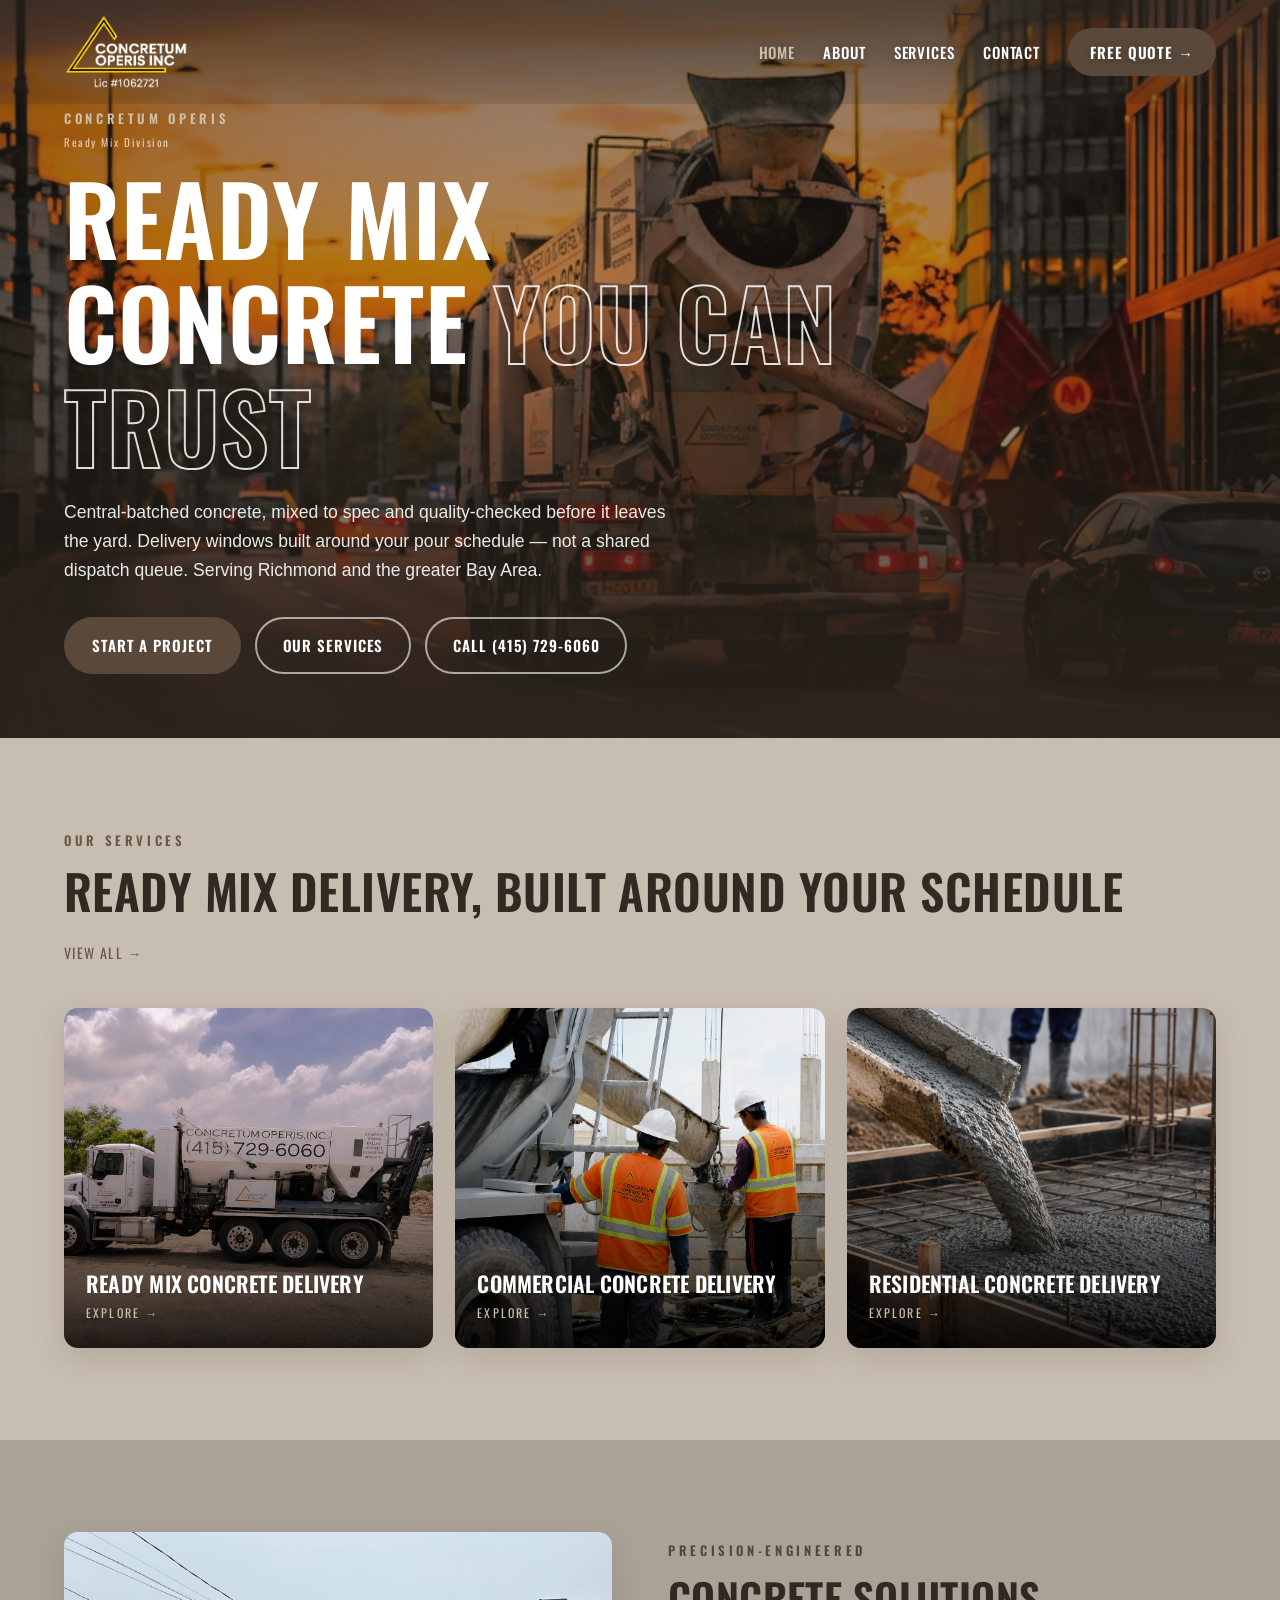
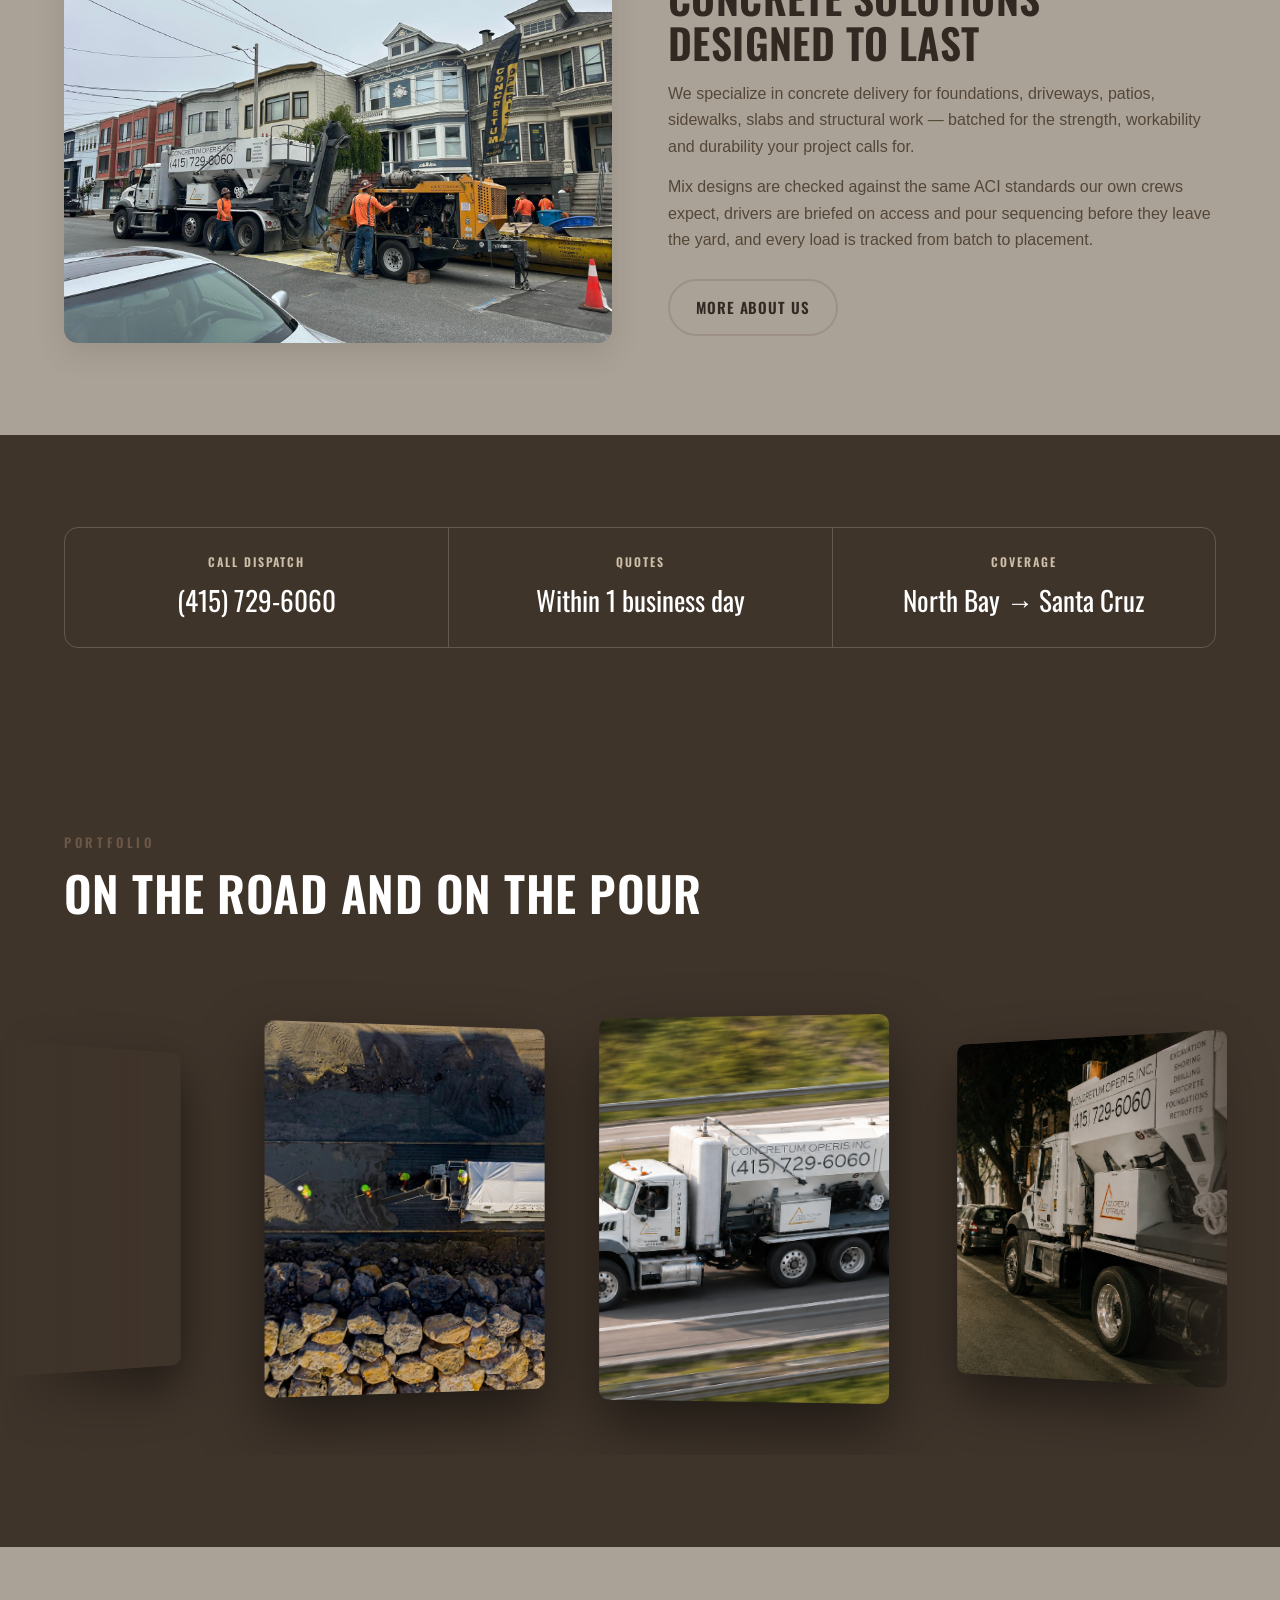
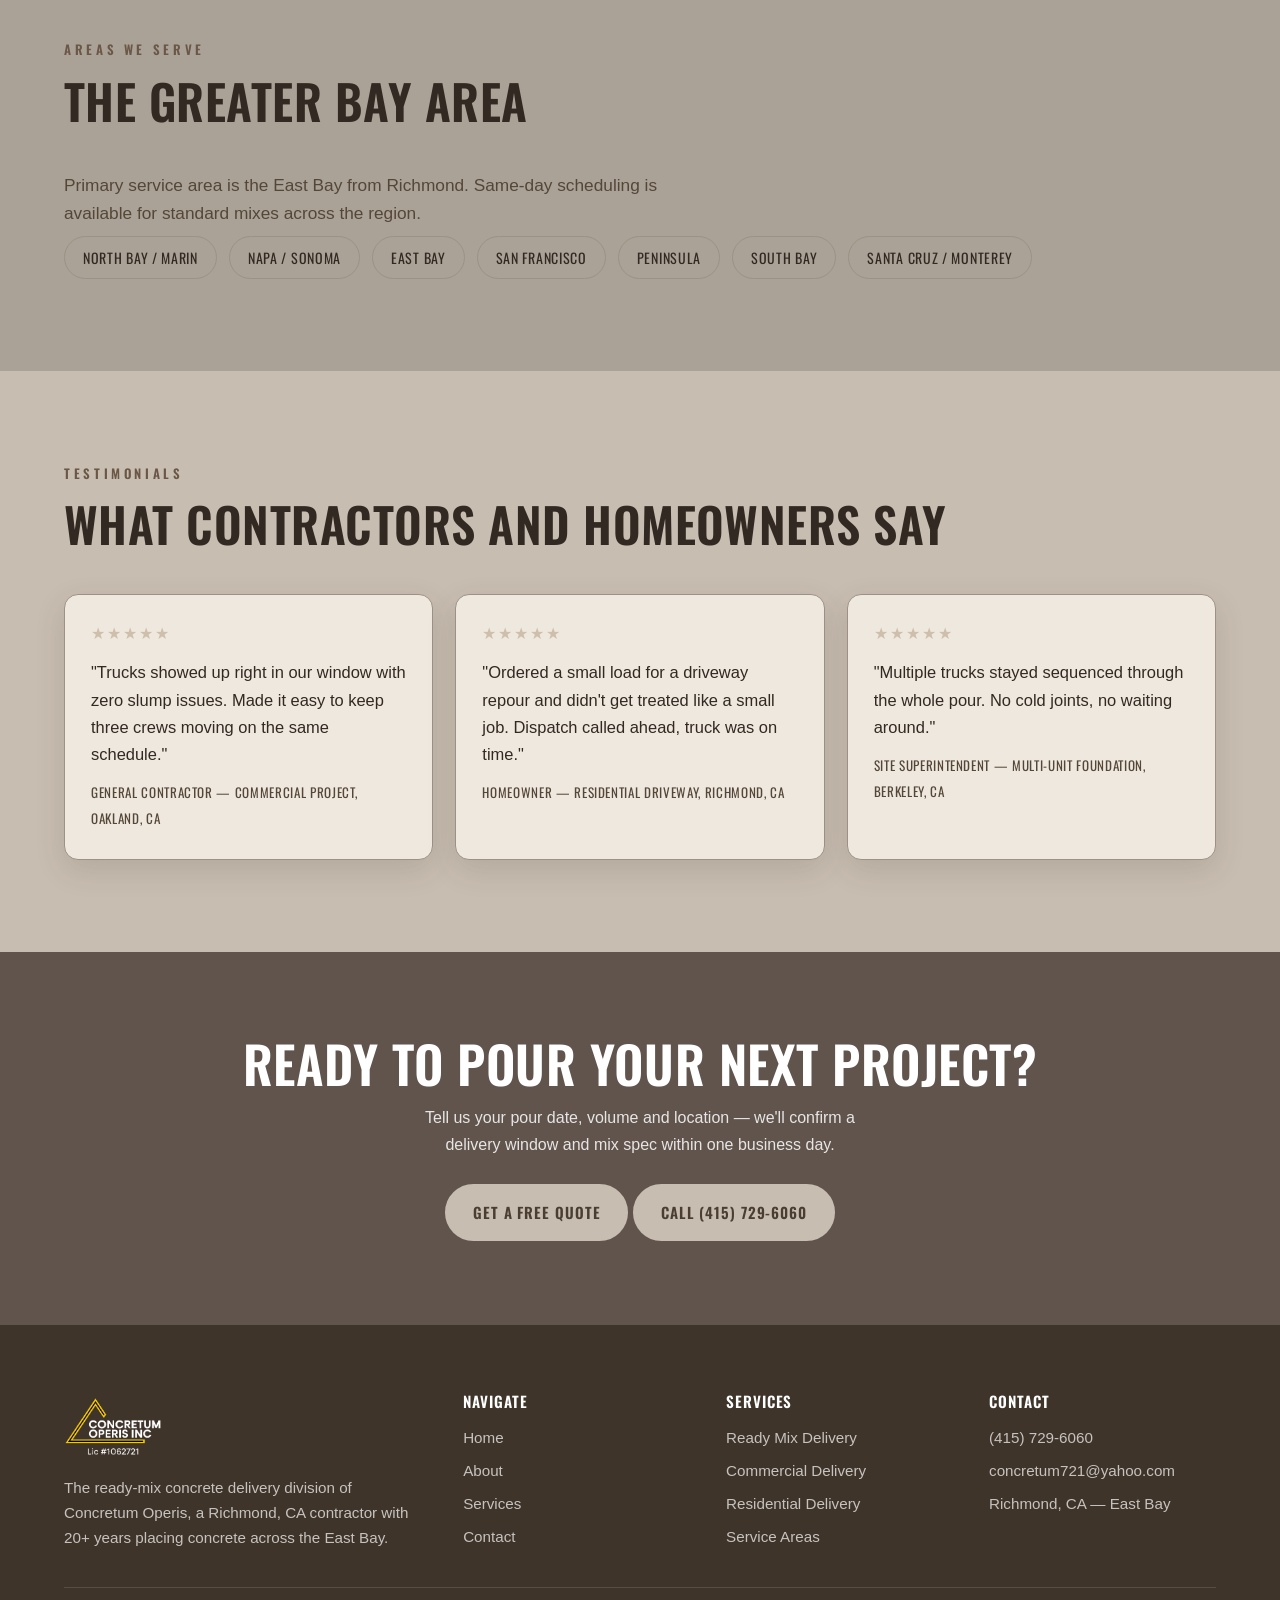
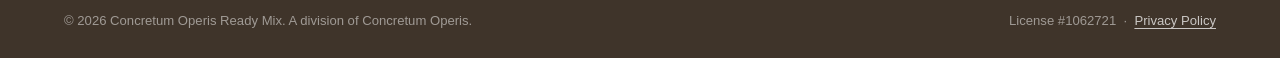
<file: public/index.html>
<!DOCTYPE html>
<html lang="en">
<head>
  <meta charset="UTF-8" />
  <meta name="viewport" content="width=device-width, initial-scale=1" />
  <title>Concretum Operis Ready Mix | Ready Mix Concrete Delivery — Richmond &amp; the East Bay</title>
  <meta name="description" content="Central-batched ready mix concrete delivered on schedule across the greater Bay Area. Residential, commercial and structural pours. Free quotes within one business day." />
  <link rel="canonical" href="https://rosangellinares.github.io/nuevo-sitio/" />
  <meta name="robots" content="index, follow, max-image-preview:large" />
  <meta name="theme-color" content="#3f342a" />
  <link rel="icon" type="image/svg+xml" href="assets/favicon.svg" />
  <meta property="og:type" content="website" />
  <meta property="og:site_name" content="Concretum Operis Ready Mix" />
  <meta property="og:locale" content="en_US" />
  <meta property="og:title" content="Concretum Operis Ready Mix | Ready Mix Concrete Delivery — Richmond &amp; the East Bay" />
  <meta property="og:description" content="Central-batched ready mix concrete delivered on schedule across the greater Bay Area. Residential, commercial and structural pours. Free quotes within one business day." />
  <meta property="og:url" content="https://rosangellinares.github.io/nuevo-sitio/" />
  <meta property="og:image" content="https://rosangellinares.github.io/nuevo-sitio/assets/hero-sunset.png" />
  <meta name="twitter:card" content="summary_large_image" />
  <meta name="twitter:title" content="Concretum Operis Ready Mix — Ready Mix Concrete Delivery" />
  <meta name="twitter:description" content="Central-batched ready mix concrete delivered on schedule across the greater Bay Area. Free quotes within one business day." />
  <meta name="twitter:image" content="https://rosangellinares.github.io/nuevo-sitio/assets/hero-sunset.png" />
  <link rel="preconnect" href="https://fonts.googleapis.com" />
  <link rel="preconnect" href="https://fonts.gstatic.com" crossorigin />
  <link href="https://fonts.googleapis.com/css2?family=Oswald:wght@400;500;600;700&display=swap" rel="stylesheet" />
  <link rel="stylesheet" href="styles.css?v=46" />
  <script type="application/ld+json">
  {"@context":"https://schema.org","@graph":[
    {"@type":"GeneralContractor","@id":"https://rosangellinares.github.io/nuevo-sitio/#business","name":"Concretum Operis Ready Mix","description":"Ready-mix concrete supply and delivery division of Concretum Operis, serving Richmond and the greater San Francisco Bay Area.","url":"https://rosangellinares.github.io/nuevo-sitio/","logo":"https://rosangellinares.github.io/nuevo-sitio/assets/logo-concretum.png","image":"https://rosangellinares.github.io/nuevo-sitio/assets/hero-sunset.png","telephone":"+1-415-729-6060","email":"concretum721@yahoo.com","slogan":"Ready mix concrete you can trust","parentOrganization":{"@type":"Organization","name":"Concretum Operis"},"address":{"@type":"PostalAddress","addressLocality":"Richmond","addressRegion":"CA","addressCountry":"US"},"areaServed":[{"@type":"AdministrativeArea","name":"San Francisco Bay Area"},{"@type":"AdministrativeArea","name":"East Bay"},{"@type":"AdministrativeArea","name":"North Bay"},{"@type":"AdministrativeArea","name":"San Francisco"},{"@type":"AdministrativeArea","name":"Peninsula"},{"@type":"AdministrativeArea","name":"South Bay"},{"@type":"AdministrativeArea","name":"Santa Cruz County"}],"openingHoursSpecification":[{"@type":"OpeningHoursSpecification","dayOfWeek":["Monday","Tuesday","Wednesday","Thursday","Friday","Saturday"],"opens":"05:30","closes":"22:00"},{"@type":"OpeningHoursSpecification","dayOfWeek":"Sunday","opens":"09:00","closes":"18:00"}],"identifier":{"@type":"PropertyValue","propertyID":"California Contractor License","value":"1062721"},"knowsAbout":["Ready mix concrete","Concrete delivery","Volumetric concrete mixing","Commercial concrete pours","Residential concrete"]},
    {"@type":"WebSite","@id":"https://rosangellinares.github.io/nuevo-sitio/#website","url":"https://rosangellinares.github.io/nuevo-sitio/","name":"Concretum Operis Ready Mix","inLanguage":"en-US","publisher":{"@id":"https://rosangellinares.github.io/nuevo-sitio/#business"}},
    {"@type":"WebPage","@id":"https://rosangellinares.github.io/nuevo-sitio/#webpage","url":"https://rosangellinares.github.io/nuevo-sitio/","name":"Concretum Operis Ready Mix | Ready Mix Concrete Delivery — Richmond & the East Bay","description":"Central-batched ready mix concrete delivered on schedule across the greater Bay Area. Residential, commercial and structural pours. Free quotes within one business day.","isPartOf":{"@id":"https://rosangellinares.github.io/nuevo-sitio/#website"},"about":{"@id":"https://rosangellinares.github.io/nuevo-sitio/#business"},"inLanguage":"en-US"}
  ]}
  </script>
</head>
<body>
  <header class="site-header">
    <div class="wrap">
      <a href="index.html" class="brand">
        <img class="l-dark" src="assets/logo-concretum.png" alt="Concretum Operis Ready Mix — Lic #1062721" />
        <img class="l-light" src="assets/logo-concretum-light.png" alt="Concretum Operis Ready Mix — Lic #1062721" />
      </a>
      <button class="nav-toggle" aria-label="Abrir menu" aria-expanded="false" aria-controls="site-nav">
        <span></span><span></span><span></span>
      </button>
      <nav class="nav" id="site-nav">
        <a href="index.html" aria-current="page">Home</a>
        <a href="about.html">About</a>
        <a href="services.html">Services</a>
        <a href="contact.html">Contact</a>
        <a href="https://wa.me/14157296060" class="btn-quote" target="_blank" rel="noopener">Free Quote &rarr;</a>
      </nav>
    </div>
  </header>

  <main>
    <section class="hero" style="background-image: linear-gradient(180deg, rgba(45,37,30,0.55) 0%, rgba(45,37,30,0.35) 40%, rgba(45,37,30,0.92) 100%), url('assets/hero-sunset.png');">
      <div class="wrap">
        <p class="eyebrow hero-kicker">
          <a href="https://concretumoperis.com" class="hk-parent" target="_blank" rel="noopener">Concretum Operis</a>
          <span class="hk-sub">Ready Mix Division</span>
        </p>
        <h1>Ready Mix Concrete <span class="outline">You Can Trust</span></h1>
        <p class="lead">Central-batched concrete, mixed to spec and quality-checked before it leaves
          the yard. Delivery windows built around your pour schedule &mdash; not a shared dispatch queue.
          Serving Richmond and the greater Bay Area.</p>
        <div class="pills">
          <a href="mailto:concretum721@yahoo.com?subject=Solicitud%20de%20cotizacion" class="btn btn-amber">Start a Project</a>
          <a href="services.html" class="btn btn-outline">Our Services</a>
          <a href="tel:+14157296060" class="btn btn-outline">Call (415) 729-6060</a>
        </div>
      </div>
    </section>

    <section class="section">
      <div class="wrap">
        <div class="section-head">
          <div>
            <p class="eyebrow">Our Services</p>
            <h2>Ready mix delivery, built around your schedule</h2>
          </div>
          <a href="services.html" class="link">View all &rarr;</a>
        </div>
        <div class="svc-grid">
          <a href="service-ready-mix.html" class="svc-card">
            <img loading="lazy" decoding="async" src="assets/truck-side.png" alt="Concretum Operis volumetric mixer truck" />
            <div class="txt"><h3>Ready Mix Concrete Delivery</h3><span class="go">Explore &rarr;</span></div>
          </a>
          <a href="service-commercial.html" class="svc-card">
            <img loading="lazy" decoding="async" src="assets/workers-pour.png" alt="Concretum Operis crew pouring concrete on a commercial site" />
            <div class="txt"><h3>Commercial Concrete Delivery</h3><span class="go">Explore &rarr;</span></div>
          </a>
          <a href="service-residential.html" class="svc-card">
            <img loading="lazy" decoding="async" src="assets/slab-pour.png" alt="Concrete poured into a rebar-tied residential slab form" />
            <div class="txt"><h3>Residential Concrete Delivery</h3><span class="go">Explore &rarr;</span></div>
          </a>
        </div>
      </div>
    </section>

    <section class="section panel">
      <div class="wrap">
        <div class="feature">
          <div class="media"><img loading="lazy" decoding="async" src="assets/job-sf-9th-ave-2.jpg" alt="Concretum Operis crew running the concrete pump line at a 9th Avenue job site in San Francisco" /></div>
          <div>
            <p class="eyebrow">Precision-Engineered</p>
            <h2>Concrete solutions designed to last</h2>
            <p>We specialize in concrete delivery for foundations, driveways, patios, sidewalks,
              slabs and structural work &mdash; batched for the strength, workability and durability
              your project calls for.</p>
            <p>Mix designs are checked against the same ACI standards our own crews expect, drivers
              are briefed on access and pour sequencing before they leave the yard, and every load is
              tracked from batch to placement.</p>
            <a href="about.html" class="btn btn-outline-dark">More About Us</a>
          </div>
        </div>
      </div>
    </section>

    <section class="section dark">
      <div class="wrap">
        <div class="callband">
          <div class="cell"><div class="k">Call Dispatch</div><div class="v"><a href="tel:+14157296060">(415) 729-6060</a></div></div>
          <div class="cell"><div class="k">Quotes</div><div class="v">Within 1 business day</div></div>
          <div class="cell"><div class="k">Coverage</div><div class="v">North Bay &rarr; Santa Cruz</div></div>
        </div>
      </div>
    </section>

    <section class="section dark">
      <div class="wrap">
        <div class="section-head">
          <div>
            <p class="eyebrow">Portfolio</p>
            <h2>On the road and on the pour</h2>
          </div>
        </div>
      </div>
      <div class="coverflow">
        <div class="cf-track">
          <div class="cf-item"><img loading="lazy" decoding="async" src="assets/workers-pour.png" alt="Crew placing concrete beside a Concretum Operis mixer" /></div>
          <div class="cf-item"><img loading="lazy" decoding="async" src="assets/job-sf-9th-ave-1.jpg" alt="Concretum Operis mixer truck and concrete pump on a residential pour on 9th Avenue, San Francisco" /></div>
          <div class="cf-item"><img loading="lazy" decoding="async" src="assets/truck-aerial.png" alt="Aerial view of a Concretum Operis mixer truck on a rural road" /></div>
          <div class="cf-item"><img loading="lazy" decoding="async" src="assets/truck-yard.png" alt="Concretum Operis mixer truck parked at the yard" /></div>
          <div class="cf-item"><img loading="lazy" decoding="async" src="assets/road-pour.png" alt="Aerial view of a roadway concrete pour" /></div>
          <div class="cf-item"><img loading="lazy" decoding="async" src="assets/truck-highway.png" alt="Concretum Operis mixer truck on the highway" /></div>
          <div class="cf-item"><img loading="lazy" decoding="async" src="assets/truck-night.png" alt="Concretum Operis mixer truck on a city street at night" /></div>
          <div class="cf-item"><img loading="lazy" decoding="async" src="assets/mixer-chute.jpg" alt="Close-up of a mixer drum discharging concrete" /></div>
          <div class="cf-item"><img loading="lazy" decoding="async" src="assets/truck-depot.png" alt="Mixer truck under the depot canopy" /></div>
          <div class="cf-item"><img loading="lazy" decoding="async" src="assets/truck-side.png" alt="Side view of a Concretum Operis volumetric mixer" /></div>
        </div>
      </div>
    </section>

    <section class="section panel">
      <div class="wrap">
        <div class="section-head"><div><p class="eyebrow">Areas We Serve</p><h2>The greater Bay Area</h2></div></div>
        <p class="intro">Primary service area is the East Bay from Richmond. Same-day scheduling is
          available for standard mixes across the region.</p>
        <div class="chips">
          <span>North Bay / Marin</span>
          <span>Napa / Sonoma</span>
          <span>East Bay</span>
          <span>San Francisco</span>
          <span>Peninsula</span>
          <span>South Bay</span>
          <span>Santa Cruz / Monterey</span>
        </div>
      </div>
    </section>

    <section class="section">
      <div class="wrap">
        <div class="section-head"><div><p class="eyebrow">Testimonials</p><h2>What contractors and homeowners say</h2></div></div>
        <div class="quotes">
          <figure class="quote">
            <div class="stars">&#9733;&#9733;&#9733;&#9733;&#9733;</div>
            <blockquote>"Trucks showed up right in our window with zero slump issues. Made it easy to keep three crews moving on the same schedule."</blockquote>
            <cite>General Contractor &mdash; Commercial project, Oakland, CA</cite>
          </figure>
          <figure class="quote">
            <div class="stars">&#9733;&#9733;&#9733;&#9733;&#9733;</div>
            <blockquote>"Ordered a small load for a driveway repour and didn't get treated like a small job. Dispatch called ahead, truck was on time."</blockquote>
            <cite>Homeowner &mdash; Residential driveway, Richmond, CA</cite>
          </figure>
          <figure class="quote">
            <div class="stars">&#9733;&#9733;&#9733;&#9733;&#9733;</div>
            <blockquote>"Multiple trucks stayed sequenced through the whole pour. No cold joints, no waiting around."</blockquote>
            <cite>Site Superintendent &mdash; Multi-unit foundation, Berkeley, CA</cite>
          </figure>
        </div>
      </div>
    </section>

    <section class="cta">
      <div class="wrap">
        <h2>Ready to pour your next project?</h2>
        <p>Tell us your pour date, volume and location — we'll confirm a delivery window and mix spec within one business day.</p>
        <div class="pills" style="justify-content:center">
          <a href="mailto:concretum721@yahoo.com?subject=Solicitud%20de%20cotizacion" class="btn btn-dark">Get a Free Quote</a>
          <a href="tel:+14157296060" class="btn btn-dark">Call (415) 729-6060</a>
        </div>
      </div>
    </section>
  </main>

  <footer class="site-footer">
    <div class="wrap">
      <div class="top">
        <div>
          <a href="index.html" class="brand">
            <img class="l-dark" src="assets/logo-concretum.png" alt="Concretum Operis Ready Mix" />
            <img class="l-light" src="assets/logo-concretum-light.png" alt="Concretum Operis Ready Mix" />
          </a>
          <p>The ready-mix concrete delivery division of Concretum Operis, a Richmond, CA contractor with 20+ years placing concrete across the East Bay.</p>
        </div>
        <div>
          <h4>Navigate</h4>
          <a href="index.html">Home</a>
          <a href="about.html">About</a>
          <a href="services.html">Services</a>
          <a href="contact.html">Contact</a>
        </div>
        <div>
          <h4>Services</h4>
          <a href="service-ready-mix.html">Ready Mix Delivery</a>
          <a href="service-commercial.html">Commercial Delivery</a>
          <a href="service-residential.html">Residential Delivery</a>
          <a href="services.html">Service Areas</a>
        </div>
        <div>
          <h4>Contact</h4>
          <a href="tel:+14157296060">(415) 729-6060</a>
          <a href="mailto:concretum721@yahoo.com">concretum721@yahoo.com</a>
          <a href="contact.html">Richmond, CA &mdash; East Bay</a>
        </div>
      </div>
      <div class="legal">
        <span>© 2026 Concretum Operis Ready Mix. A division of Concretum Operis.</span>
        <span>License #1062721 &nbsp;·&nbsp; <a href="privacy.html">Privacy Policy</a></span>
      </div>
    </div>
  </footer>
  <script src="app.js?v=46" defer></script>
</body>
</html>
</file>
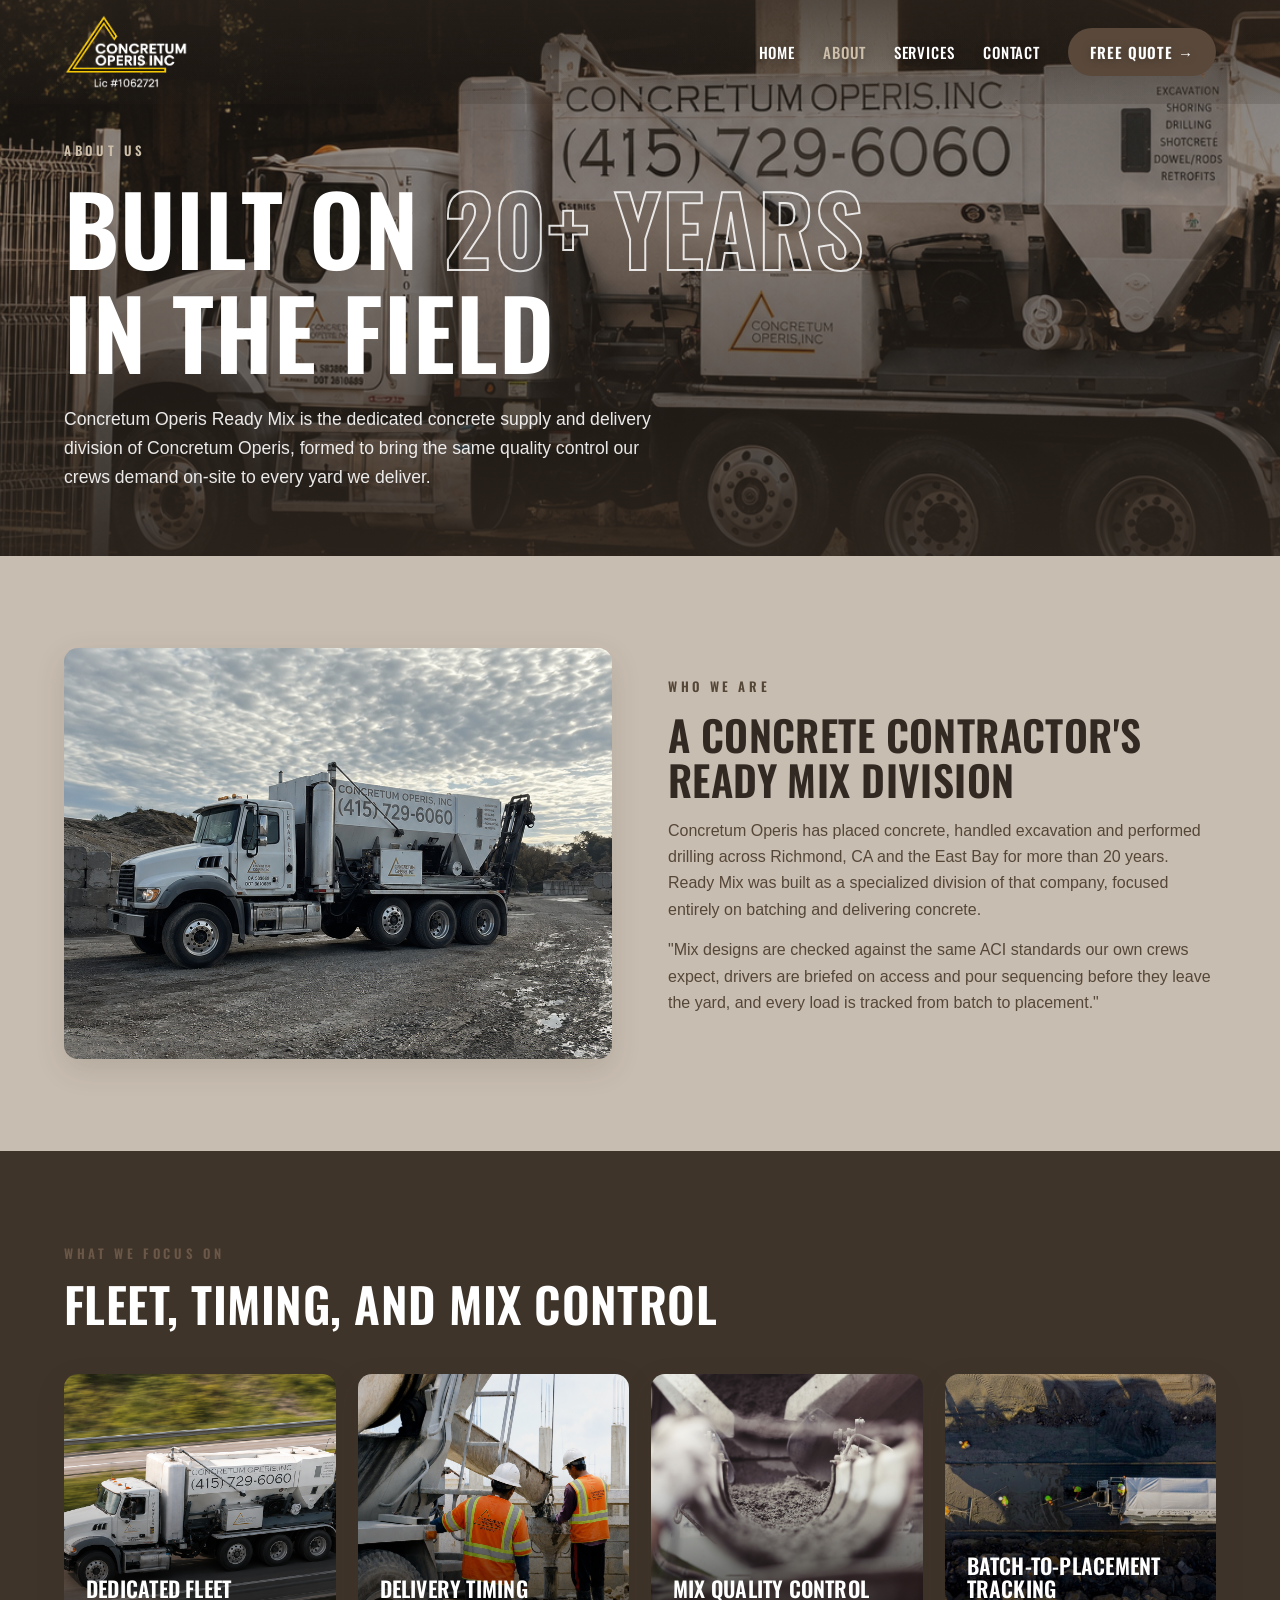
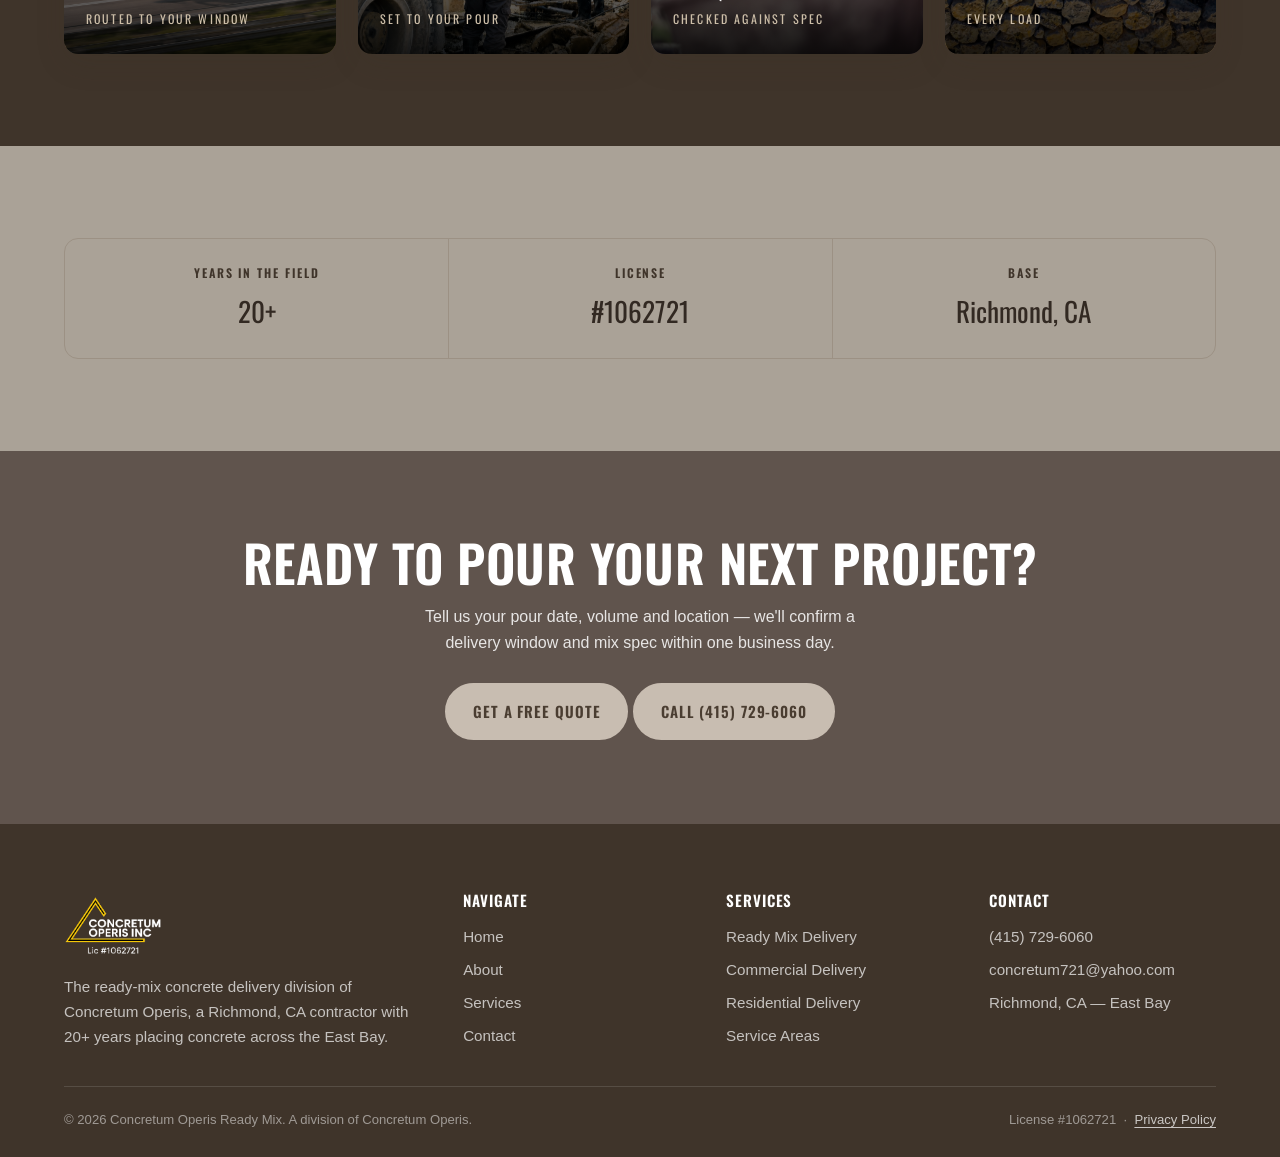
<file: public/about.html>
<!DOCTYPE html>
<html lang="en">
<head>
  <meta charset="UTF-8" />
  <meta name="viewport" content="width=device-width, initial-scale=1" />
  <title>About Concretum Operis Ready Mix | Concrete Supplier in Richmond, CA</title>
  <meta name="description" content="Built on 20+ years of Concretum Operis field experience — a concrete contractor's dedicated ready mix supply and delivery division in Richmond, CA." />
  <link rel="canonical" href="https://rosangellinares.github.io/nuevo-sitio/about.html" />
  <meta name="robots" content="index, follow, max-image-preview:large" />
  <meta name="theme-color" content="#3f342a" />
  <link rel="icon" type="image/svg+xml" href="assets/favicon.svg" />
  <meta property="og:type" content="website" />
  <meta property="og:site_name" content="Concretum Operis Ready Mix" />
  <meta property="og:locale" content="en_US" />
  <meta property="og:title" content="About Concretum Operis Ready Mix | Concrete Supplier in Richmond, CA" />
  <meta property="og:description" content="Built on 20+ years of Concretum Operis field experience — a concrete contractor's dedicated ready mix supply and delivery division in Richmond, CA." />
  <meta property="og:url" content="https://rosangellinares.github.io/nuevo-sitio/about.html" />
  <meta property="og:image" content="https://rosangellinares.github.io/nuevo-sitio/assets/truck-depot.png" />
  <meta name="twitter:card" content="summary_large_image" />
  <meta name="twitter:title" content="About Concretum Operis Ready Mix" />
  <meta name="twitter:description" content="A concrete contractor's dedicated ready mix supply and delivery division in Richmond, CA — built on 20+ years in the field." />
  <meta name="twitter:image" content="https://rosangellinares.github.io/nuevo-sitio/assets/truck-depot.png" />
  <link rel="preconnect" href="https://fonts.googleapis.com" />
  <link rel="preconnect" href="https://fonts.gstatic.com" crossorigin />
  <link href="https://fonts.googleapis.com/css2?family=Oswald:wght@400;500;600;700&display=swap" rel="stylesheet" />
  <link rel="stylesheet" href="styles.css?v=41" />
  <script type="application/ld+json">
  {"@context":"https://schema.org","@graph":[
    {"@type":"GeneralContractor","@id":"https://rosangellinares.github.io/nuevo-sitio/#business","name":"Concretum Operis Ready Mix","description":"Ready-mix concrete supply and delivery division of Concretum Operis, serving Richmond and the greater San Francisco Bay Area.","url":"https://rosangellinares.github.io/nuevo-sitio/","logo":"https://rosangellinares.github.io/nuevo-sitio/assets/logo-concretum.png","image":"https://rosangellinares.github.io/nuevo-sitio/assets/hero-sunset.png","telephone":"+1-415-729-6060","email":"concretum721@yahoo.com","slogan":"Ready mix concrete you can trust","parentOrganization":{"@type":"Organization","name":"Concretum Operis"},"address":{"@type":"PostalAddress","addressLocality":"Richmond","addressRegion":"CA","addressCountry":"US"},"areaServed":[{"@type":"AdministrativeArea","name":"San Francisco Bay Area"},{"@type":"AdministrativeArea","name":"East Bay"},{"@type":"AdministrativeArea","name":"North Bay"},{"@type":"AdministrativeArea","name":"San Francisco"},{"@type":"AdministrativeArea","name":"Peninsula"},{"@type":"AdministrativeArea","name":"South Bay"},{"@type":"AdministrativeArea","name":"Santa Cruz County"}],"openingHoursSpecification":[{"@type":"OpeningHoursSpecification","dayOfWeek":["Monday","Tuesday","Wednesday","Thursday","Friday","Saturday"],"opens":"05:30","closes":"22:00"},{"@type":"OpeningHoursSpecification","dayOfWeek":"Sunday","opens":"09:00","closes":"18:00"}],"identifier":{"@type":"PropertyValue","propertyID":"California Contractor License","value":"1062721"},"knowsAbout":["Ready mix concrete","Concrete delivery","Volumetric concrete mixing","Commercial concrete pours","Residential concrete"]},
    {"@type":"WebSite","@id":"https://rosangellinares.github.io/nuevo-sitio/#website","url":"https://rosangellinares.github.io/nuevo-sitio/","name":"Concretum Operis Ready Mix","inLanguage":"en-US","publisher":{"@id":"https://rosangellinares.github.io/nuevo-sitio/#business"}},
    {"@type":"AboutPage","@id":"https://rosangellinares.github.io/nuevo-sitio/about.html#webpage","url":"https://rosangellinares.github.io/nuevo-sitio/about.html","name":"About Concretum Operis Ready Mix | Concrete Supplier in Richmond, CA","description":"Built on 20+ years of Concretum Operis field experience — a concrete contractor's dedicated ready mix supply and delivery division in Richmond, CA.","isPartOf":{"@id":"https://rosangellinares.github.io/nuevo-sitio/#website"},"about":{"@id":"https://rosangellinares.github.io/nuevo-sitio/#business"},"inLanguage":"en-US"},
    {"@type":"BreadcrumbList","itemListElement":[
      {"@type":"ListItem","position":1,"name":"Home","item":"https://rosangellinares.github.io/nuevo-sitio/"},
      {"@type":"ListItem","position":2,"name":"About","item":"https://rosangellinares.github.io/nuevo-sitio/about.html"}
    ]}
  ]}
  </script>
</head>
<body>
  <header class="site-header">
    <div class="wrap">
      <a href="index.html" class="brand">
        <img class="l-dark" src="assets/logo-concretum.png" alt="Concretum Operis Ready Mix — Lic #1062721" />
        <img class="l-light" src="assets/logo-concretum-light.png" alt="Concretum Operis Ready Mix — Lic #1062721" />
      </a>
      <button class="nav-toggle" aria-label="Abrir menu" aria-expanded="false" aria-controls="site-nav">
        <span></span><span></span><span></span>
      </button>
      <nav class="nav" id="site-nav">
        <a href="index.html">Home</a>
        <a href="about.html" aria-current="page">About</a>
        <a href="services.html">Services</a>
        <a href="contact.html">Contact</a>
        <a href="https://wa.me/14157296060" class="btn-quote" target="_blank" rel="noopener">Free Quote &rarr;</a>
      </nav>
    </div>
  </header>

  <main>
    <section class="hero hero-sm" style="background-image: linear-gradient(180deg, rgba(45,37,30,0.5) 0%, rgba(45,37,30,0.45) 40%, rgba(45,37,30,0.9) 100%), url('assets/truck-depot.png');">
      <div class="wrap">
        <p class="eyebrow">About Us</p>
        <h1>Built On <span class="outline">20+ Years</span> In The Field</h1>
        <p class="lead">Concretum Operis Ready Mix is the dedicated concrete supply and delivery division of Concretum Operis, formed to bring the same quality control our crews demand on-site to every yard we deliver.</p>
      </div>
    </section>

    <section class="section">
      <div class="wrap">
        <div class="feature">
          <div class="media"><img loading="lazy" decoding="async" src="assets/truck-yard.png" alt="Concretum Operis mixer truck at the yard" /></div>
          <div>
            <p class="eyebrow">Who We Are</p>
            <h2>A concrete contractor's ready mix division</h2>
            <p>Concretum Operis has placed concrete, handled excavation and performed drilling across Richmond, CA and the East Bay for more than 20 years. Ready Mix was built as a specialized division of that company, focused entirely on batching and delivering concrete.</p>
            <p>"Mix designs are checked against the same ACI standards our own crews expect, drivers are briefed on access and pour sequencing before they leave the yard, and every load is tracked from batch to placement."</p>
          </div>
        </div>
      </div>
    </section>

    <section class="section dark">
      <div class="wrap">
        <div class="section-head"><div><p class="eyebrow">What We Focus On</p><h2>Fleet, timing, and mix control</h2></div></div>
        <div class="svc-grid">
          <div class="svc-card" style="min-height:280px">
            <img loading="lazy" decoding="async" src="assets/truck-highway.png" alt="Concretum Operis mixer truck on the highway" />
            <div class="txt"><h3>Dedicated Fleet</h3><span class="go">Routed to your window</span></div>
          </div>
          <div class="svc-card" style="min-height:280px">
            <img loading="lazy" decoding="async" src="assets/workers-pour.png" alt="Concrete placement crew" />
            <div class="txt"><h3>Delivery Timing</h3><span class="go">Set to your pour</span></div>
          </div>
          <div class="svc-card" style="min-height:280px">
            <img loading="lazy" decoding="async" src="assets/mixer-chute.jpg" alt="Concrete discharging from a mixer drum" />
            <div class="txt"><h3>Mix Quality Control</h3><span class="go">Checked against spec</span></div>
          </div>
          <div class="svc-card" style="min-height:280px">
            <img loading="lazy" decoding="async" src="assets/road-pour.png" alt="Roadway concrete pour from above" />
            <div class="txt"><h3>Batch-to-Placement Tracking</h3><span class="go">Every load</span></div>
          </div>
        </div>
      </div>
    </section>

    <section class="section panel">
      <div class="wrap">
        <div class="callband" style="color:var(--ink)">
          <div class="cell"><div class="k">Years in the field</div><div class="v" style="color:var(--ink)">20+</div></div>
          <div class="cell"><div class="k">License</div><div class="v" style="color:var(--ink)">#1062721</div></div>
          <div class="cell"><div class="k">Base</div><div class="v" style="color:var(--ink)">Richmond, CA</div></div>
        </div>
      </div>
    </section>

    <section class="cta">
      <div class="wrap">
        <h2>Ready to pour your next project?</h2>
        <p>Tell us your pour date, volume and location — we'll confirm a delivery window and mix spec within one business day.</p>
        <div class="pills" style="justify-content:center">
          <a href="mailto:concretum721@yahoo.com?subject=Solicitud%20de%20cotizacion" class="btn btn-dark">Get a Free Quote</a>
          <a href="tel:+14157296060" class="btn btn-dark">Call (415) 729-6060</a>
        </div>
      </div>
    </section>
  </main>

  <footer class="site-footer">
    <div class="wrap">
      <div class="top">
        <div>
          <a href="index.html" class="brand">
            <img class="l-dark" src="assets/logo-concretum.png" alt="Concretum Operis Ready Mix" />
            <img class="l-light" src="assets/logo-concretum-light.png" alt="Concretum Operis Ready Mix" />
          </a>
          <p>The ready-mix concrete delivery division of Concretum Operis, a Richmond, CA contractor with 20+ years placing concrete across the East Bay.</p>
        </div>
        <div>
          <h4>Navigate</h4>
          <a href="index.html">Home</a>
          <a href="about.html">About</a>
          <a href="services.html">Services</a>
          <a href="contact.html">Contact</a>
        </div>
        <div>
          <h4>Services</h4>
          <a href="service-ready-mix.html">Ready Mix Delivery</a>
          <a href="service-commercial.html">Commercial Delivery</a>
          <a href="service-residential.html">Residential Delivery</a>
          <a href="services.html">Service Areas</a>
        </div>
        <div>
          <h4>Contact</h4>
          <a href="tel:+14157296060">(415) 729-6060</a>
          <a href="mailto:concretum721@yahoo.com">concretum721@yahoo.com</a>
          <a href="contact.html">Richmond, CA &mdash; East Bay</a>
        </div>
      </div>
      <div class="legal">
        <span>© 2026 Concretum Operis Ready Mix. A division of Concretum Operis.</span>
        <span>License #1062721 &nbsp;·&nbsp; <a href="privacy.html">Privacy Policy</a></span>
      </div>
    </div>
  </footer>
  <script src="app.js?v=41" defer></script>
</body>
</html>
</file>
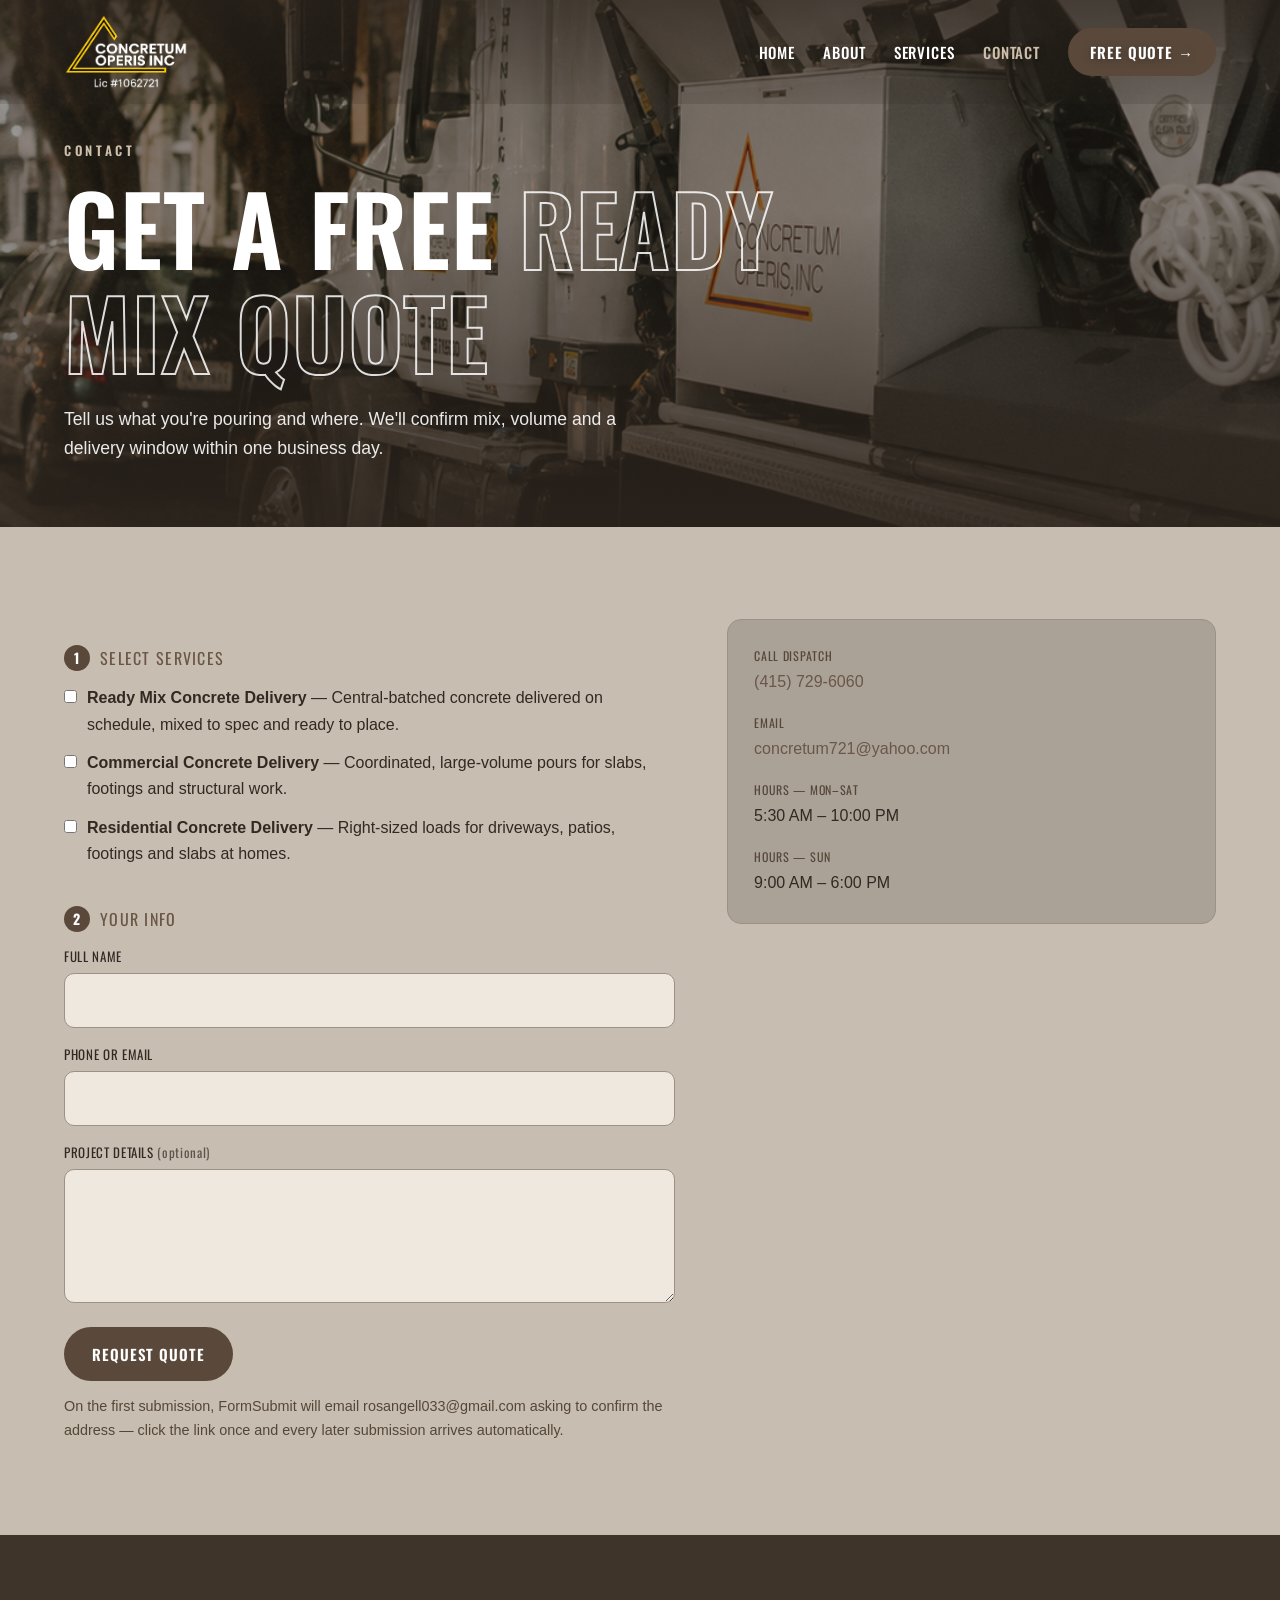
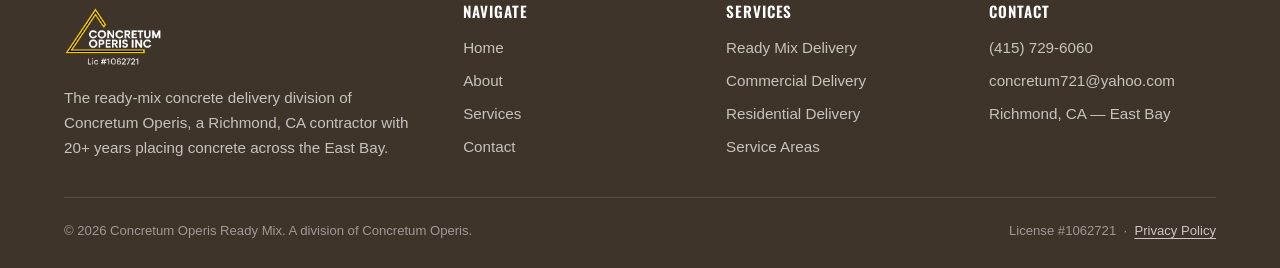
<file: public/contact.html>
<!DOCTYPE html>
<html lang="en">
<head>
  <meta charset="UTF-8" />
  <meta name="viewport" content="width=device-width, initial-scale=1" />
  <title>Contact &amp; Free Concrete Quote | Concretum Operis Ready Mix, Richmond CA</title>
  <meta name="description" content="Get a free ready mix quote. Tell us what you're pouring and where — we'll confirm mix, volume and a delivery window within one business day." />
  <link rel="canonical" href="https://rosangellinares.github.io/nuevo-sitio/contact.html" />
  <meta name="robots" content="index, follow, max-image-preview:large" />
  <meta name="theme-color" content="#3f342a" />
  <link rel="icon" type="image/svg+xml" href="assets/favicon.svg" />
  <meta property="og:type" content="website" />
  <meta property="og:site_name" content="Concretum Operis Ready Mix" />
  <meta property="og:locale" content="en_US" />
  <meta property="og:title" content="Contact &amp; Free Concrete Quote | Concretum Operis Ready Mix, Richmond CA" />
  <meta property="og:description" content="Get a free ready mix quote. Tell us what you're pouring and where — we'll confirm mix, volume and a delivery window within one business day." />
  <meta property="og:url" content="https://rosangellinares.github.io/nuevo-sitio/contact.html" />
  <meta property="og:image" content="https://rosangellinares.github.io/nuevo-sitio/assets/truck-night.png" />
  <meta name="twitter:card" content="summary_large_image" />
  <meta name="twitter:title" content="Contact &amp; Free Concrete Quote — Concretum Operis Ready Mix" />
  <meta name="twitter:description" content="Tell us what you're pouring and where — we'll confirm mix, volume and a delivery window within one business day." />
  <meta name="twitter:image" content="https://rosangellinares.github.io/nuevo-sitio/assets/truck-night.png" />
  <link rel="preconnect" href="https://fonts.googleapis.com" />
  <link rel="preconnect" href="https://fonts.gstatic.com" crossorigin />
  <link href="https://fonts.googleapis.com/css2?family=Oswald:wght@400;500;600;700&display=swap" rel="stylesheet" />
  <link rel="stylesheet" href="styles.css?v=41" />
  <script type="application/ld+json">
  {"@context":"https://schema.org","@graph":[
    {"@type":"GeneralContractor","@id":"https://rosangellinares.github.io/nuevo-sitio/#business","name":"Concretum Operis Ready Mix","description":"Ready-mix concrete supply and delivery division of Concretum Operis, serving Richmond and the greater San Francisco Bay Area.","url":"https://rosangellinares.github.io/nuevo-sitio/","logo":"https://rosangellinares.github.io/nuevo-sitio/assets/logo-concretum.png","image":"https://rosangellinares.github.io/nuevo-sitio/assets/hero-sunset.png","telephone":"+1-415-729-6060","email":"concretum721@yahoo.com","slogan":"Ready mix concrete you can trust","parentOrganization":{"@type":"Organization","name":"Concretum Operis"},"address":{"@type":"PostalAddress","addressLocality":"Richmond","addressRegion":"CA","addressCountry":"US"},"areaServed":[{"@type":"AdministrativeArea","name":"San Francisco Bay Area"},{"@type":"AdministrativeArea","name":"East Bay"},{"@type":"AdministrativeArea","name":"North Bay"},{"@type":"AdministrativeArea","name":"San Francisco"},{"@type":"AdministrativeArea","name":"Peninsula"},{"@type":"AdministrativeArea","name":"South Bay"},{"@type":"AdministrativeArea","name":"Santa Cruz County"}],"openingHoursSpecification":[{"@type":"OpeningHoursSpecification","dayOfWeek":["Monday","Tuesday","Wednesday","Thursday","Friday","Saturday"],"opens":"05:30","closes":"22:00"},{"@type":"OpeningHoursSpecification","dayOfWeek":"Sunday","opens":"09:00","closes":"18:00"}],"identifier":{"@type":"PropertyValue","propertyID":"California Contractor License","value":"1062721"},"knowsAbout":["Ready mix concrete","Concrete delivery","Volumetric concrete mixing","Commercial concrete pours","Residential concrete"]},
    {"@type":"WebSite","@id":"https://rosangellinares.github.io/nuevo-sitio/#website","url":"https://rosangellinares.github.io/nuevo-sitio/","name":"Concretum Operis Ready Mix","inLanguage":"en-US","publisher":{"@id":"https://rosangellinares.github.io/nuevo-sitio/#business"}},
    {"@type":"ContactPage","@id":"https://rosangellinares.github.io/nuevo-sitio/contact.html#webpage","url":"https://rosangellinares.github.io/nuevo-sitio/contact.html","name":"Contact & Free Concrete Quote | Concretum Operis Ready Mix, Richmond CA","description":"Get a free ready mix quote. Tell us what you're pouring and where — we'll confirm mix, volume and a delivery window within one business day.","isPartOf":{"@id":"https://rosangellinares.github.io/nuevo-sitio/#website"},"about":{"@id":"https://rosangellinares.github.io/nuevo-sitio/#business"},"inLanguage":"en-US"},
    {"@type":"BreadcrumbList","itemListElement":[
      {"@type":"ListItem","position":1,"name":"Home","item":"https://rosangellinares.github.io/nuevo-sitio/"},
      {"@type":"ListItem","position":2,"name":"Contact","item":"https://rosangellinares.github.io/nuevo-sitio/contact.html"}
    ]}
  ]}
  </script>
</head>
<body>
  <header class="site-header">
    <div class="wrap">
      <a href="index.html" class="brand">
        <img class="l-dark" src="assets/logo-concretum.png" alt="Concretum Operis Ready Mix — Lic #1062721" />
        <img class="l-light" src="assets/logo-concretum-light.png" alt="Concretum Operis Ready Mix — Lic #1062721" />
      </a>
      <button class="nav-toggle" aria-label="Abrir menu" aria-expanded="false" aria-controls="site-nav">
        <span></span><span></span><span></span>
      </button>
      <nav class="nav" id="site-nav">
        <a href="index.html">Home</a>
        <a href="about.html">About</a>
        <a href="services.html">Services</a>
        <a href="contact.html" aria-current="page">Contact</a>
        <a href="https://wa.me/14157296060" class="btn-quote" target="_blank" rel="noopener">Free Quote &rarr;</a>
      </nav>
    </div>
  </header>

  <main>
    <section class="hero hero-sm" style="background-image: linear-gradient(180deg, rgba(45,37,30,0.5) 0%, rgba(45,37,30,0.45) 40%, rgba(45,37,30,0.9) 100%), url('assets/truck-night.png');">
      <div class="wrap">
        <p class="eyebrow">Contact</p>
        <h1>Get A Free <span class="outline">Ready Mix Quote</span></h1>
        <p class="lead">Tell us what you're pouring and where. We'll confirm mix, volume and a delivery window within one business day.</p>
      </div>
    </section>

    <section class="section">
      <div class="wrap">
        <div class="contact-grid">
          <form action="https://formsubmit.co/rosangell033@gmail.com" method="POST">
            <input type="hidden" name="_subject" value="Nueva solicitud de cotizacion - Concretum Operis" />
            <input type="hidden" name="_template" value="table" />
            <input type="hidden" name="_captcha" value="false" />
            <div class="stepnum"><b>1</b> Select services</div>
            <div class="checks">
              <label><input type="checkbox" name="service" value="ready-mix" />
                <span><strong>Ready Mix Concrete Delivery</strong> — Central-batched concrete delivered on schedule, mixed to spec and ready to place.</span></label>
              <label><input type="checkbox" name="service" value="commercial" />
                <span><strong>Commercial Concrete Delivery</strong> — Coordinated, large-volume pours for slabs, footings and structural work.</span></label>
              <label><input type="checkbox" name="service" value="residential" />
                <span><strong>Residential Concrete Delivery</strong> — Right-sized loads for driveways, patios, footings and slabs at homes.</span></label>
            </div>

            <div class="stepnum"><b>2</b> Your info</div>
            <div class="field"><label for="name">Full name</label><input type="text" id="name" name="name" required /></div>
            <div class="field"><label for="contact">Phone or email</label><input type="text" id="contact" name="contact" required /></div>
            <div class="field"><label for="message">Project details <span style="text-transform:none;font-weight:400;opacity:0.7">(optional)</span></label><textarea id="message" name="message" rows="4"></textarea></div>
            <button type="submit" class="btn btn-amber">Request Quote</button>
            <p style="margin-top:14px;color:var(--muted);font-size:0.9rem">On the first submission, FormSubmit will email rosangell033@gmail.com asking to confirm the address &mdash; click the link once and every later submission arrives automatically.</p>
          </form>

          <aside>
            <dl class="infocard">
              <dt>Call Dispatch</dt>
              <dd><a href="tel:+14157296060">(415) 729-6060</a></dd>
              <dt>Email</dt>
              <dd><a href="mailto:concretum721@yahoo.com">concretum721@yahoo.com</a></dd>
              <dt>Hours — Mon&ndash;Sat</dt>
              <dd>5:30 AM – 10:00 PM</dd>
              <dt>Hours — Sun</dt>
              <dd>9:00 AM – 6:00 PM</dd>
            </dl>
          </aside>
        </div>
      </div>
    </section>
  </main>

  <footer class="site-footer">
    <div class="wrap">
      <div class="top">
        <div>
          <a href="index.html" class="brand">
            <img class="l-dark" src="assets/logo-concretum.png" alt="Concretum Operis Ready Mix" />
            <img class="l-light" src="assets/logo-concretum-light.png" alt="Concretum Operis Ready Mix" />
          </a>
          <p>The ready-mix concrete delivery division of Concretum Operis, a Richmond, CA contractor with 20+ years placing concrete across the East Bay.</p>
        </div>
        <div>
          <h4>Navigate</h4>
          <a href="index.html">Home</a>
          <a href="about.html">About</a>
          <a href="services.html">Services</a>
          <a href="contact.html">Contact</a>
        </div>
        <div>
          <h4>Services</h4>
          <a href="service-ready-mix.html">Ready Mix Delivery</a>
          <a href="service-commercial.html">Commercial Delivery</a>
          <a href="service-residential.html">Residential Delivery</a>
          <a href="services.html">Service Areas</a>
        </div>
        <div>
          <h4>Contact</h4>
          <a href="tel:+14157296060">(415) 729-6060</a>
          <a href="mailto:concretum721@yahoo.com">concretum721@yahoo.com</a>
          <a href="contact.html">Richmond, CA &mdash; East Bay</a>
        </div>
      </div>
      <div class="legal">
        <span>© 2026 Concretum Operis Ready Mix. A division of Concretum Operis.</span>
        <span>License #1062721 &nbsp;·&nbsp; <a href="privacy.html">Privacy Policy</a></span>
      </div>
    </div>
  </footer>
  <script src="app.js?v=41" defer></script>
</body>
</html>
</file>
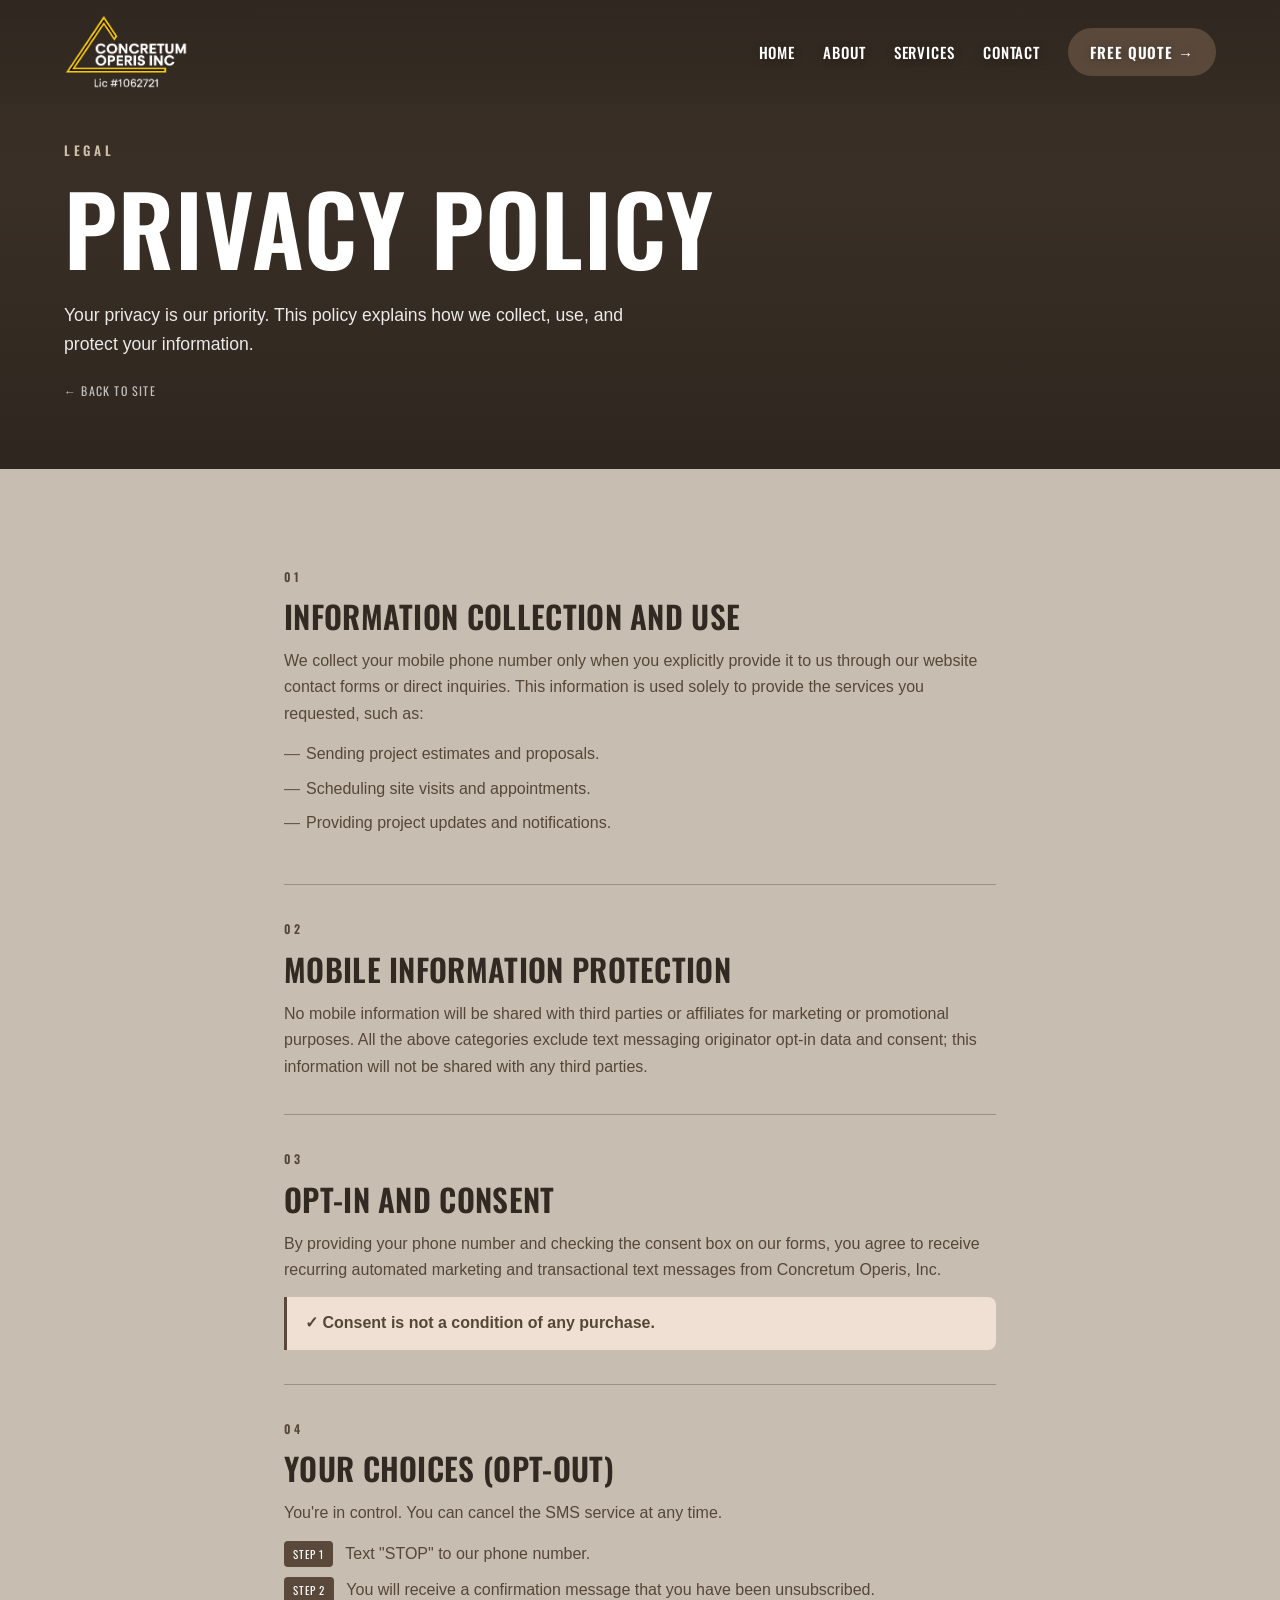
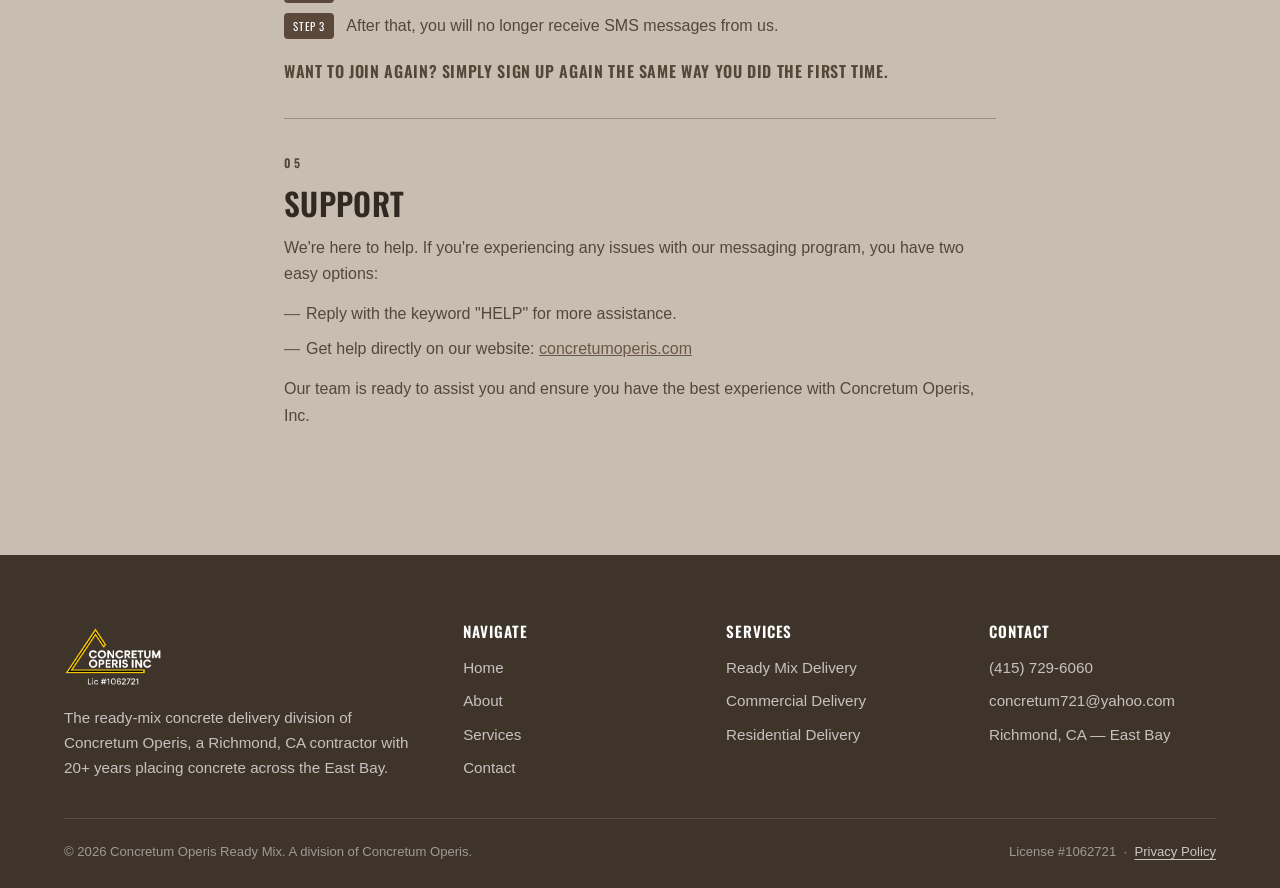
<file: public/privacy.html>
<!DOCTYPE html>
<html lang="en">
<head>
  <meta charset="UTF-8" />
  <meta name="viewport" content="width=device-width, initial-scale=1" />
  <title>Privacy Policy | Concretum Operis Ready Mix</title>
  <meta name="description" content="How Concretum Operis Ready Mix collects, uses and protects your information, including mobile phone numbers and SMS messaging consent and opt-out." />
  <link rel="canonical" href="https://rosangellinares.github.io/nuevo-sitio/privacy.html" />
  <meta name="robots" content="index, follow, max-image-preview:large" />
  <meta name="theme-color" content="#3f342a" />
  <link rel="icon" type="image/svg+xml" href="assets/favicon.svg" />
  <meta property="og:type" content="website" />
  <meta property="og:site_name" content="Concretum Operis Ready Mix" />
  <meta property="og:locale" content="en_US" />
  <meta property="og:title" content="Privacy Policy | Concretum Operis Ready Mix" />
  <meta property="og:description" content="How Concretum Operis Ready Mix collects, uses and protects your information, including mobile phone numbers and SMS messaging consent and opt-out." />
  <meta property="og:url" content="https://rosangellinares.github.io/nuevo-sitio/privacy.html" />
  <meta property="og:image" content="https://rosangellinares.github.io/nuevo-sitio/assets/hero-sunset.png" />
  <meta name="twitter:card" content="summary_large_image" />
  <meta name="twitter:title" content="Privacy Policy — Concretum Operis Ready Mix" />
  <meta name="twitter:description" content="How Concretum Operis Ready Mix collects, uses and protects your information, including SMS messaging consent and opt-out." />
  <meta name="twitter:image" content="https://rosangellinares.github.io/nuevo-sitio/assets/hero-sunset.png" />
  <link rel="preconnect" href="https://fonts.googleapis.com" />
  <link rel="preconnect" href="https://fonts.gstatic.com" crossorigin />
  <link href="https://fonts.googleapis.com/css2?family=Oswald:wght@400;500;600;700&display=swap" rel="stylesheet" />
  <link rel="stylesheet" href="styles.css?v=43" />
  <script type="application/ld+json">
  {"@context":"https://schema.org","@graph":[
    {"@type":"GeneralContractor","@id":"https://rosangellinares.github.io/nuevo-sitio/#business","name":"Concretum Operis Ready Mix","description":"Ready-mix concrete supply and delivery division of Concretum Operis, serving Richmond and the greater San Francisco Bay Area.","url":"https://rosangellinares.github.io/nuevo-sitio/","logo":"https://rosangellinares.github.io/nuevo-sitio/assets/logo-concretum.png","image":"https://rosangellinares.github.io/nuevo-sitio/assets/hero-sunset.png","telephone":"+1-415-729-6060","email":"concretum721@yahoo.com","slogan":"Ready mix concrete you can trust","parentOrganization":{"@type":"Organization","name":"Concretum Operis"},"address":{"@type":"PostalAddress","addressLocality":"Richmond","addressRegion":"CA","addressCountry":"US"},"areaServed":[{"@type":"AdministrativeArea","name":"San Francisco Bay Area"},{"@type":"AdministrativeArea","name":"East Bay"},{"@type":"AdministrativeArea","name":"North Bay"},{"@type":"AdministrativeArea","name":"San Francisco"},{"@type":"AdministrativeArea","name":"Peninsula"},{"@type":"AdministrativeArea","name":"South Bay"},{"@type":"AdministrativeArea","name":"Santa Cruz County"}],"openingHoursSpecification":[{"@type":"OpeningHoursSpecification","dayOfWeek":["Monday","Tuesday","Wednesday","Thursday","Friday","Saturday"],"opens":"05:30","closes":"22:00"},{"@type":"OpeningHoursSpecification","dayOfWeek":"Sunday","opens":"09:00","closes":"18:00"}],"identifier":{"@type":"PropertyValue","propertyID":"California Contractor License","value":"1062721"},"knowsAbout":["Ready mix concrete","Concrete delivery","Volumetric concrete mixing","Commercial concrete pours","Residential concrete"]},
    {"@type":"WebSite","@id":"https://rosangellinares.github.io/nuevo-sitio/#website","url":"https://rosangellinares.github.io/nuevo-sitio/","name":"Concretum Operis Ready Mix","inLanguage":"en-US","publisher":{"@id":"https://rosangellinares.github.io/nuevo-sitio/#business"}},
    {"@type":"WebPage","@id":"https://rosangellinares.github.io/nuevo-sitio/privacy.html#webpage","url":"https://rosangellinares.github.io/nuevo-sitio/privacy.html","name":"Privacy Policy | Concretum Operis Ready Mix","description":"How Concretum Operis Ready Mix collects, uses and protects your information, including mobile phone numbers and SMS messaging consent and opt-out.","isPartOf":{"@id":"https://rosangellinares.github.io/nuevo-sitio/#website"},"about":{"@id":"https://rosangellinares.github.io/nuevo-sitio/#business"},"inLanguage":"en-US"},
    {"@type":"BreadcrumbList","itemListElement":[
      {"@type":"ListItem","position":1,"name":"Home","item":"https://rosangellinares.github.io/nuevo-sitio/"},
      {"@type":"ListItem","position":2,"name":"Privacy Policy","item":"https://rosangellinares.github.io/nuevo-sitio/privacy.html"}
    ]}
  ]}
  </script>
</head>
<body>
  <header class="site-header">
    <div class="wrap">
      <a href="index.html" class="brand">
        <img class="l-dark" src="assets/logo-concretum.png" alt="Concretum Operis Ready Mix — Lic #1062721" />
        <img class="l-light" src="assets/logo-concretum-light.png" alt="Concretum Operis Ready Mix — Lic #1062721" />
      </a>
      <button class="nav-toggle" aria-label="Abrir menu" aria-expanded="false" aria-controls="site-nav">
        <span></span><span></span><span></span>
      </button>
      <nav class="nav" id="site-nav">
        <a href="index.html">Home</a>
        <a href="about.html">About</a>
        <a href="services.html">Services</a>
        <a href="contact.html">Contact</a>
        <a href="https://wa.me/14157296060" class="btn-quote" target="_blank" rel="noopener">Free Quote &rarr;</a>
      </nav>
    </div>
  </header>

  <main>
    <section class="hero hero-sm">
      <div class="wrap">
        <p class="eyebrow">Legal</p>
        <h1>Privacy Policy</h1>
        <p class="lead">Your privacy is our priority. This policy explains how we collect, use, and protect your information.</p>
        <a href="index.html" class="hero-back" data-back>&larr; Back to site</a>
      </div>
    </section>

    <section class="section">
      <div class="wrap legal-doc">
        <div class="ldoc-block">
          <p class="ldoc-num">01</p>
          <h2>Information Collection and Use</h2>
          <p>We collect your mobile phone number only when you explicitly provide it to us through our
            website contact forms or direct inquiries. This information is used solely to provide the
            services you requested, such as:</p>
          <ul class="ldoc-list">
            <li>Sending project estimates and proposals.</li>
            <li>Scheduling site visits and appointments.</li>
            <li>Providing project updates and notifications.</li>
          </ul>
        </div>

        <div class="ldoc-block">
          <p class="ldoc-num">02</p>
          <h2>Mobile Information Protection</h2>
          <p>No mobile information will be shared with third parties or affiliates for marketing or
            promotional purposes. All the above categories exclude text messaging originator opt-in
            data and consent; this information will not be shared with any third parties.</p>
        </div>

        <div class="ldoc-block">
          <p class="ldoc-num">03</p>
          <h2>Opt-In and Consent</h2>
          <p>By providing your phone number and checking the consent box on our forms, you agree to
            receive recurring automated marketing and transactional text messages from Concretum
            Operis, Inc.</p>
          <p class="ldoc-note">&#10003; Consent is not a condition of any purchase.</p>
        </div>

        <div class="ldoc-block">
          <p class="ldoc-num">04</p>
          <h2>Your Choices (Opt-Out)</h2>
          <p>You're in control. You can cancel the SMS service at any time.</p>
          <ol class="ldoc-steps">
            <li><span class="s">Step 1</span> Text "STOP" to our phone number.</li>
            <li><span class="s">Step 2</span> You will receive a confirmation message that you have been unsubscribed.</li>
            <li><span class="s">Step 3</span> After that, you will no longer receive SMS messages from us.</li>
          </ol>
          <p class="ldoc-callout">Want to join again? Simply sign up again the same way you did the first time.</p>
        </div>

        <div class="ldoc-block">
          <p class="ldoc-num">05</p>
          <h2>Support</h2>
          <p>We're here to help. If you're experiencing any issues with our messaging program, you have
            two easy options:</p>
          <ul class="ldoc-list">
            <li>Reply with the keyword "HELP" for more assistance.</li>
            <li>Get help directly on our website: <a href="https://concretumoperis.com" target="_blank" rel="noopener">concretumoperis.com</a></li>
          </ul>
          <p>Our team is ready to assist you and ensure you have the best experience with Concretum
            Operis, Inc.</p>
        </div>
      </div>
    </section>
  </main>

  <footer class="site-footer">
    <div class="wrap">
      <div class="top">
        <div>
          <a href="index.html" class="brand">
            <img class="l-dark" src="assets/logo-concretum.png" alt="Concretum Operis Ready Mix" />
            <img class="l-light" src="assets/logo-concretum-light.png" alt="Concretum Operis Ready Mix" />
          </a>
          <p>The ready-mix concrete delivery division of Concretum Operis, a Richmond, CA contractor with 20+ years placing concrete across the East Bay.</p>
        </div>
        <div>
          <h4>Navigate</h4>
          <a href="index.html">Home</a>
          <a href="about.html">About</a>
          <a href="services.html">Services</a>
          <a href="contact.html">Contact</a>
        </div>
        <div>
          <h4>Services</h4>
          <a href="service-ready-mix.html">Ready Mix Delivery</a>
          <a href="service-commercial.html">Commercial Delivery</a>
          <a href="service-residential.html">Residential Delivery</a>
        </div>
        <div>
          <h4>Contact</h4>
          <a href="tel:+14157296060">(415) 729-6060</a>
          <a href="mailto:concretum721@yahoo.com">concretum721@yahoo.com</a>
          <a href="contact.html">Richmond, CA &mdash; East Bay</a>
        </div>
      </div>
      <div class="legal">
        <span>© 2026 Concretum Operis Ready Mix. A division of Concretum Operis.</span>
        <span>License #1062721 &nbsp;·&nbsp; <a href="privacy.html">Privacy Policy</a></span>
      </div>
    </div>
  </footer>
  <script src="app.js?v=43" defer></script>
</body>
</html>
</file>
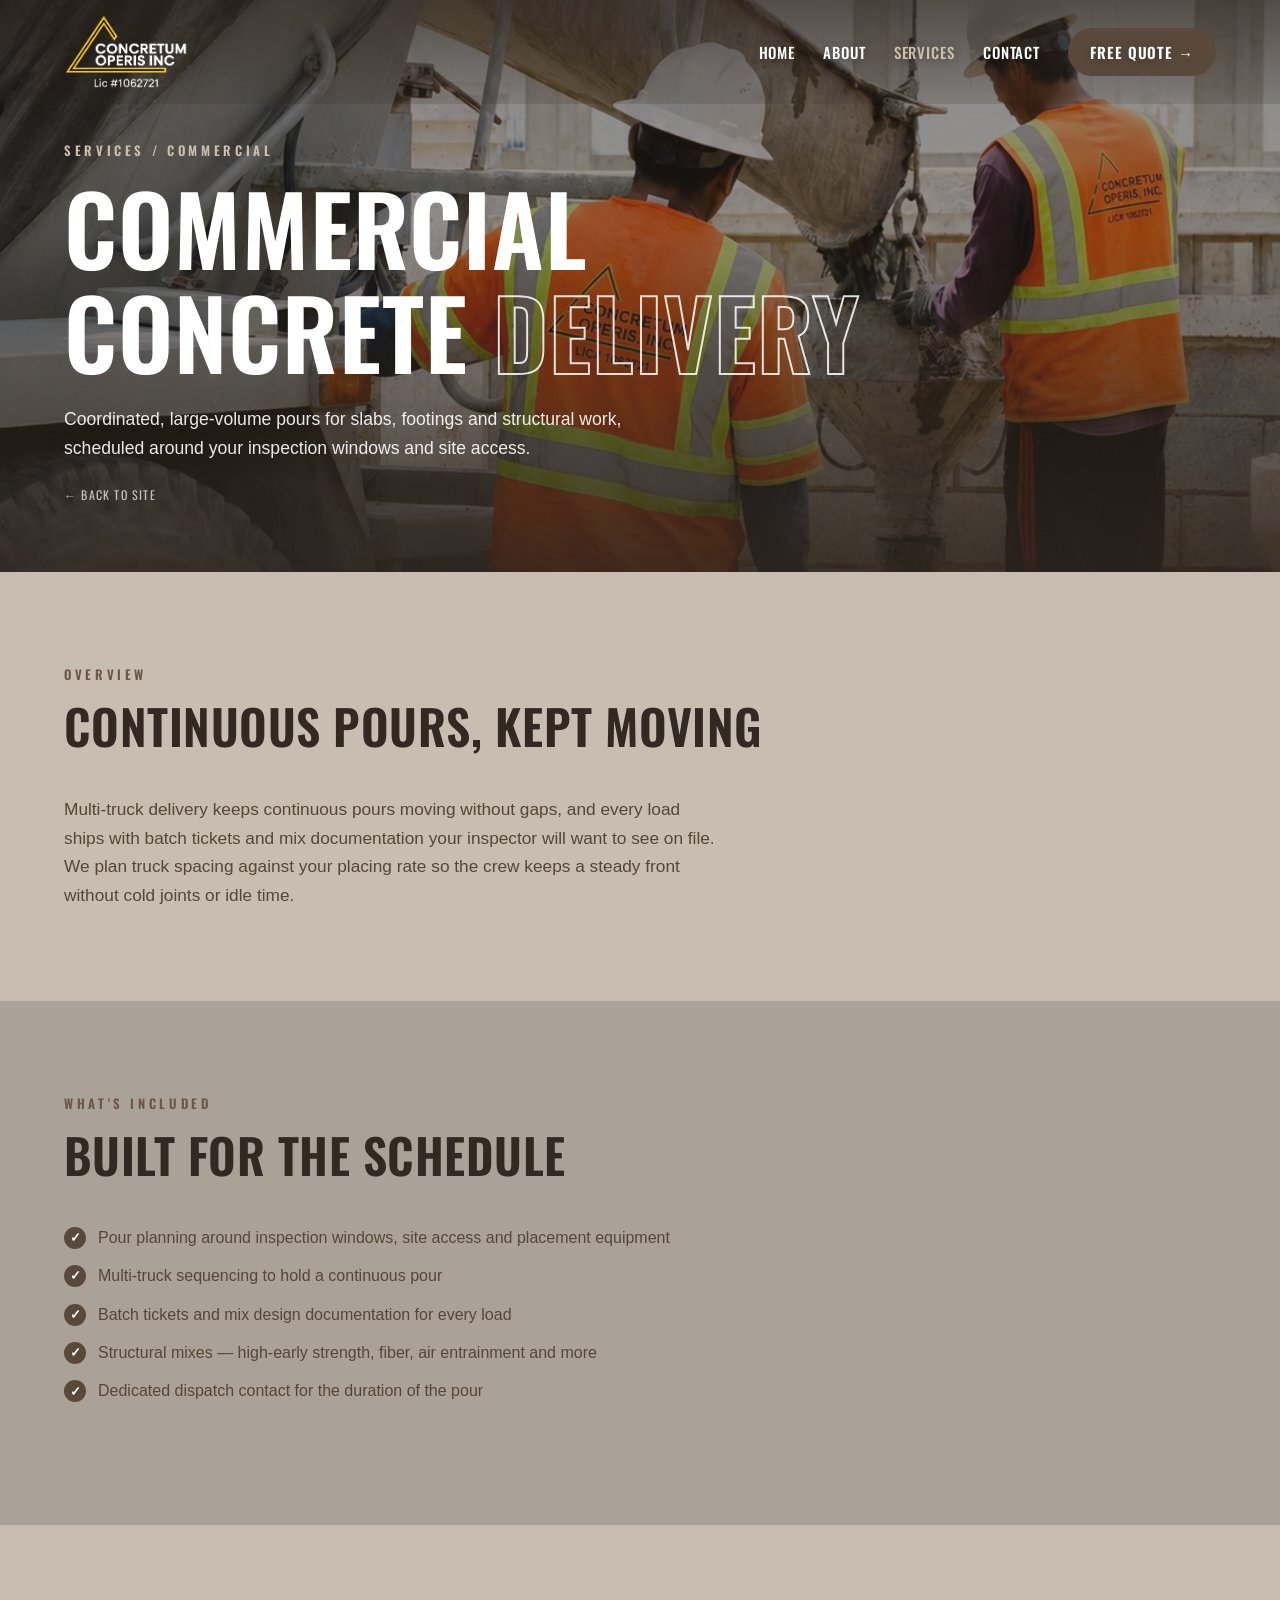
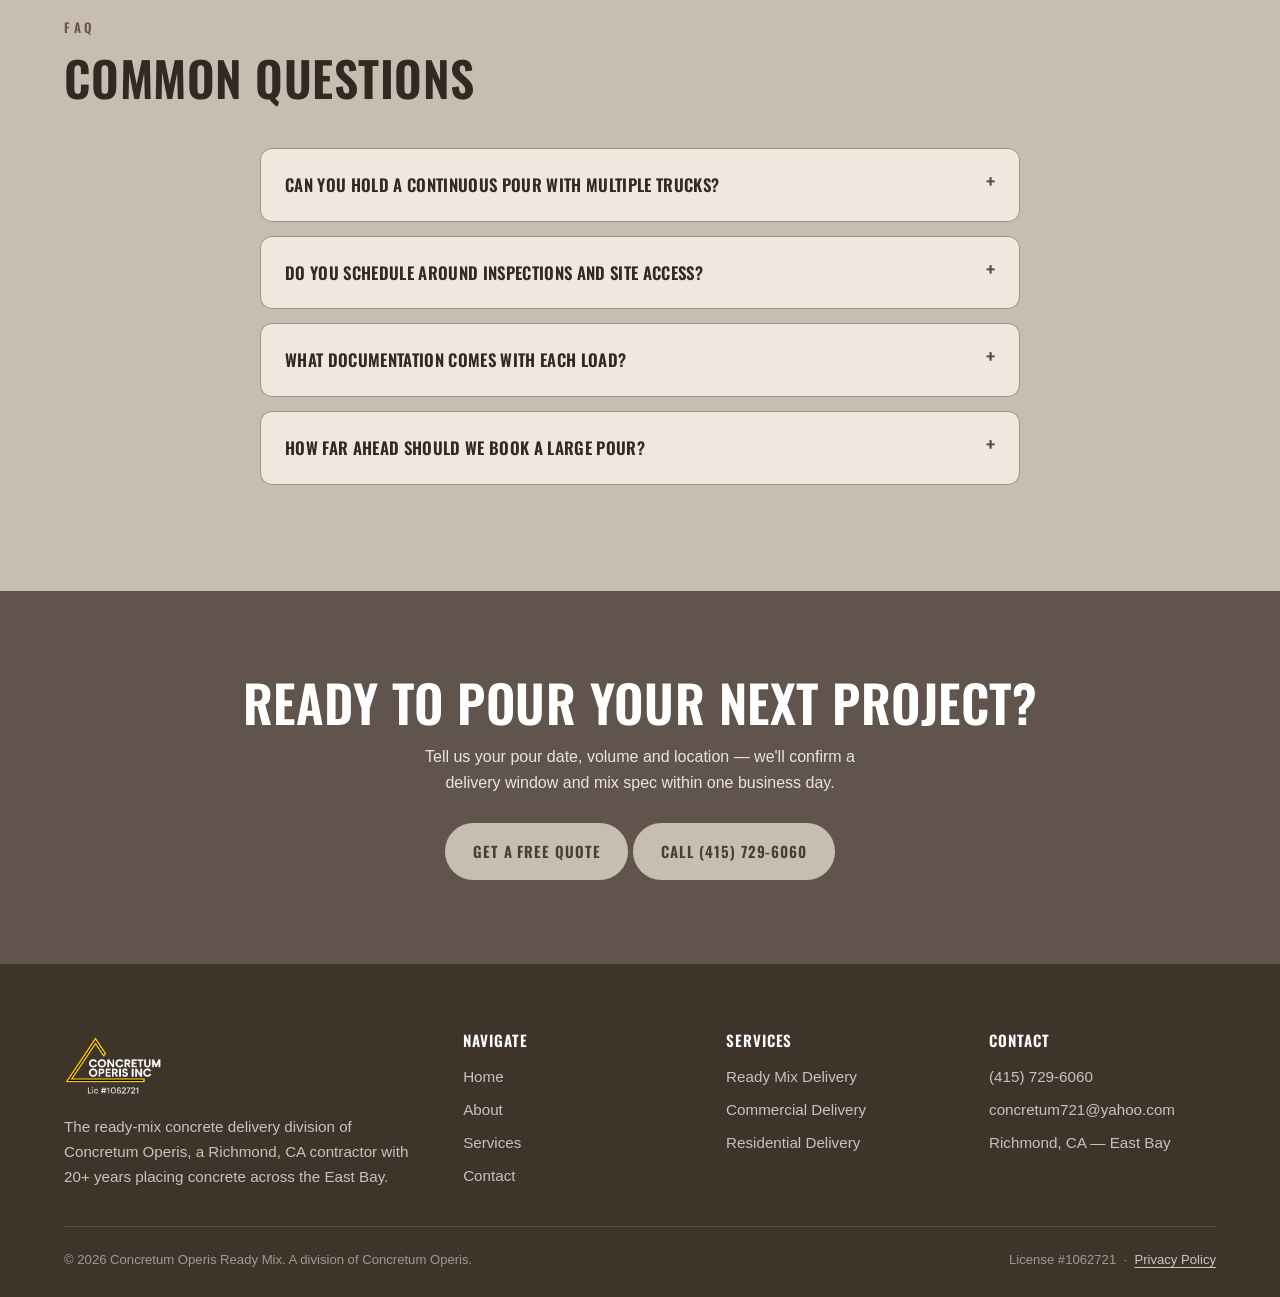
<file: public/service-commercial.html>
<!DOCTYPE html>
<html lang="en">
<head>
  <meta charset="UTF-8" />
  <meta name="viewport" content="width=device-width, initial-scale=1" />
  <title>Commercial Concrete Delivery | Concretum Operis Ready Mix</title>
  <meta name="description" content="Coordinated, large-volume concrete delivery for commercial slabs, footings and structural work across the greater Bay Area — multi-truck pours with full documentation." />
  <link rel="canonical" href="https://rosangellinares.github.io/nuevo-sitio/service-commercial.html" />
  <meta name="robots" content="index, follow, max-image-preview:large" />
  <meta name="theme-color" content="#3f342a" />
  <link rel="icon" type="image/svg+xml" href="assets/favicon.svg" />
  <meta property="og:type" content="website" />
  <meta property="og:site_name" content="Concretum Operis Ready Mix" />
  <meta property="og:locale" content="en_US" />
  <meta property="og:title" content="Commercial Concrete Delivery | Concretum Operis Ready Mix" />
  <meta property="og:description" content="Coordinated, large-volume concrete delivery for commercial slabs, footings and structural work across the greater Bay Area — multi-truck pours with full documentation." />
  <meta property="og:url" content="https://rosangellinares.github.io/nuevo-sitio/service-commercial.html" />
  <meta property="og:image" content="https://rosangellinares.github.io/nuevo-sitio/assets/workers-pour.png" />
  <meta name="twitter:card" content="summary_large_image" />
  <meta name="twitter:title" content="Commercial Concrete Delivery — Concretum Operis Ready Mix" />
  <meta name="twitter:description" content="Coordinated, large-volume concrete delivery for commercial slabs, footings and structural work — multi-truck pours with full documentation." />
  <meta name="twitter:image" content="https://rosangellinares.github.io/nuevo-sitio/assets/workers-pour.png" />
  <link rel="preconnect" href="https://fonts.googleapis.com" />
  <link rel="preconnect" href="https://fonts.gstatic.com" crossorigin />
  <link href="https://fonts.googleapis.com/css2?family=Oswald:wght@400;500;600;700&display=swap" rel="stylesheet" />
  <link rel="stylesheet" href="styles.css?v=41" />
  <script type="application/ld+json">
  {"@context":"https://schema.org","@graph":[
    {"@type":"GeneralContractor","@id":"https://rosangellinares.github.io/nuevo-sitio/#business","name":"Concretum Operis Ready Mix","description":"Ready-mix concrete supply and delivery division of Concretum Operis, serving Richmond and the greater San Francisco Bay Area.","url":"https://rosangellinares.github.io/nuevo-sitio/","logo":"https://rosangellinares.github.io/nuevo-sitio/assets/logo-concretum.png","image":"https://rosangellinares.github.io/nuevo-sitio/assets/hero-sunset.png","telephone":"+1-415-729-6060","email":"concretum721@yahoo.com","slogan":"Ready mix concrete you can trust","parentOrganization":{"@type":"Organization","name":"Concretum Operis"},"address":{"@type":"PostalAddress","addressLocality":"Richmond","addressRegion":"CA","addressCountry":"US"},"areaServed":[{"@type":"AdministrativeArea","name":"San Francisco Bay Area"},{"@type":"AdministrativeArea","name":"East Bay"},{"@type":"AdministrativeArea","name":"North Bay"},{"@type":"AdministrativeArea","name":"San Francisco"},{"@type":"AdministrativeArea","name":"Peninsula"},{"@type":"AdministrativeArea","name":"South Bay"},{"@type":"AdministrativeArea","name":"Santa Cruz County"}],"openingHoursSpecification":[{"@type":"OpeningHoursSpecification","dayOfWeek":["Monday","Tuesday","Wednesday","Thursday","Friday","Saturday"],"opens":"05:30","closes":"22:00"},{"@type":"OpeningHoursSpecification","dayOfWeek":"Sunday","opens":"09:00","closes":"18:00"}],"identifier":{"@type":"PropertyValue","propertyID":"California Contractor License","value":"1062721"},"knowsAbout":["Ready mix concrete","Concrete delivery","Volumetric concrete mixing","Commercial concrete pours","Residential concrete"]},
    {"@type":"WebSite","@id":"https://rosangellinares.github.io/nuevo-sitio/#website","url":"https://rosangellinares.github.io/nuevo-sitio/","name":"Concretum Operis Ready Mix","inLanguage":"en-US","publisher":{"@id":"https://rosangellinares.github.io/nuevo-sitio/#business"}},
    {"@type":"Service","@id":"https://rosangellinares.github.io/nuevo-sitio/service-commercial.html#service","name":"Commercial Concrete Delivery","serviceType":"Commercial concrete delivery","url":"https://rosangellinares.github.io/nuevo-sitio/service-commercial.html","description":"Coordinated, large-volume concrete delivery for commercial slabs, footings and structural work across the greater Bay Area — multi-truck pours with full documentation.","provider":{"@id":"https://rosangellinares.github.io/nuevo-sitio/#business"},"areaServed":{"@type":"AdministrativeArea","name":"San Francisco Bay Area"}},
    {"@type":"FAQPage","mainEntity":[
      {"@type":"Question","name":"Can you hold a continuous pour with multiple trucks?","acceptedAnswer":{"@type":"Answer","text":"Yes. We sequence trucks against your placing rate to keep a steady front without cold joints or idle time."}},
      {"@type":"Question","name":"Do you schedule around inspections and site access?","acceptedAnswer":{"@type":"Answer","text":"We plan delivery windows around your inspection and access constraints, and confirm the schedule the day before."}},
      {"@type":"Question","name":"What documentation comes with each load?","acceptedAnswer":{"@type":"Answer","text":"Batch tickets and mix design documentation for every truck, ready for your inspector's file."}},
      {"@type":"Question","name":"How far ahead should we book a large pour?","acceptedAnswer":{"@type":"Answer","text":"A few days' lead time lets us reserve truck and plant capacity for your window."}}
    ]},
    {"@type":"BreadcrumbList","itemListElement":[
      {"@type":"ListItem","position":1,"name":"Home","item":"https://rosangellinares.github.io/nuevo-sitio/"},
      {"@type":"ListItem","position":2,"name":"Services","item":"https://rosangellinares.github.io/nuevo-sitio/services.html"},
      {"@type":"ListItem","position":3,"name":"Commercial Concrete Delivery","item":"https://rosangellinares.github.io/nuevo-sitio/service-commercial.html"}
    ]}
  ]}
  </script>
</head>
<body>
  <header class="site-header">
    <div class="wrap">
      <a href="index.html" class="brand">
        <img class="l-dark" src="assets/logo-concretum.png" alt="Concretum Operis Ready Mix — Lic #1062721" />
        <img class="l-light" src="assets/logo-concretum-light.png" alt="Concretum Operis Ready Mix — Lic #1062721" />
      </a>
      <button class="nav-toggle" aria-label="Abrir menu" aria-expanded="false" aria-controls="site-nav">
        <span></span><span></span><span></span>
      </button>
      <nav class="nav" id="site-nav">
        <a href="index.html">Home</a>
        <a href="about.html">About</a>
        <a href="services.html" aria-current="page">Services</a>
        <a href="contact.html">Contact</a>
        <a href="https://wa.me/14157296060" class="btn-quote" target="_blank" rel="noopener">Free Quote &rarr;</a>
      </nav>
    </div>
  </header>

  <main>
    <section class="hero hero-sm" style="background-image: linear-gradient(180deg, rgba(45,37,30,0.5) 0%, rgba(45,37,30,0.45) 40%, rgba(45,37,30,0.9) 100%), url('assets/workers-pour.png');">
      <div class="wrap">
        <p class="eyebrow"><a href="services.html" style="color:inherit;text-decoration:none">Services</a> / Commercial</p>
        <h1>Commercial Concrete <span class="outline">Delivery</span></h1>
        <p class="lead">Coordinated, large-volume pours for slabs, footings and structural work, scheduled around your inspection windows and site access.</p>
        <a href="services.html" class="hero-back">&larr; Back to site</a>
      </div>
    </section>

    <section class="section">
      <div class="wrap">
        <div class="section-head"><div><p class="eyebrow">Overview</p><h2>Continuous pours, kept moving</h2></div></div>
        <p class="intro">Multi-truck delivery keeps continuous pours moving without gaps, and every load ships with batch tickets and mix documentation your inspector will want to see on file. We plan truck spacing against your placing rate so the crew keeps a steady front without cold joints or idle time.</p>
      </div>
    </section>

    <section class="section panel">
      <div class="wrap">
        <div class="section-head"><div><p class="eyebrow">What's Included</p><h2>Built for the schedule</h2></div></div>
        <ul class="checklist">
          <li>Pour planning around inspection windows, site access and placement equipment</li>
          <li>Multi-truck sequencing to hold a continuous pour</li>
          <li>Batch tickets and mix design documentation for every load</li>
          <li>Structural mixes &mdash; high-early strength, fiber, air entrainment and more</li>
          <li>Dedicated dispatch contact for the duration of the pour</li>
        </ul>
      </div>
    </section>

    <section class="section">
      <div class="wrap">
        <div class="section-head"><div><p class="eyebrow">FAQ</p><h2>Common questions</h2></div></div>
        <div class="faq">
          <details>
            <summary>Can you hold a continuous pour with multiple trucks?</summary>
            <p>Yes. We sequence trucks against your placing rate to keep a steady front without cold joints or idle time.</p>
          </details>
          <details>
            <summary>Do you schedule around inspections and site access?</summary>
            <p>We plan delivery windows around your inspection and access constraints, and confirm the schedule the day before.</p>
          </details>
          <details>
            <summary>What documentation comes with each load?</summary>
            <p>Batch tickets and mix design documentation for every truck, ready for your inspector's file.</p>
          </details>
          <details>
            <summary>How far ahead should we book a large pour?</summary>
            <p>A few days' lead time lets us reserve truck and plant capacity for your window.</p>
          </details>
        </div>
      </div>
    </section>

    <section class="cta">
      <div class="wrap">
        <h2>Ready to pour your next project?</h2>
        <p>Tell us your pour date, volume and location — we'll confirm a delivery window and mix spec within one business day.</p>
        <div class="pills" style="justify-content:center">
          <a href="mailto:concretum721@yahoo.com?subject=Solicitud%20de%20cotizacion" class="btn btn-dark">Get a Free Quote</a>
          <a href="tel:+14157296060" class="btn btn-dark">Call (415) 729-6060</a>
        </div>
      </div>
    </section>
  </main>

  <footer class="site-footer">
    <div class="wrap">
      <div class="top">
        <div>
          <a href="index.html" class="brand">
            <img class="l-dark" src="assets/logo-concretum.png" alt="Concretum Operis Ready Mix" />
            <img class="l-light" src="assets/logo-concretum-light.png" alt="Concretum Operis Ready Mix" />
          </a>
          <p>The ready-mix concrete delivery division of Concretum Operis, a Richmond, CA contractor with 20+ years placing concrete across the East Bay.</p>
        </div>
        <div>
          <h4>Navigate</h4>
          <a href="index.html">Home</a>
          <a href="about.html">About</a>
          <a href="services.html">Services</a>
          <a href="contact.html">Contact</a>
        </div>
        <div>
          <h4>Services</h4>
          <a href="service-ready-mix.html">Ready Mix Delivery</a>
          <a href="service-commercial.html">Commercial Delivery</a>
          <a href="service-residential.html">Residential Delivery</a>
        </div>
        <div>
          <h4>Contact</h4>
          <a href="tel:+14157296060">(415) 729-6060</a>
          <a href="mailto:concretum721@yahoo.com">concretum721@yahoo.com</a>
          <a href="contact.html">Richmond, CA &mdash; East Bay</a>
        </div>
      </div>
      <div class="legal">
        <span>© 2026 Concretum Operis Ready Mix. A division of Concretum Operis.</span>
        <span>License #1062721 &nbsp;·&nbsp; <a href="privacy.html">Privacy Policy</a></span>
      </div>
    </div>
  </footer>
  <script src="app.js?v=41" defer></script>
</body>
</html>
</file>
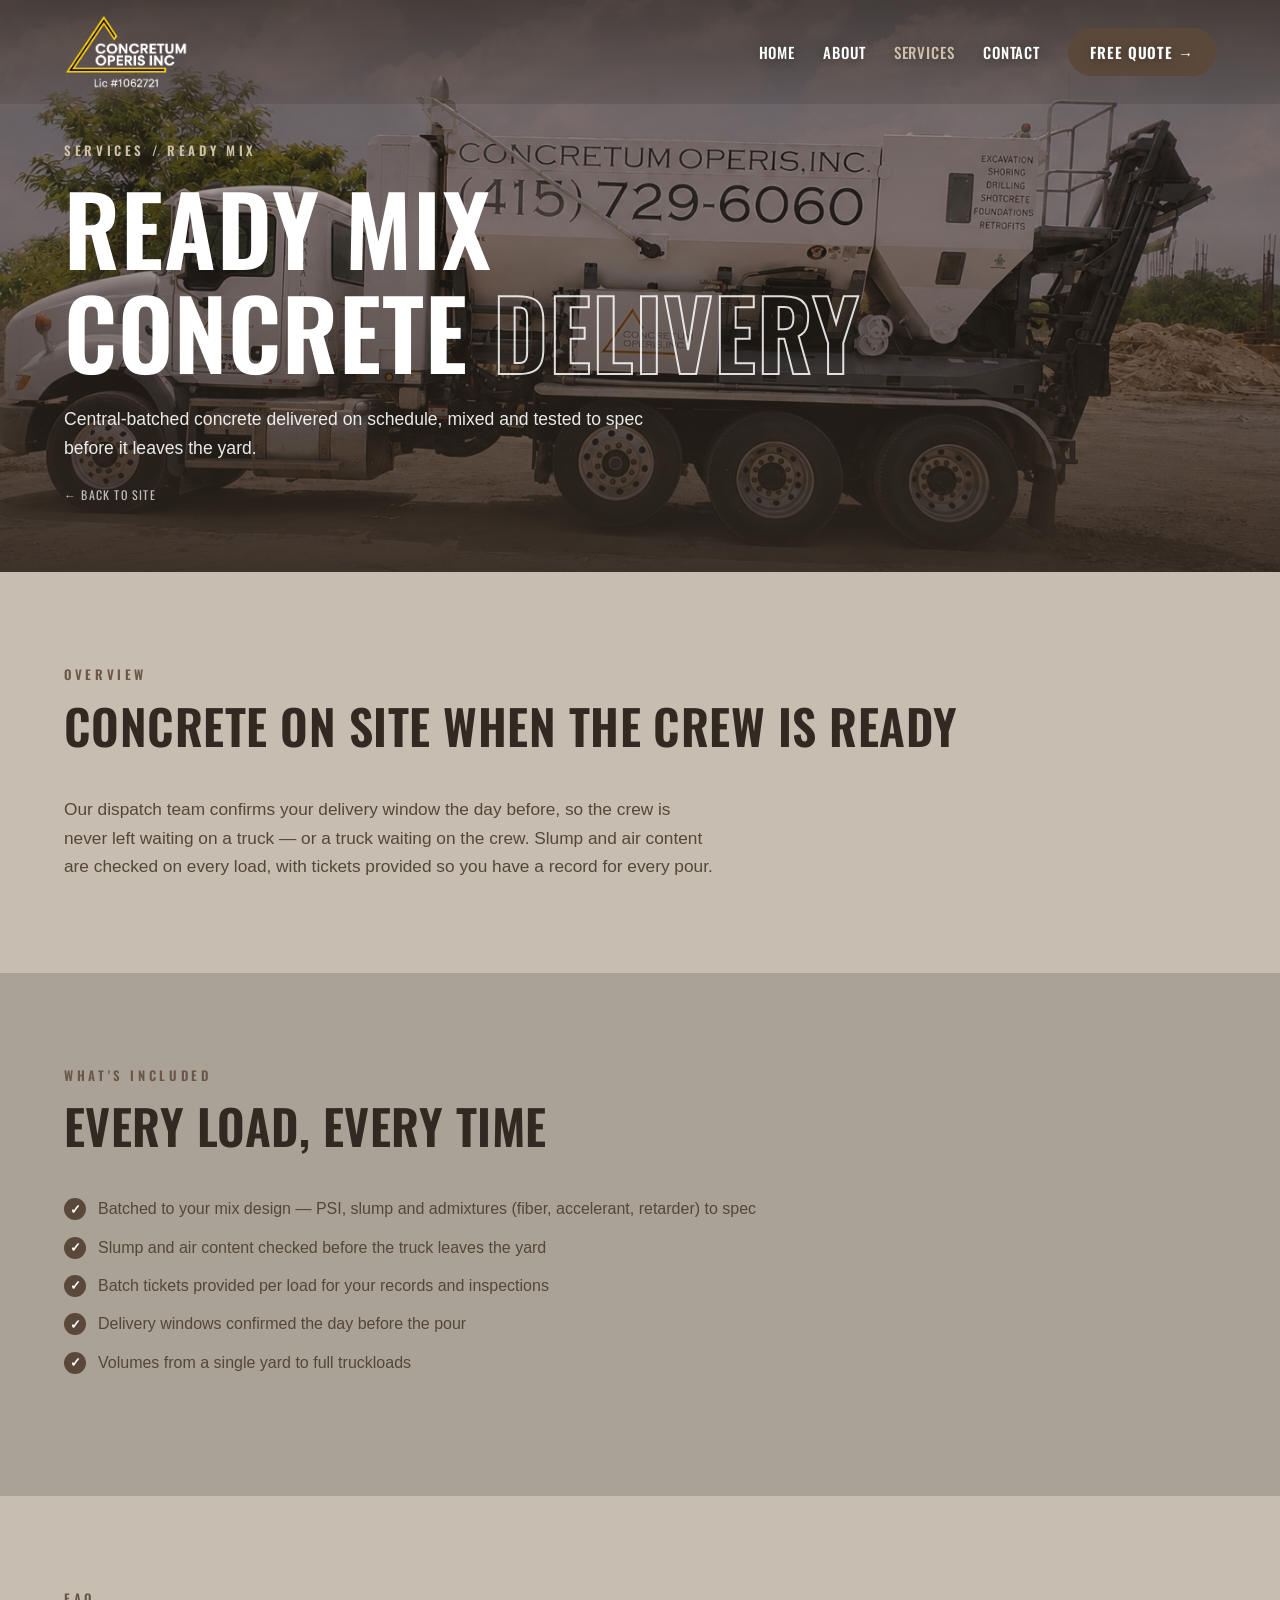
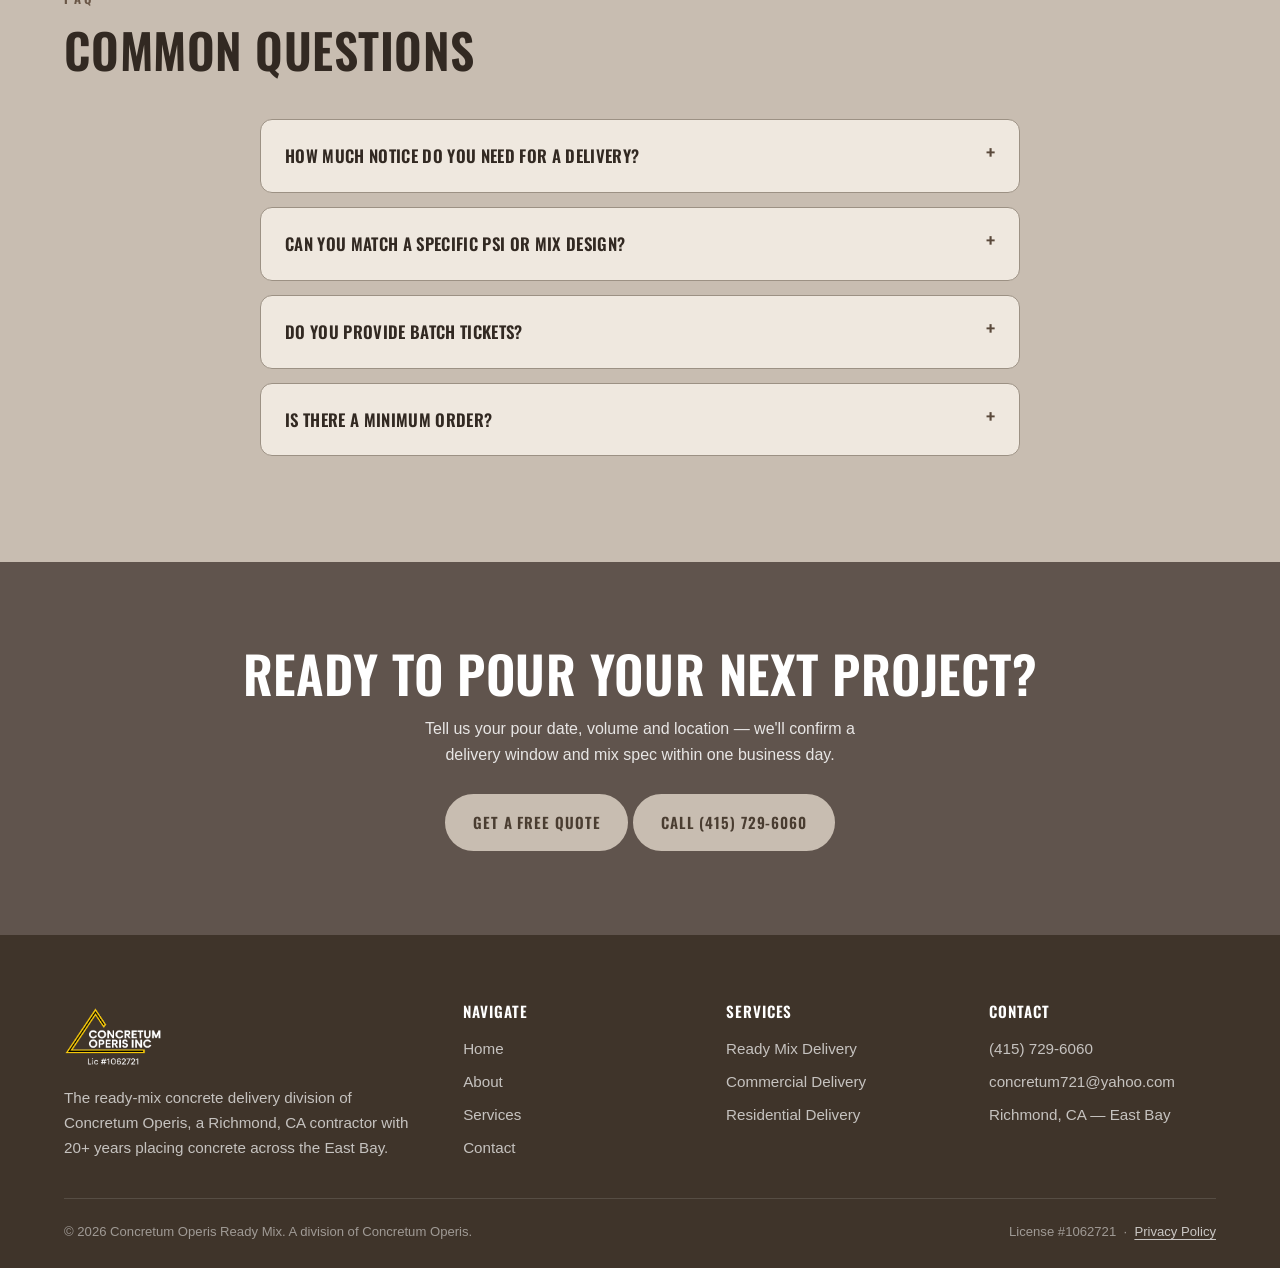
<file: public/service-ready-mix.html>
<!DOCTYPE html>
<html lang="en">
<head>
  <meta charset="UTF-8" />
  <meta name="viewport" content="width=device-width, initial-scale=1" />
  <title>Ready Mix Concrete Delivery | Concretum Operis Ready Mix</title>
  <meta name="description" content="Central-batched ready mix concrete delivered on schedule across the greater Bay Area — mixed and tested to spec, with batch tickets on every load." />
  <link rel="canonical" href="https://rosangellinares.github.io/nuevo-sitio/service-ready-mix.html" />
  <meta name="robots" content="index, follow, max-image-preview:large" />
  <meta name="theme-color" content="#3f342a" />
  <link rel="icon" type="image/svg+xml" href="assets/favicon.svg" />
  <meta property="og:type" content="website" />
  <meta property="og:site_name" content="Concretum Operis Ready Mix" />
  <meta property="og:locale" content="en_US" />
  <meta property="og:title" content="Ready Mix Concrete Delivery | Concretum Operis Ready Mix" />
  <meta property="og:description" content="Central-batched ready mix concrete delivered on schedule across the greater Bay Area — mixed and tested to spec, with batch tickets on every load." />
  <meta property="og:url" content="https://rosangellinares.github.io/nuevo-sitio/service-ready-mix.html" />
  <meta property="og:image" content="https://rosangellinares.github.io/nuevo-sitio/assets/truck-side.png" />
  <meta name="twitter:card" content="summary_large_image" />
  <meta name="twitter:title" content="Ready Mix Concrete Delivery — Concretum Operis Ready Mix" />
  <meta name="twitter:description" content="Central-batched ready mix concrete delivered on schedule across the greater Bay Area, with batch tickets on every load." />
  <meta name="twitter:image" content="https://rosangellinares.github.io/nuevo-sitio/assets/truck-side.png" />
  <link rel="preconnect" href="https://fonts.googleapis.com" />
  <link rel="preconnect" href="https://fonts.gstatic.com" crossorigin />
  <link href="https://fonts.googleapis.com/css2?family=Oswald:wght@400;500;600;700&display=swap" rel="stylesheet" />
  <link rel="stylesheet" href="styles.css?v=41" />
  <script type="application/ld+json">
  {"@context":"https://schema.org","@graph":[
    {"@type":"GeneralContractor","@id":"https://rosangellinares.github.io/nuevo-sitio/#business","name":"Concretum Operis Ready Mix","description":"Ready-mix concrete supply and delivery division of Concretum Operis, serving Richmond and the greater San Francisco Bay Area.","url":"https://rosangellinares.github.io/nuevo-sitio/","logo":"https://rosangellinares.github.io/nuevo-sitio/assets/logo-concretum.png","image":"https://rosangellinares.github.io/nuevo-sitio/assets/hero-sunset.png","telephone":"+1-415-729-6060","email":"concretum721@yahoo.com","slogan":"Ready mix concrete you can trust","parentOrganization":{"@type":"Organization","name":"Concretum Operis"},"address":{"@type":"PostalAddress","addressLocality":"Richmond","addressRegion":"CA","addressCountry":"US"},"areaServed":[{"@type":"AdministrativeArea","name":"San Francisco Bay Area"},{"@type":"AdministrativeArea","name":"East Bay"},{"@type":"AdministrativeArea","name":"North Bay"},{"@type":"AdministrativeArea","name":"San Francisco"},{"@type":"AdministrativeArea","name":"Peninsula"},{"@type":"AdministrativeArea","name":"South Bay"},{"@type":"AdministrativeArea","name":"Santa Cruz County"}],"openingHoursSpecification":[{"@type":"OpeningHoursSpecification","dayOfWeek":["Monday","Tuesday","Wednesday","Thursday","Friday","Saturday"],"opens":"05:30","closes":"22:00"},{"@type":"OpeningHoursSpecification","dayOfWeek":"Sunday","opens":"09:00","closes":"18:00"}],"identifier":{"@type":"PropertyValue","propertyID":"California Contractor License","value":"1062721"},"knowsAbout":["Ready mix concrete","Concrete delivery","Volumetric concrete mixing","Commercial concrete pours","Residential concrete"]},
    {"@type":"WebSite","@id":"https://rosangellinares.github.io/nuevo-sitio/#website","url":"https://rosangellinares.github.io/nuevo-sitio/","name":"Concretum Operis Ready Mix","inLanguage":"en-US","publisher":{"@id":"https://rosangellinares.github.io/nuevo-sitio/#business"}},
    {"@type":"Service","@id":"https://rosangellinares.github.io/nuevo-sitio/service-ready-mix.html#service","name":"Ready Mix Concrete Delivery","serviceType":"Ready mix concrete delivery","url":"https://rosangellinares.github.io/nuevo-sitio/service-ready-mix.html","description":"Central-batched ready mix concrete delivered on schedule across the greater Bay Area — mixed and tested to spec, with batch tickets on every load.","provider":{"@id":"https://rosangellinares.github.io/nuevo-sitio/#business"},"areaServed":{"@type":"AdministrativeArea","name":"San Francisco Bay Area"}},
    {"@type":"FAQPage","mainEntity":[
      {"@type":"Question","name":"How much notice do you need for a delivery?","acceptedAnswer":{"@type":"Answer","text":"For standard mixes, next-business-day scheduling usually works. Larger volumes benefit from a few days' lead time."}},
      {"@type":"Question","name":"Can you match a specific PSI or mix design?","acceptedAnswer":{"@type":"Answer","text":"Yes. Tell us the PSI, slump and any admix requirements (fiber, accelerant, retarder) and we'll batch to spec."}},
      {"@type":"Question","name":"Do you provide batch tickets?","acceptedAnswer":{"@type":"Answer","text":"Every load ships with a batch ticket showing the mix, volume and time, so you have a record for each pour."}},
      {"@type":"Question","name":"Is there a minimum order?","acceptedAnswer":{"@type":"Answer","text":"No hard minimum. A short-load fee applies below a full truck and is quoted before you book."}}
    ]},
    {"@type":"BreadcrumbList","itemListElement":[
      {"@type":"ListItem","position":1,"name":"Home","item":"https://rosangellinares.github.io/nuevo-sitio/"},
      {"@type":"ListItem","position":2,"name":"Services","item":"https://rosangellinares.github.io/nuevo-sitio/services.html"},
      {"@type":"ListItem","position":3,"name":"Ready Mix Concrete Delivery","item":"https://rosangellinares.github.io/nuevo-sitio/service-ready-mix.html"}
    ]}
  ]}
  </script>
</head>
<body>
  <header class="site-header">
    <div class="wrap">
      <a href="index.html" class="brand">
        <img class="l-dark" src="assets/logo-concretum.png" alt="Concretum Operis Ready Mix — Lic #1062721" />
        <img class="l-light" src="assets/logo-concretum-light.png" alt="Concretum Operis Ready Mix — Lic #1062721" />
      </a>
      <button class="nav-toggle" aria-label="Abrir menu" aria-expanded="false" aria-controls="site-nav">
        <span></span><span></span><span></span>
      </button>
      <nav class="nav" id="site-nav">
        <a href="index.html">Home</a>
        <a href="about.html">About</a>
        <a href="services.html" aria-current="page">Services</a>
        <a href="contact.html">Contact</a>
        <a href="https://wa.me/14157296060" class="btn-quote" target="_blank" rel="noopener">Free Quote &rarr;</a>
      </nav>
    </div>
  </header>

  <main>
    <section class="hero hero-sm" style="background-image: linear-gradient(180deg, rgba(45,37,30,0.5) 0%, rgba(45,37,30,0.45) 40%, rgba(45,37,30,0.9) 100%), url('assets/truck-side.png');">
      <div class="wrap">
        <p class="eyebrow"><a href="services.html" style="color:inherit;text-decoration:none">Services</a> / Ready Mix</p>
        <h1>Ready Mix Concrete <span class="outline">Delivery</span></h1>
        <p class="lead">Central-batched concrete delivered on schedule, mixed and tested to spec before it leaves the yard.</p>
        <a href="services.html" class="hero-back">&larr; Back to site</a>
      </div>
    </section>

    <section class="section">
      <div class="wrap">
        <div class="section-head"><div><p class="eyebrow">Overview</p><h2>Concrete on site when the crew is ready</h2></div></div>
        <p class="intro">Our dispatch team confirms your delivery window the day before, so the crew is never left waiting on a truck &mdash; or a truck waiting on the crew. Slump and air content are checked on every load, with tickets provided so you have a record for every pour.</p>
      </div>
    </section>

    <section class="section panel">
      <div class="wrap">
        <div class="section-head"><div><p class="eyebrow">What's Included</p><h2>Every load, every time</h2></div></div>
        <ul class="checklist">
          <li>Batched to your mix design &mdash; PSI, slump and admixtures (fiber, accelerant, retarder) to spec</li>
          <li>Slump and air content checked before the truck leaves the yard</li>
          <li>Batch tickets provided per load for your records and inspections</li>
          <li>Delivery windows confirmed the day before the pour</li>
          <li>Volumes from a single yard to full truckloads</li>
        </ul>
      </div>
    </section>

    <section class="section">
      <div class="wrap">
        <div class="section-head"><div><p class="eyebrow">FAQ</p><h2>Common questions</h2></div></div>
        <div class="faq">
          <details>
            <summary>How much notice do you need for a delivery?</summary>
            <p>For standard mixes, next-business-day scheduling usually works. Larger volumes benefit from a few days' lead time.</p>
          </details>
          <details>
            <summary>Can you match a specific PSI or mix design?</summary>
            <p>Yes. Tell us the PSI, slump and any admix requirements (fiber, accelerant, retarder) and we'll batch to spec.</p>
          </details>
          <details>
            <summary>Do you provide batch tickets?</summary>
            <p>Every load ships with a batch ticket showing the mix, volume and time, so you have a record for each pour.</p>
          </details>
          <details>
            <summary>Is there a minimum order?</summary>
            <p>No hard minimum. A short-load fee applies below a full truck and is quoted before you book.</p>
          </details>
        </div>
      </div>
    </section>

    <section class="cta">
      <div class="wrap">
        <h2>Ready to pour your next project?</h2>
        <p>Tell us your pour date, volume and location — we'll confirm a delivery window and mix spec within one business day.</p>
        <div class="pills" style="justify-content:center">
          <a href="mailto:concretum721@yahoo.com?subject=Solicitud%20de%20cotizacion" class="btn btn-dark">Get a Free Quote</a>
          <a href="tel:+14157296060" class="btn btn-dark">Call (415) 729-6060</a>
        </div>
      </div>
    </section>
  </main>

  <footer class="site-footer">
    <div class="wrap">
      <div class="top">
        <div>
          <a href="index.html" class="brand">
            <img class="l-dark" src="assets/logo-concretum.png" alt="Concretum Operis Ready Mix" />
            <img class="l-light" src="assets/logo-concretum-light.png" alt="Concretum Operis Ready Mix" />
          </a>
          <p>The ready-mix concrete delivery division of Concretum Operis, a Richmond, CA contractor with 20+ years placing concrete across the East Bay.</p>
        </div>
        <div>
          <h4>Navigate</h4>
          <a href="index.html">Home</a>
          <a href="about.html">About</a>
          <a href="services.html">Services</a>
          <a href="contact.html">Contact</a>
        </div>
        <div>
          <h4>Services</h4>
          <a href="service-ready-mix.html">Ready Mix Delivery</a>
          <a href="service-commercial.html">Commercial Delivery</a>
          <a href="service-residential.html">Residential Delivery</a>
        </div>
        <div>
          <h4>Contact</h4>
          <a href="tel:+14157296060">(415) 729-6060</a>
          <a href="mailto:concretum721@yahoo.com">concretum721@yahoo.com</a>
          <a href="contact.html">Richmond, CA &mdash; East Bay</a>
        </div>
      </div>
      <div class="legal">
        <span>© 2026 Concretum Operis Ready Mix. A division of Concretum Operis.</span>
        <span>License #1062721 &nbsp;·&nbsp; <a href="privacy.html">Privacy Policy</a></span>
      </div>
    </div>
  </footer>
  <script src="app.js?v=41" defer></script>
</body>
</html>
</file>
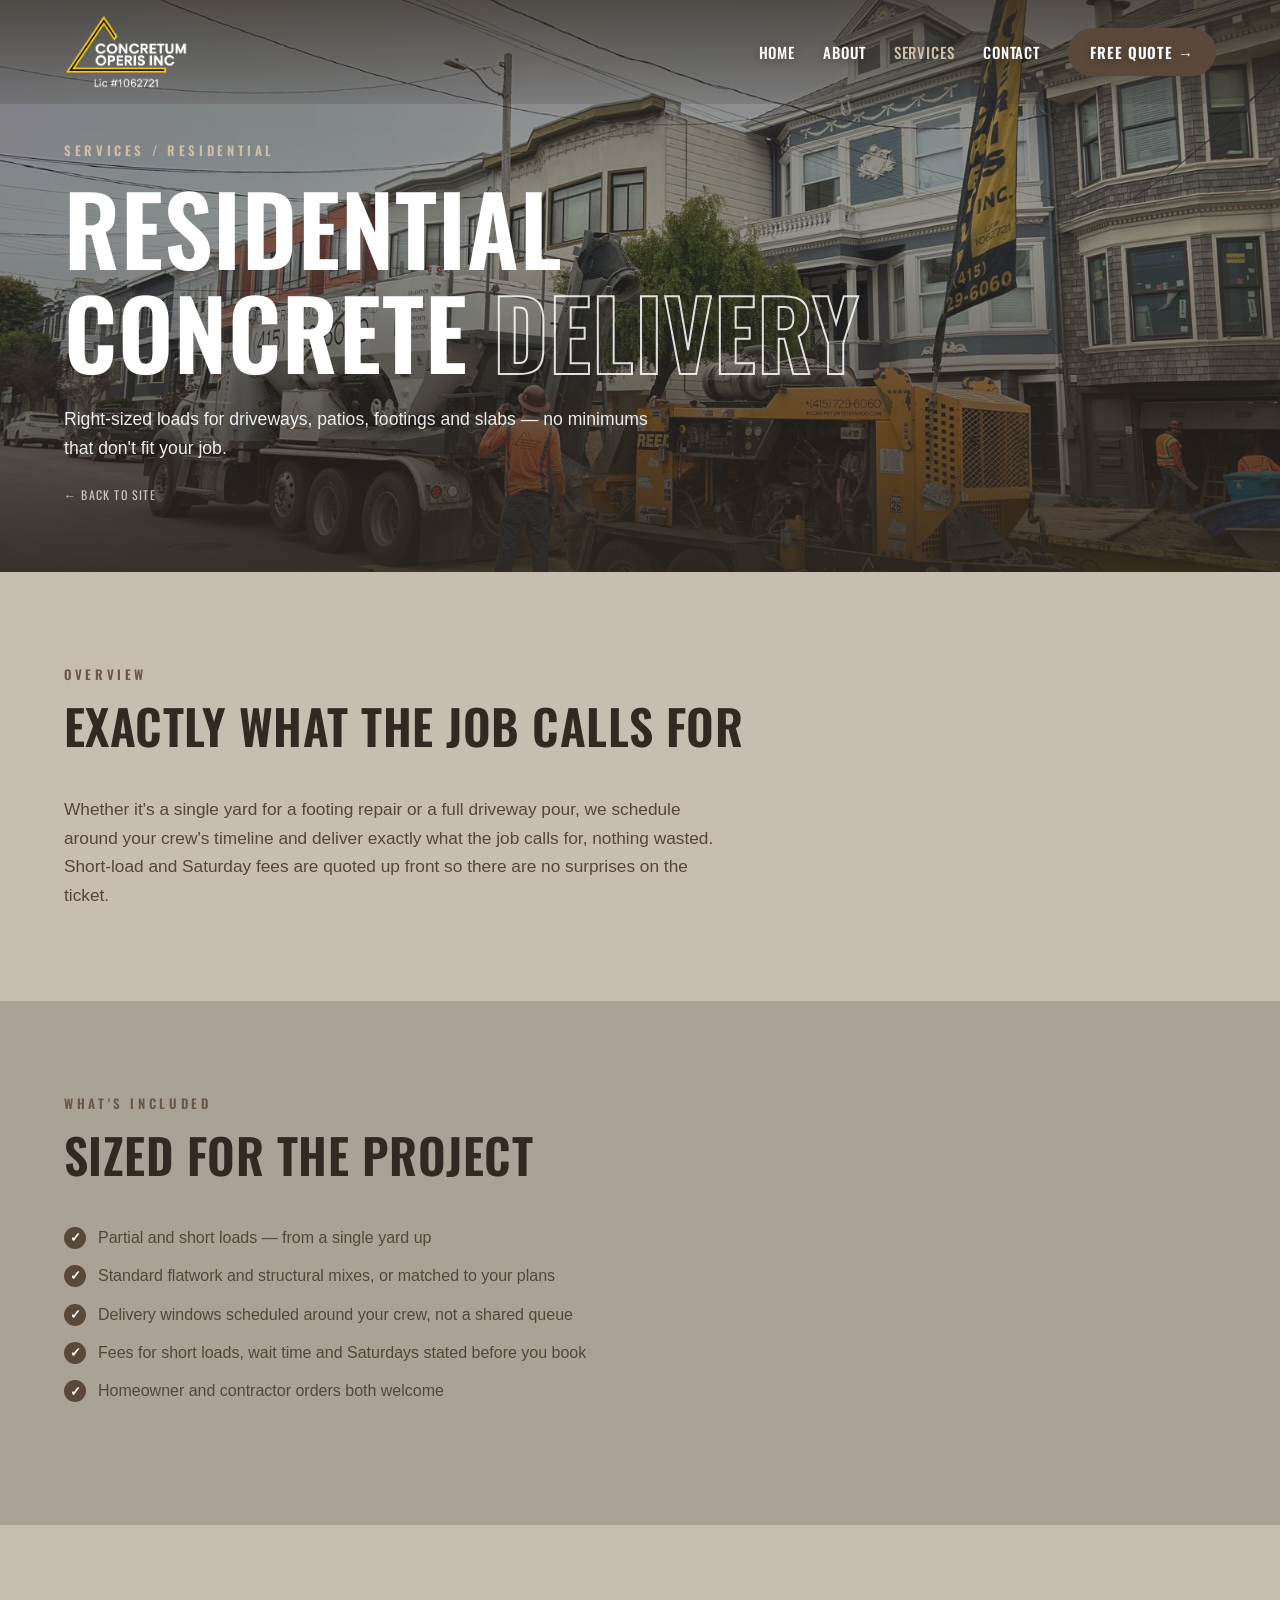
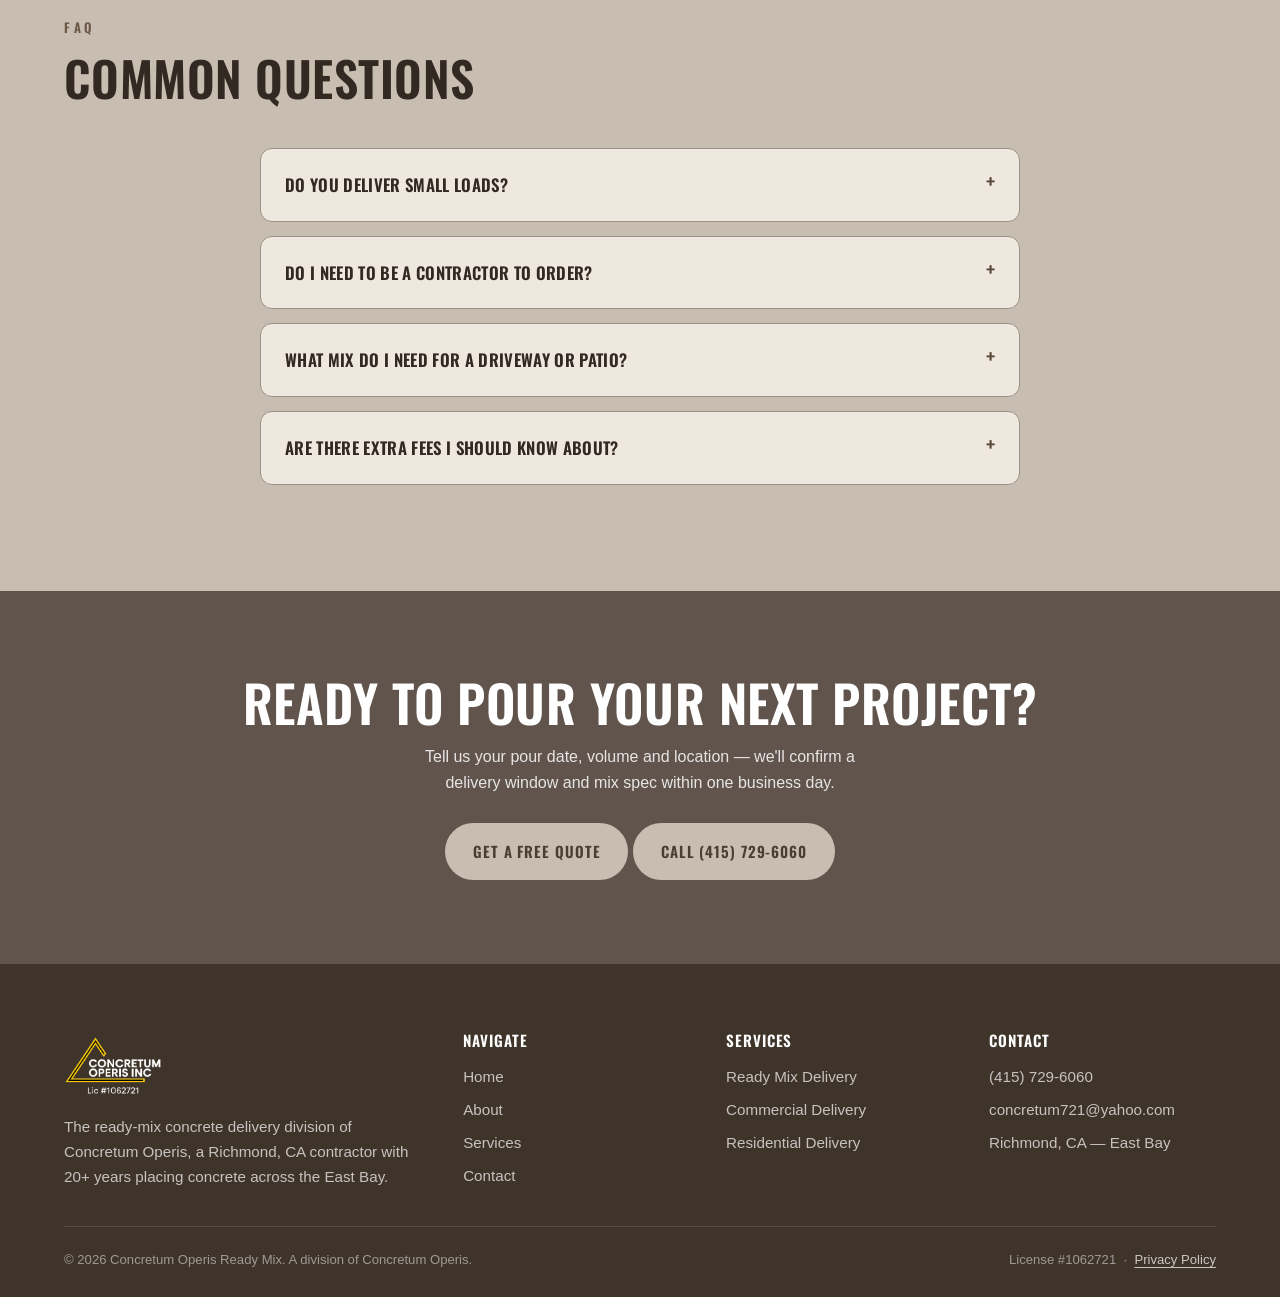
<file: public/service-residential.html>
<!DOCTYPE html>
<html lang="en">
<head>
  <meta charset="UTF-8" />
  <meta name="viewport" content="width=device-width, initial-scale=1" />
  <title>Residential Concrete Delivery | Concretum Operis Ready Mix</title>
  <meta name="description" content="Right-sized ready mix concrete loads for driveways, patios, footings and slabs — no minimums that don't fit your job. Serving the greater Bay Area." />
  <link rel="canonical" href="https://rosangellinares.github.io/nuevo-sitio/service-residential.html" />
  <meta name="robots" content="index, follow, max-image-preview:large" />
  <meta name="theme-color" content="#3f342a" />
  <link rel="icon" type="image/svg+xml" href="assets/favicon.svg" />
  <meta property="og:type" content="website" />
  <meta property="og:site_name" content="Concretum Operis Ready Mix" />
  <meta property="og:locale" content="en_US" />
  <meta property="og:title" content="Residential Concrete Delivery | Concretum Operis Ready Mix" />
  <meta property="og:description" content="Right-sized ready mix concrete loads for driveways, patios, footings and slabs — no minimums that don't fit your job. Serving the greater Bay Area." />
  <meta property="og:url" content="https://rosangellinares.github.io/nuevo-sitio/service-residential.html" />
  <meta property="og:image" content="https://rosangellinares.github.io/nuevo-sitio/assets/job-sf-9th-ave-1.jpg" />
  <meta name="twitter:card" content="summary_large_image" />
  <meta name="twitter:title" content="Residential Concrete Delivery — Concretum Operis Ready Mix" />
  <meta name="twitter:description" content="Right-sized ready mix concrete loads for driveways, patios, footings and slabs. Serving the greater Bay Area." />
  <meta name="twitter:image" content="https://rosangellinares.github.io/nuevo-sitio/assets/job-sf-9th-ave-1.jpg" />
  <link rel="preconnect" href="https://fonts.googleapis.com" />
  <link rel="preconnect" href="https://fonts.gstatic.com" crossorigin />
  <link href="https://fonts.googleapis.com/css2?family=Oswald:wght@400;500;600;700&display=swap" rel="stylesheet" />
  <link rel="stylesheet" href="styles.css?v=44" />
  <script type="application/ld+json">
  {"@context":"https://schema.org","@graph":[
    {"@type":"GeneralContractor","@id":"https://rosangellinares.github.io/nuevo-sitio/#business","name":"Concretum Operis Ready Mix","description":"Ready-mix concrete supply and delivery division of Concretum Operis, serving Richmond and the greater San Francisco Bay Area.","url":"https://rosangellinares.github.io/nuevo-sitio/","logo":"https://rosangellinares.github.io/nuevo-sitio/assets/logo-concretum.png","image":"https://rosangellinares.github.io/nuevo-sitio/assets/hero-sunset.png","telephone":"+1-415-729-6060","email":"concretum721@yahoo.com","slogan":"Ready mix concrete you can trust","parentOrganization":{"@type":"Organization","name":"Concretum Operis"},"address":{"@type":"PostalAddress","addressLocality":"Richmond","addressRegion":"CA","addressCountry":"US"},"areaServed":[{"@type":"AdministrativeArea","name":"San Francisco Bay Area"},{"@type":"AdministrativeArea","name":"East Bay"},{"@type":"AdministrativeArea","name":"North Bay"},{"@type":"AdministrativeArea","name":"San Francisco"},{"@type":"AdministrativeArea","name":"Peninsula"},{"@type":"AdministrativeArea","name":"South Bay"},{"@type":"AdministrativeArea","name":"Santa Cruz County"}],"openingHoursSpecification":[{"@type":"OpeningHoursSpecification","dayOfWeek":["Monday","Tuesday","Wednesday","Thursday","Friday","Saturday"],"opens":"05:30","closes":"22:00"},{"@type":"OpeningHoursSpecification","dayOfWeek":"Sunday","opens":"09:00","closes":"18:00"}],"identifier":{"@type":"PropertyValue","propertyID":"California Contractor License","value":"1062721"},"knowsAbout":["Ready mix concrete","Concrete delivery","Volumetric concrete mixing","Commercial concrete pours","Residential concrete"]},
    {"@type":"WebSite","@id":"https://rosangellinares.github.io/nuevo-sitio/#website","url":"https://rosangellinares.github.io/nuevo-sitio/","name":"Concretum Operis Ready Mix","inLanguage":"en-US","publisher":{"@id":"https://rosangellinares.github.io/nuevo-sitio/#business"}},
    {"@type":"Service","@id":"https://rosangellinares.github.io/nuevo-sitio/service-residential.html#service","name":"Residential Concrete Delivery","serviceType":"Residential concrete delivery","url":"https://rosangellinares.github.io/nuevo-sitio/service-residential.html","description":"Right-sized ready mix concrete loads for driveways, patios, footings and slabs — no minimums that don't fit your job. Serving the greater Bay Area.","provider":{"@id":"https://rosangellinares.github.io/nuevo-sitio/#business"},"areaServed":{"@type":"AdministrativeArea","name":"San Francisco Bay Area"}},
    {"@type":"FAQPage","mainEntity":[
      {"@type":"Question","name":"Do you deliver small loads?","acceptedAnswer":{"@type":"Answer","text":"Yes, from a single yard up. A short-load fee applies below a full truck and is quoted up front."}},
      {"@type":"Question","name":"Do I need to be a contractor to order?","acceptedAnswer":{"@type":"Answer","text":"No. Homeowner and contractor orders are both welcome."}},
      {"@type":"Question","name":"What mix do I need for a driveway or patio?","acceptedAnswer":{"@type":"Answer","text":"A standard flatwork mix covers most residential work. Tell us the project and we'll recommend one."}},
      {"@type":"Question","name":"Are there extra fees I should know about?","acceptedAnswer":{"@type":"Answer","text":"Short-load, wait-time and Saturday fees are stated before you book — nothing new shows up on the ticket."}}
    ]},
    {"@type":"BreadcrumbList","itemListElement":[
      {"@type":"ListItem","position":1,"name":"Home","item":"https://rosangellinares.github.io/nuevo-sitio/"},
      {"@type":"ListItem","position":2,"name":"Services","item":"https://rosangellinares.github.io/nuevo-sitio/services.html"},
      {"@type":"ListItem","position":3,"name":"Residential Concrete Delivery","item":"https://rosangellinares.github.io/nuevo-sitio/service-residential.html"}
    ]}
  ]}
  </script>
</head>
<body>
  <header class="site-header">
    <div class="wrap">
      <a href="index.html" class="brand">
        <img class="l-dark" src="assets/logo-concretum.png" alt="Concretum Operis Ready Mix — Lic #1062721" />
        <img class="l-light" src="assets/logo-concretum-light.png" alt="Concretum Operis Ready Mix — Lic #1062721" />
      </a>
      <button class="nav-toggle" aria-label="Abrir menu" aria-expanded="false" aria-controls="site-nav">
        <span></span><span></span><span></span>
      </button>
      <nav class="nav" id="site-nav">
        <a href="index.html">Home</a>
        <a href="about.html">About</a>
        <a href="services.html" aria-current="page">Services</a>
        <a href="contact.html">Contact</a>
        <a href="https://wa.me/14157296060" class="btn-quote" target="_blank" rel="noopener">Free Quote &rarr;</a>
      </nav>
    </div>
  </header>

  <main>
    <section class="hero hero-sm" style="background-image: linear-gradient(180deg, rgba(45,37,30,0.5) 0%, rgba(45,37,30,0.45) 40%, rgba(45,37,30,0.9) 100%), url('assets/job-sf-9th-ave-1.jpg');">
      <div class="wrap">
        <p class="eyebrow"><a href="services.html" style="color:inherit;text-decoration:none">Services</a> / Residential</p>
        <h1>Residential Concrete <span class="outline">Delivery</span></h1>
        <p class="lead">Right-sized loads for driveways, patios, footings and slabs &mdash; no minimums that don't fit your job.</p>
        <a href="services.html" class="hero-back">&larr; Back to site</a>
      </div>
    </section>

    <section class="section">
      <div class="wrap">
        <div class="section-head"><div><p class="eyebrow">Overview</p><h2>Exactly what the job calls for</h2></div></div>
        <p class="intro">Whether it's a single yard for a footing repair or a full driveway pour, we schedule around your crew's timeline and deliver exactly what the job calls for, nothing wasted. Short-load and Saturday fees are quoted up front so there are no surprises on the ticket.</p>
      </div>
    </section>

    <section class="section panel">
      <div class="wrap">
        <div class="section-head"><div><p class="eyebrow">What's Included</p><h2>Sized for the project</h2></div></div>
        <ul class="checklist">
          <li>Partial and short loads &mdash; from a single yard up</li>
          <li>Standard flatwork and structural mixes, or matched to your plans</li>
          <li>Delivery windows scheduled around your crew, not a shared queue</li>
          <li>Fees for short loads, wait time and Saturdays stated before you book</li>
          <li>Homeowner and contractor orders both welcome</li>
        </ul>
      </div>
    </section>

    <section class="section">
      <div class="wrap">
        <div class="section-head"><div><p class="eyebrow">FAQ</p><h2>Common questions</h2></div></div>
        <div class="faq">
          <details>
            <summary>Do you deliver small loads?</summary>
            <p>Yes, from a single yard up. A short-load fee applies below a full truck and is quoted up front.</p>
          </details>
          <details>
            <summary>Do I need to be a contractor to order?</summary>
            <p>No. Homeowner and contractor orders are both welcome.</p>
          </details>
          <details>
            <summary>What mix do I need for a driveway or patio?</summary>
            <p>A standard flatwork mix covers most residential work. Tell us the project and we'll recommend one.</p>
          </details>
          <details>
            <summary>Are there extra fees I should know about?</summary>
            <p>Short-load, wait-time and Saturday fees are stated before you book &mdash; nothing new shows up on the ticket.</p>
          </details>
        </div>
      </div>
    </section>

    <section class="cta">
      <div class="wrap">
        <h2>Ready to pour your next project?</h2>
        <p>Tell us your pour date, volume and location — we'll confirm a delivery window and mix spec within one business day.</p>
        <div class="pills" style="justify-content:center">
          <a href="mailto:concretum721@yahoo.com?subject=Solicitud%20de%20cotizacion" class="btn btn-dark">Get a Free Quote</a>
          <a href="tel:+14157296060" class="btn btn-dark">Call (415) 729-6060</a>
        </div>
      </div>
    </section>
  </main>

  <footer class="site-footer">
    <div class="wrap">
      <div class="top">
        <div>
          <a href="index.html" class="brand">
            <img class="l-dark" src="assets/logo-concretum.png" alt="Concretum Operis Ready Mix" />
            <img class="l-light" src="assets/logo-concretum-light.png" alt="Concretum Operis Ready Mix" />
          </a>
          <p>The ready-mix concrete delivery division of Concretum Operis, a Richmond, CA contractor with 20+ years placing concrete across the East Bay.</p>
        </div>
        <div>
          <h4>Navigate</h4>
          <a href="index.html">Home</a>
          <a href="about.html">About</a>
          <a href="services.html">Services</a>
          <a href="contact.html">Contact</a>
        </div>
        <div>
          <h4>Services</h4>
          <a href="service-ready-mix.html">Ready Mix Delivery</a>
          <a href="service-commercial.html">Commercial Delivery</a>
          <a href="service-residential.html">Residential Delivery</a>
        </div>
        <div>
          <h4>Contact</h4>
          <a href="tel:+14157296060">(415) 729-6060</a>
          <a href="mailto:concretum721@yahoo.com">concretum721@yahoo.com</a>
          <a href="contact.html">Richmond, CA &mdash; East Bay</a>
        </div>
      </div>
      <div class="legal">
        <span>© 2026 Concretum Operis Ready Mix. A division of Concretum Operis.</span>
        <span>License #1062721 &nbsp;·&nbsp; <a href="privacy.html">Privacy Policy</a></span>
      </div>
    </div>
  </footer>
  <script src="app.js?v=44" defer></script>
</body>
</html>
</file>
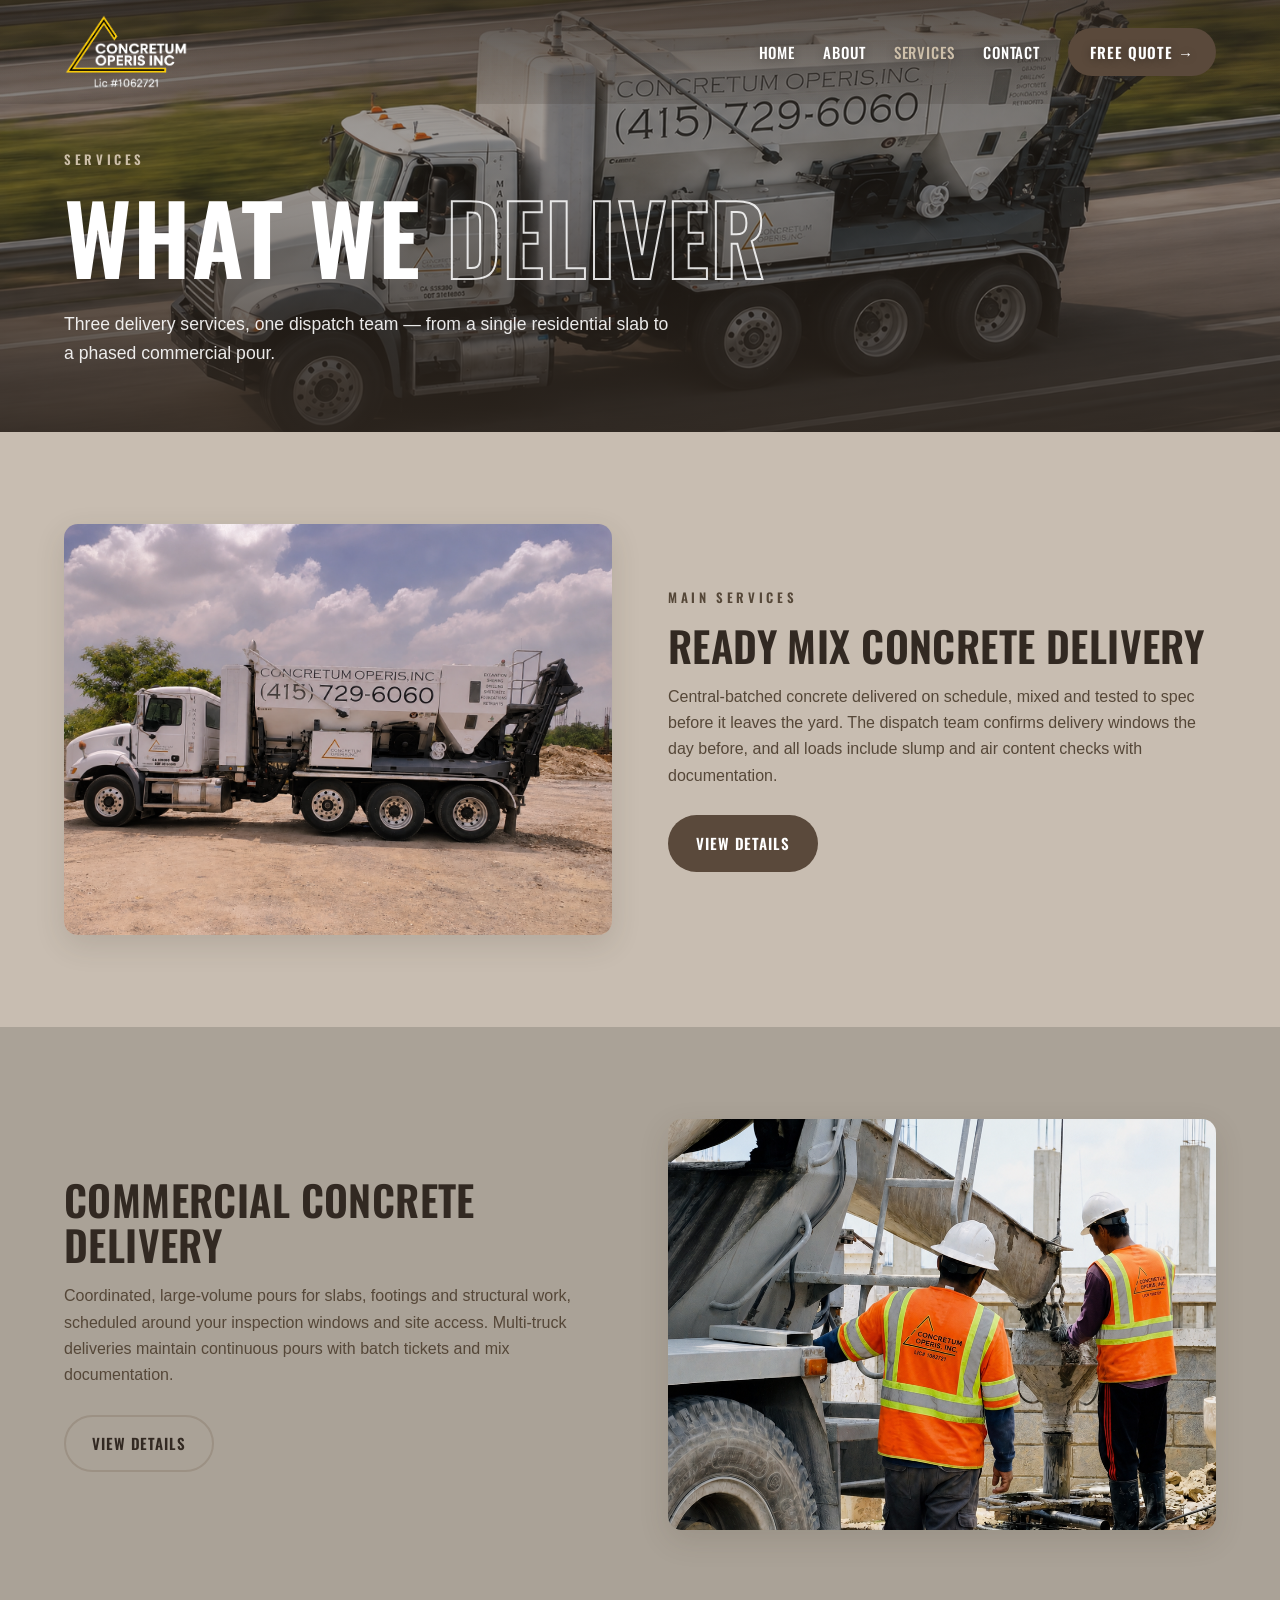
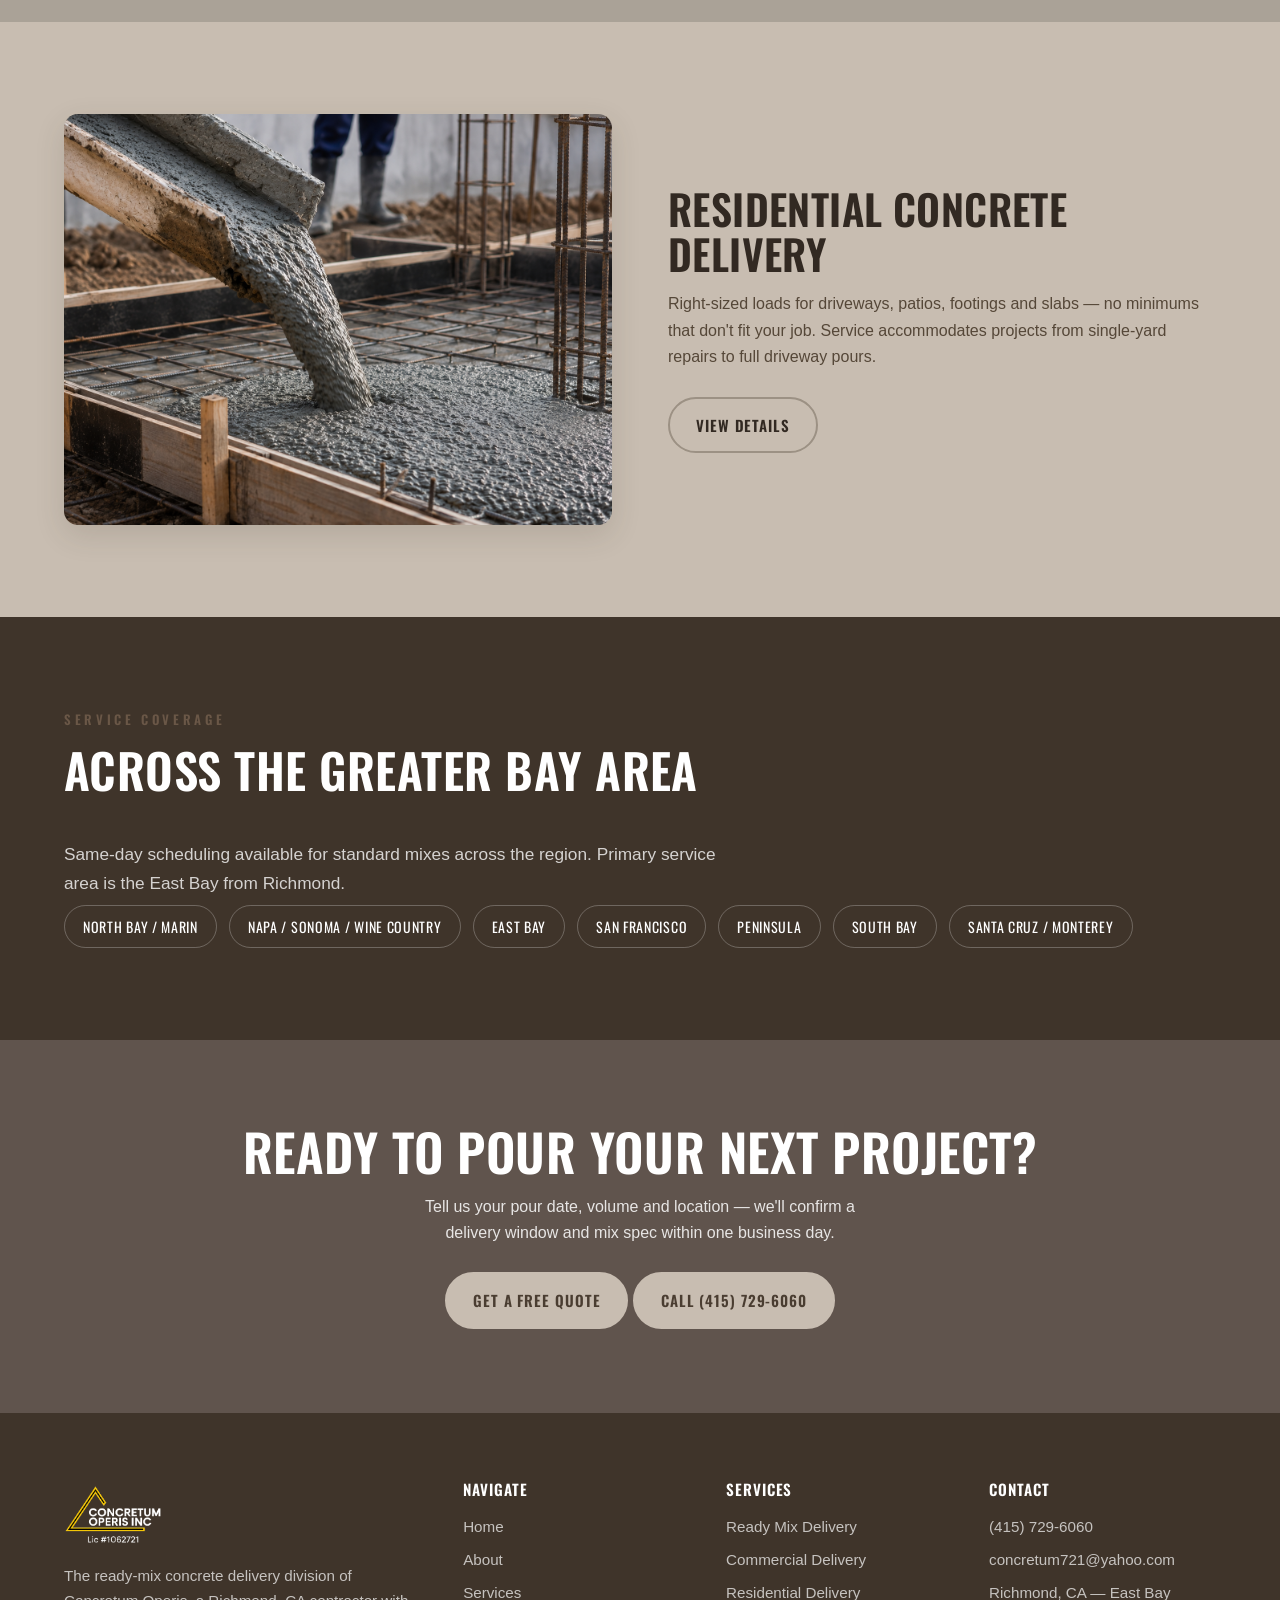
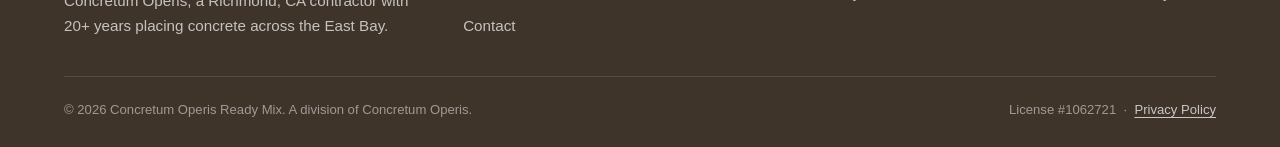
<file: public/services.html>
<!DOCTYPE html>
<html lang="en">
<head>
  <meta charset="UTF-8" />
  <meta name="viewport" content="width=device-width, initial-scale=1" />
  <title>Concrete Delivery Services in the Bay Area | Concretum Operis Ready Mix</title>
  <meta name="description" content="Ready mix, commercial and residential concrete delivery across the greater Bay Area — batched and tested to spec." />
  <link rel="canonical" href="https://rosangellinares.github.io/nuevo-sitio/services.html" />
  <meta name="robots" content="index, follow, max-image-preview:large" />
  <meta name="theme-color" content="#3f342a" />
  <link rel="icon" type="image/svg+xml" href="assets/favicon.svg" />
  <meta property="og:type" content="website" />
  <meta property="og:site_name" content="Concretum Operis Ready Mix" />
  <meta property="og:locale" content="en_US" />
  <meta property="og:title" content="Concrete Delivery Services in the Bay Area | Concretum Operis Ready Mix" />
  <meta property="og:description" content="Ready mix, commercial and residential concrete delivery across the greater Bay Area — batched and tested to spec." />
  <meta property="og:url" content="https://rosangellinares.github.io/nuevo-sitio/services.html" />
  <meta property="og:image" content="https://rosangellinares.github.io/nuevo-sitio/assets/hero-sunset.png" />
  <meta name="twitter:card" content="summary_large_image" />
  <meta name="twitter:title" content="Concrete Delivery Services in the Bay Area" />
  <meta name="twitter:description" content="Ready mix, commercial and residential concrete delivery across the greater Bay Area — batched and tested to spec." />
  <meta name="twitter:image" content="https://rosangellinares.github.io/nuevo-sitio/assets/hero-sunset.png" />
  <link rel="preconnect" href="https://fonts.googleapis.com" />
  <link rel="preconnect" href="https://fonts.gstatic.com" crossorigin />
  <link href="https://fonts.googleapis.com/css2?family=Oswald:wght@400;500;600;700&display=swap" rel="stylesheet" />
  <link rel="stylesheet" href="styles.css?v=41" />
  <script type="application/ld+json">
  {"@context":"https://schema.org","@graph":[
    {"@type":"GeneralContractor","@id":"https://rosangellinares.github.io/nuevo-sitio/#business","name":"Concretum Operis Ready Mix","description":"Ready-mix concrete supply and delivery division of Concretum Operis, serving Richmond and the greater San Francisco Bay Area.","url":"https://rosangellinares.github.io/nuevo-sitio/","logo":"https://rosangellinares.github.io/nuevo-sitio/assets/logo-concretum.png","image":"https://rosangellinares.github.io/nuevo-sitio/assets/hero-sunset.png","telephone":"+1-415-729-6060","email":"concretum721@yahoo.com","slogan":"Ready mix concrete you can trust","parentOrganization":{"@type":"Organization","name":"Concretum Operis"},"address":{"@type":"PostalAddress","addressLocality":"Richmond","addressRegion":"CA","addressCountry":"US"},"areaServed":[{"@type":"AdministrativeArea","name":"San Francisco Bay Area"},{"@type":"AdministrativeArea","name":"East Bay"},{"@type":"AdministrativeArea","name":"North Bay"},{"@type":"AdministrativeArea","name":"San Francisco"},{"@type":"AdministrativeArea","name":"Peninsula"},{"@type":"AdministrativeArea","name":"South Bay"},{"@type":"AdministrativeArea","name":"Santa Cruz County"}],"openingHoursSpecification":[{"@type":"OpeningHoursSpecification","dayOfWeek":["Monday","Tuesday","Wednesday","Thursday","Friday","Saturday"],"opens":"05:30","closes":"22:00"},{"@type":"OpeningHoursSpecification","dayOfWeek":"Sunday","opens":"09:00","closes":"18:00"}],"identifier":{"@type":"PropertyValue","propertyID":"California Contractor License","value":"1062721"},"knowsAbout":["Ready mix concrete","Concrete delivery","Volumetric concrete mixing","Commercial concrete pours","Residential concrete"]},
    {"@type":"WebSite","@id":"https://rosangellinares.github.io/nuevo-sitio/#website","url":"https://rosangellinares.github.io/nuevo-sitio/","name":"Concretum Operis Ready Mix","inLanguage":"en-US","publisher":{"@id":"https://rosangellinares.github.io/nuevo-sitio/#business"}},
    {"@type":"CollectionPage","@id":"https://rosangellinares.github.io/nuevo-sitio/services.html#webpage","url":"https://rosangellinares.github.io/nuevo-sitio/services.html","name":"Concrete Delivery Services in the Bay Area | Concretum Operis Ready Mix","description":"Ready mix, commercial and residential concrete delivery across the greater Bay Area — batched and tested to spec.","isPartOf":{"@id":"https://rosangellinares.github.io/nuevo-sitio/#website"},"about":{"@id":"https://rosangellinares.github.io/nuevo-sitio/#business"},"inLanguage":"en-US"},
    {"@type":"Service","name":"Ready Mix Concrete Delivery","serviceType":"Ready mix concrete delivery","url":"https://rosangellinares.github.io/nuevo-sitio/service-ready-mix.html","provider":{"@id":"https://rosangellinares.github.io/nuevo-sitio/#business"},"areaServed":{"@type":"AdministrativeArea","name":"San Francisco Bay Area"}},
    {"@type":"Service","name":"Commercial Concrete Delivery","serviceType":"Commercial concrete delivery","url":"https://rosangellinares.github.io/nuevo-sitio/service-commercial.html","provider":{"@id":"https://rosangellinares.github.io/nuevo-sitio/#business"},"areaServed":{"@type":"AdministrativeArea","name":"San Francisco Bay Area"}},
    {"@type":"Service","name":"Residential Concrete Delivery","serviceType":"Residential concrete delivery","url":"https://rosangellinares.github.io/nuevo-sitio/service-residential.html","provider":{"@id":"https://rosangellinares.github.io/nuevo-sitio/#business"},"areaServed":{"@type":"AdministrativeArea","name":"San Francisco Bay Area"}},
    {"@type":"BreadcrumbList","itemListElement":[
      {"@type":"ListItem","position":1,"name":"Home","item":"https://rosangellinares.github.io/nuevo-sitio/"},
      {"@type":"ListItem","position":2,"name":"Services","item":"https://rosangellinares.github.io/nuevo-sitio/services.html"}
    ]}
  ]}
  </script>
</head>
<body>
  <header class="site-header">
    <div class="wrap">
      <a href="index.html" class="brand">
        <img class="l-dark" src="assets/logo-concretum.png" alt="Concretum Operis Ready Mix — Lic #1062721" />
        <img class="l-light" src="assets/logo-concretum-light.png" alt="Concretum Operis Ready Mix — Lic #1062721" />
      </a>
      <button class="nav-toggle" aria-label="Abrir menu" aria-expanded="false" aria-controls="site-nav">
        <span></span><span></span><span></span>
      </button>
      <nav class="nav" id="site-nav">
        <a href="index.html">Home</a>
        <a href="about.html">About</a>
        <a href="services.html" aria-current="page">Services</a>
        <a href="contact.html">Contact</a>
        <a href="https://wa.me/14157296060" class="btn-quote" target="_blank" rel="noopener">Free Quote &rarr;</a>
      </nav>
    </div>
  </header>

  <main>
    <section class="hero hero-sm" style="background-image: linear-gradient(180deg, rgba(45,37,30,0.5) 0%, rgba(45,37,30,0.45) 40%, rgba(45,37,30,0.9) 100%), url('assets/truck-highway.png');">
      <div class="wrap">
        <p class="eyebrow">Services</p>
        <h1>What We <span class="outline">Deliver</span></h1>
        <p class="lead">Three delivery services, one dispatch team — from a single residential slab to a phased commercial pour.</p>
      </div>
    </section>

    <section class="section">
      <div class="wrap">
        <div class="feature">
          <div class="media"><img loading="lazy" decoding="async" src="assets/truck-side.png" alt="Concretum Operis mixer truck" /></div>
          <div>
            <p class="eyebrow">Main Services</p>
            <h2>Ready Mix Concrete Delivery</h2>
            <p>Central-batched concrete delivered on schedule, mixed and tested to spec before it leaves the yard. The dispatch team confirms delivery windows the day before, and all loads include slump and air content checks with documentation.</p>
            <a href="service-ready-mix.html" class="btn btn-amber">View Details</a>
          </div>
        </div>
      </div>
    </section>

    <section class="section panel">
      <div class="wrap">
        <div class="feature flip">
          <div class="media"><img loading="lazy" decoding="async" src="assets/workers-pour.png" alt="Multi-truck commercial concrete delivery" /></div>
          <div>
            <h2>Commercial Concrete Delivery</h2>
            <p>Coordinated, large-volume pours for slabs, footings and structural work, scheduled around your inspection windows and site access. Multi-truck deliveries maintain continuous pours with batch tickets and mix documentation.</p>
            <a href="service-commercial.html" class="btn btn-outline-dark">View Details</a>
          </div>
        </div>
      </div>
    </section>

    <section class="section">
      <div class="wrap">
        <div class="feature">
          <div class="media"><img loading="lazy" decoding="async" src="assets/slab-pour.png" alt="Residential slab pour" /></div>
          <div>
            <h2>Residential Concrete Delivery</h2>
            <p>Right-sized loads for driveways, patios, footings and slabs — no minimums that don't fit your job. Service accommodates projects from single-yard repairs to full driveway pours.</p>
            <a href="service-residential.html" class="btn btn-outline-dark">View Details</a>
          </div>
        </div>
      </div>
    </section>

    <section class="section dark">
      <div class="wrap">
        <div class="section-head"><div><p class="eyebrow">Service Coverage</p><h2>Across the greater Bay Area</h2></div></div>
        <p class="intro">Same-day scheduling available for standard mixes across the region. Primary service area is the East Bay from Richmond.</p>
        <div class="chips">
          <span>North Bay / Marin</span>
          <span>Napa / Sonoma / Wine Country</span>
          <span>East Bay</span>
          <span>San Francisco</span>
          <span>Peninsula</span>
          <span>South Bay</span>
          <span>Santa Cruz / Monterey</span>
        </div>
      </div>
    </section>

    <section class="cta">
      <div class="wrap">
        <h2>Ready to pour your next project?</h2>
        <p>Tell us your pour date, volume and location — we'll confirm a delivery window and mix spec within one business day.</p>
        <div class="pills" style="justify-content:center">
          <a href="mailto:concretum721@yahoo.com?subject=Solicitud%20de%20cotizacion" class="btn btn-dark">Get a Free Quote</a>
          <a href="tel:+14157296060" class="btn btn-dark">Call (415) 729-6060</a>
        </div>
      </div>
    </section>
  </main>

  <footer class="site-footer">
    <div class="wrap">
      <div class="top">
        <div>
          <a href="index.html" class="brand">
            <img class="l-dark" src="assets/logo-concretum.png" alt="Concretum Operis Ready Mix" />
            <img class="l-light" src="assets/logo-concretum-light.png" alt="Concretum Operis Ready Mix" />
          </a>
          <p>The ready-mix concrete delivery division of Concretum Operis, a Richmond, CA contractor with 20+ years placing concrete across the East Bay.</p>
        </div>
        <div>
          <h4>Navigate</h4>
          <a href="index.html">Home</a>
          <a href="about.html">About</a>
          <a href="services.html">Services</a>
          <a href="contact.html">Contact</a>
        </div>
        <div>
          <h4>Services</h4>
          <a href="service-ready-mix.html">Ready Mix Delivery</a>
          <a href="service-commercial.html">Commercial Delivery</a>
          <a href="service-residential.html">Residential Delivery</a>
        </div>
        <div>
          <h4>Contact</h4>
          <a href="tel:+14157296060">(415) 729-6060</a>
          <a href="mailto:concretum721@yahoo.com">concretum721@yahoo.com</a>
          <a href="contact.html">Richmond, CA &mdash; East Bay</a>
        </div>
      </div>
      <div class="legal">
        <span>© 2026 Concretum Operis Ready Mix. A division of Concretum Operis.</span>
        <span>License #1062721 &nbsp;·&nbsp; <a href="privacy.html">Privacy Policy</a></span>
      </div>
    </div>
  </footer>
  <script src="app.js?v=41" defer></script>
</body>
</html>
</file>
<file: public/styles.css>
:root {
  /* Palette: Tabacco / Stone / Coffee / Cream / Chai / Walnut */
  --tabacco: #a89982;
  --stone: #aaa297;
  --coffee: #5a493b;
  --cream: #c8bdb1;
  --chai: #968473;
  --walnut: #60544d;
  --grove: #5a493b;         /* alias kept: primary accent = Coffee */

  --bg: #c8bdb1;            /* Cream — page background (alternating sections) */
  --card: #efe8df;          /* lighter cream — cards / inputs */
  --ink: #322922;           /* deep Coffee, near-black */
  --muted: #554738;         /* dark Chai — legible on both Cream and Stone */
  --line: #9c9184;          /* muted divider visible on Cream and Stone */
  --panel: #aaa297;         /* Stone — the alternating section background */
  --charcoal: #3f342a;      /* dark Coffee — dark sections / footer / hero overlay */
  --charcoal-2: #60544d;    /* Walnut */
  --amber: #cdbfa9;         /* light Tabacco — accents on dark backgrounds */
  --amber-dark: #6a5747;    /* deep Coffee/Walnut — accents / links on light backgrounds */
  --amber-grad: #5a493b;    /* solid Coffee — primary button */
  --maxw: 1200px;
  --head: "Oswald", "Arial Narrow", "Helvetica Neue", Arial, sans-serif;
  --sans: "Segoe UI", Roboto, -apple-system, BlinkMacSystemFont, Helvetica, Arial, sans-serif;
  --shadow: 0 10px 30px rgba(60, 48, 38, 0.14);
}

/* Single fixed palette — the Cream / Stone look shows the same in light and dark OS themes. */

* { box-sizing: border-box; margin: 0; padding: 0; }
html { scroll-behavior: smooth; }
body {
  background: var(--bg);
  color: var(--ink);
  font-family: var(--sans);
  line-height: 1.65;
  -webkit-font-smoothing: antialiased;
}
img { max-width: 100%; display: block; }
a { color: var(--amber-dark); }
h1, h2, h3, h4 { font-family: var(--head); font-weight: 600; line-height: 1.08; letter-spacing: 0.01em; }

.wrap { max-width: var(--maxw); margin: 0 auto; padding: 0 24px; }
.eyebrow {
  font-family: var(--head);
  font-weight: 600;
  letter-spacing: 0.28em;
  text-transform: uppercase;
  font-size: 13px;
  color: var(--amber-dark);
  margin-bottom: 14px;
}

/* ---------- Header (fixed, overlaid on hero) ---------- */
.site-header {
  position: fixed;
  top: 0;
  left: 0;
  right: 0;
  z-index: 40;
  /* transparent-ish over the hero photo — dark scrim keeps white nav readable */
  background: linear-gradient(180deg, rgba(45,37,30,0.6) 0%, rgba(45,37,30,0.15) 100%);
  transition: background 0.2s ease, border-color 0.2s ease;
}
.site-header .wrap { position: relative; z-index: 1; display: flex; align-items: center; justify-content: space-between; gap: 18px; min-height: 104px; flex-wrap: wrap; transition: min-height 0.2s ease; }
.site-header.scrolled {
  background: var(--card);
  border-bottom: 1px solid var(--line);
}
.site-header.scrolled .wrap { min-height: 76px; }
.site-header.scrolled .brand img { height: 56px; transition: height 0.2s ease; }
.site-header.scrolled .brand .l-light { display: none; }
.site-header.scrolled .brand .l-dark { display: block; }
.site-header.scrolled .nav a { color: #1c150e; text-shadow: none; font-weight: 600; }
.site-header.scrolled .nav a:not(.btn-quote):hover { color: #4a3a26; }
.site-header.scrolled .nav a[aria-current="page"]:not(.btn-quote) { color: #1c150e; text-decoration: underline; text-underline-offset: 6px; text-decoration-color: var(--walnut); }
.brand { display: flex; align-items: center; text-decoration: none; }
.brand img { height: 76px; width: auto; }
/* header sits on a dark photo, so always use the light logo */
.brand .l-dark { display: none; }
.brand .l-light { display: block; }
.nav { display: flex; align-items: center; gap: 28px; flex-wrap: wrap; }
.nav a {
  font-family: var(--head);
  text-transform: uppercase;
  letter-spacing: 0.06em;
  font-size: 15px;
  font-weight: 500;
  color: #fff;
  text-decoration: none;
  text-shadow: 0 1px 8px rgba(0,0,0,0.35);
}
.nav a:not(.btn-quote):hover, .nav a[aria-current="page"]:not(.btn-quote) { color: var(--amber); }
.nav .phone-link { letter-spacing: 0.02em; }
.btn-quote {
  background: var(--grove);
  color: #ffffff !important;
  padding: 12px 22px;
  border-radius: 999px;
  font-weight: 600 !important;
  text-shadow: none;
}
.btn-quote:hover { background: #463a2f; }
@media (max-width: 700px) {
  .site-header .wrap { min-height: 0; padding-top: 16px; padding-bottom: 16px; }
  .nav { gap: 14px; }
}

/* ---------- Mobile nav drawer ---------- */
.nav-toggle { display: none; }
.nav-backdrop { display: none; }

@media (max-width: 820px) {
  .site-header .wrap { flex-wrap: nowrap; }
  .site-header.scrolled .brand img { height: 48px; }

  .nav-toggle {
    display: inline-flex;
    flex-direction: column;
    justify-content: center;
    gap: 5px;
    width: 44px;
    height: 44px;
    padding: 10px;
    background: transparent;
    border: 0;
    cursor: pointer;
    z-index: 60;
  }
  .nav-toggle span {
    display: block;
    width: 100%;
    height: 2px;
    border-radius: 2px;
    background: #fff;
    transition: transform 0.2s ease, opacity 0.2s ease, background 0.2s ease;
  }
  .site-header.scrolled .nav-toggle span { background: #1c150e; }
  .nav-toggle[aria-expanded="true"] span { background: #1c150e; }
  .nav-toggle[aria-expanded="true"] span:nth-child(1) { transform: translateY(7px) rotate(45deg); }
  .nav-toggle[aria-expanded="true"] span:nth-child(2) { opacity: 0; }
  .nav-toggle[aria-expanded="true"] span:nth-child(3) { transform: translateY(-7px) rotate(-45deg); }

  .nav {
    position: fixed;
    top: 0;
    right: 0;
    width: min(82vw, 320px);
    height: 100vh;
    height: 100dvh;
    flex-direction: column;
    align-items: stretch;
    gap: 0;
    padding: 96px 28px 40px;
    background: var(--card);
    box-shadow: -20px 0 60px rgba(0, 0, 0, 0.35);
    transform: translateX(100%);
    transition: transform 0.28s ease;
    overflow-y: auto;
  }
  .nav.open { transform: translateX(0); }
  .nav a {
    color: #1c150e;
    text-shadow: none;
    font-size: 18px;
    font-weight: 600;
    padding: 16px 2px;
    border-bottom: 1px solid var(--line);
  }
  .nav a:not(.btn-quote):hover,
  .nav a[aria-current="page"]:not(.btn-quote) { color: var(--walnut); }
  .nav .btn-quote {
    margin-top: 20px;
    text-align: center;
    border-bottom: 0;
  }

  .nav-backdrop {
    display: block;
    position: fixed;
    inset: 0;
    z-index: 39;
    background: rgba(20, 15, 10, 0.5);
    opacity: 0;
    pointer-events: none;
    transition: opacity 0.28s ease;
  }
  .nav-backdrop.show { opacity: 1; pointer-events: auto; }
  body.nav-open { overflow: hidden; }
}

/* ---------- Buttons ---------- */
.btn {
  display: inline-flex;
  align-items: center;
  gap: 8px;
  font-family: var(--head);
  text-transform: uppercase;
  letter-spacing: 0.06em;
  font-weight: 600;
  font-size: 15px;
  padding: 14px 26px;
  border-radius: 999px;
  border: 2px solid transparent;
  text-decoration: none;
  cursor: pointer;
  transition: background 0.15s, color 0.15s, border-color 0.15s;
}
.btn-amber { background: var(--grove); color: #ffffff; }
.btn-amber:hover { background: #463a2f; }
.btn-dark { background: var(--charcoal); color: #fff; }
.btn-dark:hover { background: #000; }
.btn-outline { border-color: rgba(255,255,255,0.6); color: #fff; }
.btn-outline:hover { background: rgba(255,255,255,0.14); }
.btn-outline-dark { border-color: var(--line); color: var(--ink); }
.btn-outline-dark:hover { background: var(--panel); }

/* ---------- Hero ---------- */
.hero {
  position: relative;
  min-height: clamp(560px, 82vh, 820px);
  display: flex;
  align-items: flex-end;
  color: #fff;
  background:
    linear-gradient(180deg, rgba(45,37,30,0.55) 0%, rgba(45,37,30,0.35) 40%, rgba(45,37,30,0.92) 100%),
    #3f342a center / cover no-repeat;
  padding: 90px 0 64px;
}
.hero.hero-sm { min-height: clamp(380px, 48vh, 480px); padding-top: 140px; }
.hero .wrap { width: 100%; }
.hero .eyebrow { color: var(--amber); }
/* Kicker corporativo: "Concretum Operis" (estilo eyebrow) + "Ready Mix Division" (etiqueta secundaria) */
.hero-kicker { display: flex; flex-direction: column; gap: 4px; }
.hero-kicker .hk-parent { color: inherit; text-decoration: none; transition: color 0.15s ease; }
.hero-kicker .hk-parent:hover { color: #fff; }
.hero-kicker .hk-sub {
  font-weight: 400;
  text-transform: none;
  letter-spacing: 0.14em;
  font-size: 11px;
  color: rgba(255, 255, 255, 0.66);
}
.hero h1 {
  font-size: clamp(2.6rem, 7.5vw, 6rem);
  text-transform: uppercase;
  max-width: 16ch;
}
.hero h1 .outline {
  color: transparent;
  -webkit-text-stroke: 2px rgba(255,255,255,0.85);
}
.hero p.lead {
  margin-top: 22px;
  max-width: 62ch;
  font-size: 1.1rem;
  color: rgba(255,255,255,0.9);
}
.hero .pills { display: flex; flex-wrap: wrap; gap: 14px; margin-top: 32px; }
.hero-back {
  display: inline-flex;
  align-items: center;
  gap: 8px;
  margin-top: 22px;
  font-family: var(--head);
  text-transform: uppercase;
  letter-spacing: 0.1em;
  font-size: 12px;
  color: rgba(255, 255, 255, 0.7);
  text-decoration: none;
}
.hero-back:hover { color: #fff; }

/* ---------- Section base ---------- */
.section { padding: 92px 0; }
.section.dark { background: var(--charcoal); color: #fff; }
.section.panel { background: var(--panel); }
.section-head { display: flex; align-items: flex-end; justify-content: space-between; gap: 24px; margin-bottom: 44px; flex-wrap: wrap; }
.section-head h2 { font-size: clamp(1.9rem, 4vw, 3rem); text-transform: uppercase; }
.section-head .link {
  font-family: var(--head); text-transform: uppercase; letter-spacing: 0.1em; font-size: 14px;
  color: var(--amber-dark); text-decoration: none; white-space: nowrap;
}
.section-head .link:hover { text-decoration: underline; }
.section > .wrap > .intro { max-width: 68ch; color: var(--muted); font-size: 1.08rem; }
.section.dark .intro { color: rgba(255,255,255,0.78); }

/* ---------- Service cards ---------- */
.svc-grid { display: grid; grid-template-columns: repeat(auto-fit, minmax(240px, 1fr)); gap: 22px; }
.svc-card {
  position: relative;
  border-radius: 14px;
  overflow: hidden;
  min-height: 340px;
  display: flex;
  align-items: flex-end;
  color: #fff;
  text-decoration: none;
  box-shadow: var(--shadow);
}
.svc-card img { position: absolute; inset: 0; width: 100%; height: 100%; object-fit: cover; z-index: 0; transition: transform 0.4s; }
.svc-card::after { content: ""; position: absolute; inset: 0; background: linear-gradient(180deg, rgba(0,0,0,0) 35%, rgba(0,0,0,0.85) 100%); z-index: 1; }
.svc-card:hover img { transform: scale(1.06); }
.svc-card .txt { position: relative; z-index: 2; padding: 22px; }
.svc-card h3 { font-size: 1.35rem; text-transform: uppercase; }
.svc-card .go { font-family: var(--head); font-size: 12px; letter-spacing: 0.18em; color: var(--amber); text-transform: uppercase; margin-top: 8px; display: inline-block; }
@media (max-width: 980px) { .svc-grid { grid-template-columns: repeat(2, 1fr); } }
@media (max-width: 560px) { .svc-grid { grid-template-columns: 1fr; } }

/* ---------- Feature split ---------- */
.feature { display: grid; grid-template-columns: 1fr 1fr; gap: 56px; align-items: center; }
.feature.flip .media { order: 2; }
.feature .media { border-radius: 14px; overflow: hidden; box-shadow: var(--shadow); aspect-ratio: 4/3; }
.feature .media img { width: 100%; height: 100%; object-fit: cover; }
.feature h2 { font-size: clamp(1.7rem, 3.4vw, 2.6rem); text-transform: uppercase; margin-bottom: 16px; }
.feature p { color: var(--muted); margin-bottom: 14px; }
.section.dark .feature p { color: rgba(255,255,255,0.78); }
.feature .btn { margin-top: 12px; }
@media (max-width: 860px) { .feature, .feature.flip { grid-template-columns: 1fr; gap: 28px; } .feature.flip .media { order: 0; } }

/* Centered section header variant */
.section.center .section-head { justify-content: center; text-align: center; }
.section.center .section-head > div { max-width: 640px; }

/* Checklist inside a feature block */
.checklist { list-style: none; margin: 20px 0 28px; padding: 0; }
.checklist li { position: relative; padding-left: 34px; margin-bottom: 12px; color: var(--muted); }
.checklist li::before {
  content: "\2713";
  position: absolute; left: 0; top: 2px;
  width: 22px; height: 22px; border-radius: 999px;
  background: var(--grove); color: #fff;
  display: flex; align-items: center; justify-content: center;
  font-size: 13px; font-weight: 700;
}

/* How it works — numbered steps */
.steps { display: grid; grid-template-columns: repeat(3, 1fr); gap: 22px; text-align: left; }
.step { background: var(--card); border: 1px solid var(--line); border-radius: 14px; padding: 28px; box-shadow: var(--shadow); }
.step .n {
  display: inline-flex; align-items: center; justify-content: center;
  width: 42px; height: 42px; border-radius: 999px;
  background: var(--charcoal); color: #fff;
  font-family: var(--head); font-weight: 600; font-size: 1rem; margin-bottom: 16px;
}
.step h3 { font-size: 1.15rem; text-transform: uppercase; margin-bottom: 8px; }
.step p { color: var(--muted); }
@media (max-width: 780px) { .steps { grid-template-columns: 1fr; } }

/* FAQ accordion */
.faq { max-width: 760px; margin: 0 auto; text-align: left; }
.faq details { background: var(--card); border: 1px solid var(--line); border-radius: 12px; margin-bottom: 14px; padding: 2px 24px; }
.faq summary {
  list-style: none; cursor: pointer; padding: 20px 0;
  font-family: var(--head); font-weight: 600; font-size: 1.05rem;
  text-transform: uppercase; letter-spacing: 0.02em;
  display: flex; justify-content: space-between; gap: 18px;
}
.faq summary::-webkit-details-marker { display: none; }
.faq summary::after { content: "+"; color: var(--grove); font-size: 1.3rem; line-height: 1; }
.faq details[open] summary::after { content: "\2013"; }
.faq details > p { color: var(--muted); margin: 0; padding: 0 0 22px; }

/* Text-only service list */
.svc-list { margin-top: 40px; }
.svc-item { padding: 40px 0; border-top: 1px solid var(--line); max-width: 860px; }
.svc-item:first-child { border-top: none; padding-top: 12px; }
.svc-item h2 { font-size: clamp(1.5rem, 3vw, 2.1rem); text-transform: uppercase; margin: 6px 0 12px; }
.svc-item p { color: var(--muted); }

/* Service areas grid */
.areas { display: grid; grid-template-columns: repeat(2, 1fr); gap: 34px 44px; margin-top: 36px; }
.area h3 { font-size: 1.1rem; text-transform: uppercase; margin-bottom: 8px; }
.area p { color: var(--muted); }
@media (max-width: 720px) { .areas { grid-template-columns: 1fr; } }

/* ---------- Call band ---------- */
.callband {
  display: grid;
  grid-template-columns: repeat(3, 1fr);
  gap: 0;
  text-align: center;
  border: 1px solid var(--line);
  border-radius: 14px;
  overflow: hidden;
}
.callband .cell { padding: 24px 14px; border-left: 1px solid var(--line); }
.callband .cell:first-child { border-left: 0; }
.section.dark .callband,
.section.dark .callband .cell { border-color: rgba(255, 255, 255, 0.18); }
.callband .k { font-family: var(--head); text-transform: uppercase; letter-spacing: 0.16em; font-size: 12px; font-weight: 600; color: #3f342a; }
.section.dark .callband .k { color: var(--amber); }
.callband .v { font-family: var(--head); font-size: 1.7rem; margin-top: 6px; color: var(--ink); }
.section.dark .callband .v { color: #fff; }
.callband .v a { color: inherit; text-decoration: none; }
/* siempre en fila: en pantallas chicas se achica el texto para que entren las 3 */
@media (max-width: 720px) {
  .callband .cell { padding: 16px 6px; }
  .callband .k { font-size: 10px; letter-spacing: 0.08em; }
  .callband .v { font-size: clamp(0.85rem, 3.4vw, 1.2rem); }
}

/* ---------- Coverage chips ---------- */
.chips { display: flex; flex-wrap: wrap; gap: 12px; margin-top: 8px; }
.chips span {
  border: 1px solid var(--line);
  border-radius: 999px;
  padding: 9px 18px;
  font-family: var(--head);
  text-transform: uppercase;
  letter-spacing: 0.05em;
  font-size: 14px;
}
.section.dark .chips span { border-color: rgba(255,255,255,0.25); }

/* ---------- Gallery ---------- */
/* Coverflow — auto-scrolling 3D image carousel */
.coverflow {
  position: relative;
  overflow: hidden;
  margin-top: 40px;
  padding: 46px 0;
  perspective: 1300px;
  -webkit-mask-image: linear-gradient(90deg, transparent, #000 12%, #000 88%, transparent);
  mask-image: linear-gradient(90deg, transparent, #000 12%, #000 88%, transparent);
}
.cf-track {
  display: flex;
  gap: 30px;
  width: max-content;
  transform-style: preserve-3d;
  will-change: transform;
}
.cf-item {
  flex: 0 0 auto;
  width: 300px;
  height: 400px;
  border-radius: 10px;
  overflow: hidden;
  background: var(--charcoal);
  box-shadow: 0 26px 60px rgba(0, 0, 0, 0.5);
  transform-style: preserve-3d;
  backface-visibility: hidden;
}
.cf-item img { width: 100%; height: 100%; object-fit: cover; display: block; }
@media (max-width: 640px) {
  .cf-item { width: 220px; height: 300px; }
  .cf-track { gap: 20px; }
}
@media (prefers-reduced-motion: reduce) {
  .coverflow { padding: 20px 0; }
  .cf-track { animation: none !important; }
}

/* ---------- Testimonials ---------- */
.quotes { display: grid; grid-template-columns: repeat(3, 1fr); gap: 22px; }
.quote { background: var(--card); border: 1px solid var(--line); border-radius: 14px; padding: 26px; box-shadow: var(--shadow); }
.quote .stars { color: var(--amber); letter-spacing: 2px; }
.quote blockquote { margin: 12px 0; font-size: 1.03rem; }
.quote cite { font-style: normal; font-family: var(--head); text-transform: uppercase; letter-spacing: 0.05em; font-size: 0.82rem; color: var(--muted); }
@media (max-width: 860px) { .quotes { grid-template-columns: 1fr; } }

/* ---------- CTA ---------- */
.cta { background: var(--walnut); color: #fff; text-align: center; padding: 84px 0; }
.cta h2 { font-size: clamp(2rem, 5vw, 3.2rem); text-transform: uppercase; }
.cta p { margin: 14px auto 0; max-width: 54ch; font-weight: 400; color: rgba(255,255,255,0.85); }
.cta .btn { margin-top: 26px; }
.cta .btn-dark { background: var(--cream); border-color: var(--cream); color: #4a3d31; }
.cta .btn-dark:hover { background: #b6a897; border-color: #b6a897; }

/* ---------- Contact ---------- */
.contact-grid { display: grid; grid-template-columns: 1.25fr 1fr; gap: 52px; }
@media (max-width: 860px) { .contact-grid { grid-template-columns: 1fr; gap: 32px; } }
.stepnum { display: inline-flex; align-items: center; gap: 10px; font-family: var(--head); text-transform: uppercase; letter-spacing: 0.08em; color: var(--amber-dark); margin: 26px 0 14px; }
.stepnum b { background: var(--grove); color: #fff; width: 26px; height: 26px; border-radius: 999px; display: inline-flex; align-items: center; justify-content: center; font-size: 14px; }
.field { margin-bottom: 16px; }
.field label { display: block; font-family: var(--head); text-transform: uppercase; letter-spacing: 0.05em; font-size: 13px; margin-bottom: 6px; }
.field input, .field textarea {
  width: 100%; padding: 13px 15px; border: 1px solid var(--line); border-radius: 10px;
  background: var(--card); color: var(--ink); font: inherit;
}
.field input:focus, .field textarea:focus { outline: none; border-color: var(--amber-dark); }
.checks label { display: flex; gap: 10px; align-items: flex-start; margin-bottom: 12px; }
.checks input { margin-top: 5px; }
.infocard { background: var(--panel); border: 1px solid var(--line); border-radius: 14px; padding: 26px; }
.infocard dt { font-family: var(--head); text-transform: uppercase; letter-spacing: 0.06em; font-size: 12px; color: var(--muted); margin-top: 18px; }
.infocard dt:first-child { margin-top: 0; }
.infocard dd { margin-top: 3px; }
.infocard a { text-decoration: none; }

/* ---------- Legal / policy document ---------- */
.legal-doc { max-width: 760px; }
.ldoc-block { padding: 34px 0; border-top: 1px solid var(--line); }
.ldoc-block:first-child { border-top: 0; padding-top: 6px; }
.ldoc-num {
  font-family: var(--head); font-weight: 600;
  letter-spacing: 0.22em; font-size: 12px;
  color: var(--amber-dark); margin-bottom: 10px;
}
.ldoc-block h2 { font-size: clamp(1.4rem, 3vw, 1.95rem); text-transform: uppercase; margin-bottom: 14px; }
.ldoc-block p { color: var(--muted); margin-bottom: 14px; }
.ldoc-block p:last-child { margin-bottom: 0; }
.ldoc-block a { color: var(--amber-dark); }
.ldoc-list { list-style: none; margin: 6px 0 14px; padding: 0; }
.ldoc-list li { position: relative; padding-left: 22px; color: var(--muted); margin-bottom: 8px; }
.ldoc-list li::before { content: "\2014"; position: absolute; left: 0; color: var(--amber-dark); }
.ldoc-steps { list-style: none; margin: 12px 0 18px; padding: 0; }
.ldoc-steps li { display: flex; gap: 12px; align-items: baseline; margin-bottom: 10px; color: var(--muted); }
.ldoc-steps .s {
  flex: none; background: var(--grove); color: #fff;
  font-family: var(--head); font-size: 11px; letter-spacing: 0.08em; text-transform: uppercase;
  padding: 4px 9px; border-radius: 4px;
}
.ldoc-note {
  background: #efe0d3; border-left: 3px solid var(--grove);
  padding: 13px 18px; color: var(--ink); font-weight: 600;
  border-radius: 0 8px 8px 0;
}
.ldoc-callout {
  font-family: var(--head); text-transform: uppercase; letter-spacing: 0.04em;
  color: var(--amber-dark); font-weight: 600; margin-top: 4px;
}

/* ---------- Footer ---------- */
.site-footer { background: var(--charcoal); color: rgba(255,255,255,0.7); padding: 68px 0 26px; }
.site-footer .brand img { height: 60px; }
.site-footer .brand .l-light { display: block; }
.site-footer .brand .l-dark { display: none; }
.site-footer .top { display: grid; grid-template-columns: 1.6fr 1fr 1fr 1fr; gap: 36px; padding-bottom: 34px; border-bottom: 1px solid rgba(255,255,255,0.12); }
.site-footer p { margin-top: 14px; max-width: 42ch; font-size: 0.95rem; }
.site-footer h4 { color: #fff; text-transform: uppercase; letter-spacing: 0.06em; font-size: 0.95rem; margin-bottom: 12px; }
.site-footer a { display: block; color: rgba(255,255,255,0.7); text-decoration: none; padding: 4px 0; font-size: 0.95rem; }
.site-footer a:hover { color: var(--amber); }
.site-footer .pays { display: flex; gap: 10px; flex-wrap: wrap; margin-top: 14px; }
.site-footer .pays span { border: 1px solid rgba(255,255,255,0.22); border-radius: 6px; padding: 5px 10px; font-size: 12px; }
.site-footer .legal { display: flex; justify-content: space-between; flex-wrap: wrap; gap: 10px; padding-top: 22px; font-size: 0.82rem; color: rgba(255,255,255,0.5); }
.site-footer .legal a { display: inline; padding: 0; font-size: inherit; color: rgba(255,255,255,0.72); text-decoration: underline; text-underline-offset: 3px; }
.site-footer .legal a:hover { color: var(--amber); }
@media (max-width: 860px) { .site-footer .top { grid-template-columns: 1fr 1fr; } }
@media (max-width: 560px) { .site-footer .top { grid-template-columns: 1fr; } }

/* ---------- Small-screen layout polish (al final: gana sobre las reglas base) ---------- */
@media (max-width: 600px) {
  .wrap { padding: 0 18px; }
  .section { padding: 58px 0; }
  .cta { padding: 60px 0; }
  .section-head { margin-bottom: 30px; }

  .hero { padding: 116px 0 44px; min-height: clamp(440px, 74vh, 540px); }
  .hero.hero-sm { min-height: clamp(280px, 38vh, 360px); padding-top: 110px; }
  /* el kicker corporativo se mantiene visible en movil, con algo mas de aire entre lineas */
  .hero-kicker { gap: 5px; margin-bottom: 16px; }
  .hero h1 { font-size: clamp(1.7rem, 8vw, 2.15rem); line-height: 1.12; max-width: 100%; }
  .hero h1 .outline { -webkit-text-stroke-width: 1px; }
  .hero p.lead {
    font-size: 0.9rem;
    line-height: 1.55;
    margin-top: 14px;
    color: rgba(255, 255, 255, 0.8);
  }
  .hero .pills { gap: 10px; margin-top: 22px; }
  .hero .pills .btn { width: 100%; justify-content: center; padding: 13px 20px; font-size: 14px; }
  /* "Our Services" ya vive en el menu — fuera del hero en movil */
  .hero .pills a[href="services.html"] { display: none; }

  .cta .pills .btn { width: 100%; justify-content: center; }
  .section-head .link { font-size: 13px; }
  .feature { gap: 24px; }
  .coverflow { padding: 30px 0; }
}
</file>
